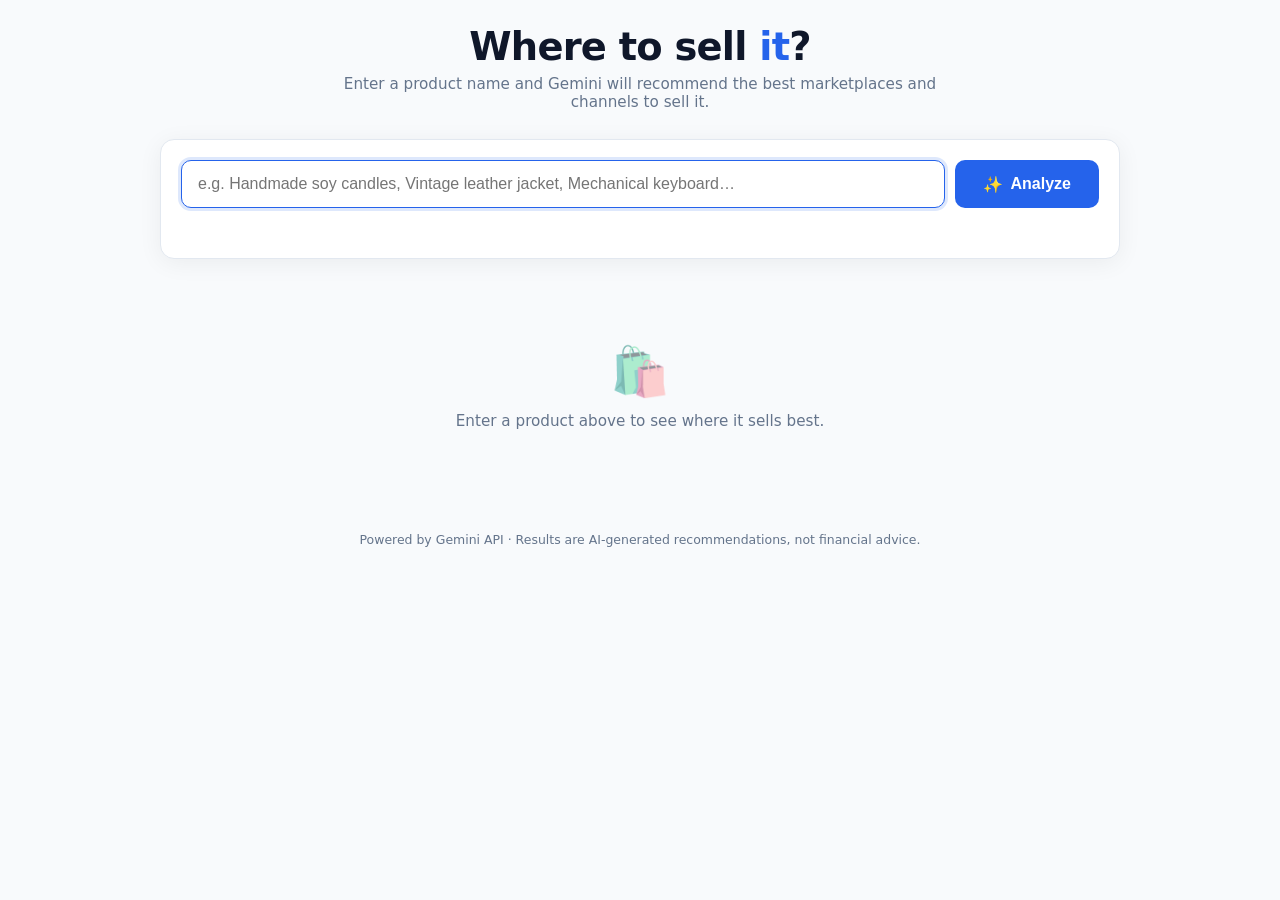
<file: index.html>
<!DOCTYPE html>
<html lang="en">
<head>
  <meta charset="UTF-8" />
  <meta name="viewport" content="width=device-width, initial-scale=1.0" />
  <title>Best Places to Sell · Gemini AI</title>
  <style>
    :root {
      --bg: #f8fafc;
      --card: #ffffff;
      --border: #e2e8f0;
      --text: #0f172a;
      --muted: #64748b;
      --accent: #2563eb;
      --accent-hover: #1d4ed8;
      --success: #10b981;
      --warning: #f59e0b;
      --danger: #ef4444;
      --radius: 14px;
      --shadow: 0 4px 24px rgba(0, 0, 0, 0.06);
    }
    * { box-sizing: border-box; margin: 0; padding: 0; }
    body {
      font-family: system-ui, -apple-system, 'Segoe UI', Roboto, sans-serif;
      background: var(--bg);
      color: var(--text);
      min-height: 100vh;
      display: flex;
      flex-direction: column;
      align-items: center;
      padding: 24px 16px 64px;
    }
    .app { width: 100%; max-width: 960px; }
    header { text-align: center; margin-bottom: 28px; }
    header h1 {
      font-size: clamp(1.6rem, 4vw, 2.4rem);
      font-weight: 700;
      letter-spacing: -0.02em;
      margin-bottom: 6px;
    }
    header h1 span { color: var(--accent); }
    header p {
      color: var(--muted);
      font-size: 0.95rem;
      max-width: 600px;
      margin: 0 auto;
    }
    .input-card {
      background: var(--card);
      border: 1px solid var(--border);
      border-radius: var(--radius);
      box-shadow: var(--shadow);
      padding: 20px;
      margin-bottom: 24px;
    }
    .input-row { display: flex; gap: 10px; flex-wrap: wrap; }
    .input-row input {
      flex: 1 1 240px;
      padding: 14px 16px;
      border: 1px solid var(--border);
      border-radius: 10px;
      font-size: 1rem;
      outline: none;
      transition: border-color 0.2s, box-shadow 0.2s;
      background: #fff;
    }
    .input-row input:focus {
      border-color: var(--accent);
      box-shadow: 0 0 0 3px rgba(37, 99, 235, 0.15);
    }
    .input-row button {
      padding: 14px 28px;
      background: var(--accent);
      color: #fff;
      border: none;
      border-radius: 10px;
      font-size: 1rem;
      font-weight: 600;
      cursor: pointer;
      transition: background 0.2s, transform 0.1s;
      display: inline-flex;
      align-items: center;
      gap: 8px;
      white-space: nowrap;
    }
    .input-row button:hover:not(:disabled) { background: var(--accent-hover); }
    .input-row button:active:not(:disabled) { transform: scale(0.98); }
    .input-row button:disabled { opacity: 0.6; cursor: not-allowed; }
    .spinner {
      width: 18px;
      height: 18px;
      border: 2.5px solid rgba(255, 255, 255, 0.3);
      border-top-color: #fff;
      border-radius: 50%;
      animation: spin 0.7s linear infinite;
    }
    @keyframes spin { to { transform: rotate(360deg); } }
    .status {
      margin-top: 12px;
      font-size: 0.88rem;
      min-height: 1.3em;
      display: flex;
      align-items: center;
      gap: 8px;
    }
    .status.error { color: var(--danger); }
    .status.success { color: var(--success); }
    .status.loading { color: var(--muted); }
    .results { display: flex; flex-direction: column; gap: 16px; }
    .result-card {
      background: var(--card);
      border: 1px solid var(--border);
      border-radius: var(--radius);
      box-shadow: var(--shadow);
      padding: 20px 22px;
      animation: fadeIn 0.35s ease;
    }
    @keyframes fadeIn {
      from { opacity: 0; transform: translateY(8px); }
      to { opacity: 1; transform: translateY(0); }
    }
    .platform-header {
      display: flex;
      align-items: flex-start;
      justify-content: space-between;
      gap: 12px;
      flex-wrap: wrap;
      margin-bottom: 10px;
    }
    .platform-header h3 { font-size: 1.15rem; font-weight: 700; }
    .badge {
      display: inline-block;
      padding: 4px 12px;
      border-radius: 999px;
      font-size: 0.78rem;
      font-weight: 600;
      letter-spacing: 0.02em;
      white-space: nowrap;
    }
    .badge.excellent { background: #d1fae5; color: #065f46; }
    .badge.good { background: #dbeafe; color: #1e40af; }
    .badge.fair { background: #fef3c7; color: #92400e; }
    .badge.poor { background: #fee2e2; color: #991b1b; }
    .reason {
      color: var(--muted);
      font-size: 0.92rem;
      line-height: 1.55;
      margin-bottom: 14px;
    }
    .meta-grid {
      display: grid;
      grid-template-columns: repeat(auto-fit, minmax(140px, 1fr));
      gap: 10px;
      font-size: 0.85rem;
    }
    .meta-item {
      background: #f1f5f9;
      border-radius: 8px;
      padding: 8px 12px;
    }
    .meta-item .label {
      color: var(--muted);
      font-size: 0.72rem;
      text-transform: uppercase;
      letter-spacing: 0.05em;
      margin-bottom: 2px;
    }
    .meta-item .value { font-weight: 600; color: var(--text); }
    .empty-state {
      text-align: center;
      padding: 60px 20px;
      color: var(--muted);
    }
    .empty-state .icon { font-size: 3rem; margin-bottom: 12px; opacity: 0.5; }
    .empty-state p { font-size: 0.95rem; }
    .error-panel {
      background: #fef2f2;
      border: 1px solid #fecaca;
      border-radius: var(--radius);
      padding: 20px;
      color: #991b1b;
    }
    .error-panel h4 { margin-bottom: 6px; font-size: 0.95rem; }
    .error-panel p { font-size: 0.88rem; line-height: 1.5; margin-bottom: 10px; }
    .error-panel details { margin-top: 10px; }
    .error-panel summary {
      cursor: pointer;
      font-size: 0.82rem;
      color: #7f1d1d;
      font-weight: 600;
      user-select: none;
    }
    .error-panel pre {
      margin-top: 8px;
      background: #1e293b;
      color: #e2e8f0;
      padding: 12px;
      border-radius: 8px;
      font-size: 0.75rem;
      line-height: 1.45;
      overflow-x: auto;
      max-height: 260px;
      overflow-y: auto;
      white-space: pre-wrap;
      word-break: break-word;
    }
    .skeleton {
      background: linear-gradient(90deg, #e2e8f0 25%, #f1f5f9 50%, #e2e8f0 75%);
      background-size: 200% 100%;
      animation: shimmer 1.4s infinite;
      border-radius: 8px;
    }
    @keyframes shimmer { to { background-position: -200% 0; } }
    .skeleton-card { height: 160px; border-radius: var(--radius); }
    footer {
      margin-top: 40px;
      text-align: center;
      font-size: 0.78rem;
      color: var(--muted);
      line-height: 1.6;
    }
    @media (max-width: 480px) {
      .input-row button { width: 100%; justify-content: center; }
      .result-card { padding: 16px; }
    }
  </style>
</head>
<body>
  <div class="app">
    <header>
      <h1>Where to sell <span>it</span>?</h1>
      <p>Enter a product name and Gemini will recommend the best marketplaces and channels to sell it.</p>
    </header>

    <div class="input-card">
      <div class="input-row">
        <input
          type="text"
          id="productInput"
          placeholder="e.g. Handmade soy candles, Vintage leather jacket, Mechanical keyboard…"
          autocomplete="off"
          maxlength="200"
        />
        <button id="analyzeBtn">
          <span id="btnIcon">✨</span>
          <span id="btnText">Analyze</span>
        </button>
      </div>
      <div class="status" id="status"></div>
    </div>

    <div class="results" id="results">
      <div class="empty-state">
        <div class="icon">🛍️</div>
        <p>Enter a product above to see where it sells best.</p>
      </div>
    </div>

    <footer>
      Powered by Gemini API · Results are AI-generated recommendations, not financial advice.
    </footer>
  </div>

  <script>
    // =========================================================================
    // CONFIG
    // =========================================================================
    const API_KEY = 'AQ.Ab8RN6J23FGLsX4ccq2I4tjK20dOPUkNWz7Ii5lp12i1VFZeug';
    const MODELS = ['gemini-2.5-flash', 'gemini-2.0-flash', 'gemini-1.5-flash'];

    const RESPONSE_SCHEMA = {
      type: 'object',
      properties: {
        recommendations: {
          type: 'array',
          items: {
            type: 'object',
            properties: {
              platform:   { type: 'string' },
              matchScore: { type: 'string', enum: ['Excellent', 'Good', 'Fair', 'Poor'] },
              reason:     { type: 'string' },
              audience:   { type: 'string' },
              fees:       { type: 'string' },
              bestFor:    { type: 'string' },
              tip:        { type: 'string' }
            },
            required: ['platform', 'matchScore', 'reason', 'audience', 'fees', 'bestFor', 'tip']
          }
        }
      },
      required: ['recommendations']
    };

    // =========================================================================
    // DOM
    // =========================================================================
    const inputEl    = document.getElementById('productInput');
    const analyzeBtn = document.getElementById('analyzeBtn');
    const btnText    = document.getElementById('btnText');
    const btnIcon    = document.getElementById('btnIcon');
    const statusEl   = document.getElementById('status');
    const resultsEl  = document.getElementById('results');

    // =========================================================================
    // PROMPT
    // =========================================================================
    function buildPrompt(productName) {
      return `You are an expert e-commerce strategy consultant. A user wants to know the BEST places to sell the following product:

"${productName}"

Recommend 5–7 selling platforms / channels. For EACH one, return:
- platform (name)
- matchScore: exactly one of "Excellent", "Good", "Fair", "Poor"
- reason (1–2 sentences why it fits or doesn't fit this product)
- audience (who shops there)
- fees (typical fee structure, e.g. "10–15% commission", "No listing fee", "Subscription + fees")
- bestFor (short phrase, e.g. "Handmade & unique items")
- tip (one actionable tip for selling this product there)

Return ONLY the JSON object with a "recommendations" array. No markdown, no code fences, no commentary.`;
    }

    // =========================================================================
    // JSON EXTRACTION (robust)
    // =========================================================================
    function parseJsonResponse(text) {
      let s = String(text || '').trim();
      if (!s) throw new Error('Empty response text');

      // Strip markdown code fences if present
      s = s.replace(/^```(?:json)?\s*/i, '').replace(/```\s*$/i, '').trim();

      // 1. Try direct parse
      let parsed;
      try {
        parsed = JSON.parse(s);
      } catch (_) { /* fall through */ }

      // 2. Try object slice { ... }
      if (parsed === undefined) {
        const start = s.indexOf('{');
        const end = s.lastIndexOf('}');
        if (start !== -1 && end > start) {
          try { parsed = JSON.parse(s.slice(start, end + 1)); } catch (_) {}
        }
      }

      // 3. Try array slice [ ... ]
      if (parsed === undefined) {
        const aStart = s.indexOf('[');
        const aEnd = s.lastIndexOf(']');
        if (aStart !== -1 && aEnd > aStart) {
          try { parsed = { recommendations: JSON.parse(s.slice(aStart, aEnd + 1)) }; } catch (_) {}
        }
      }

      if (parsed === undefined) {
        throw new Error('Could not extract JSON from model output');
      }

      if (Array.isArray(parsed)) parsed = { recommendations: parsed };

      if (!parsed || !Array.isArray(parsed.recommendations)) {
        throw new Error('JSON is missing "recommendations" array');
      }

      // Normalize
      parsed.recommendations = parsed.recommendations
        .filter(r => r && typeof r === 'object')
        .map(r => ({
          platform:   String(r.platform   || 'Unknown'),
          matchScore: String(r.matchScore || 'Fair'),
          reason:     String(r.reason     || ''),
          audience:   String(r.audience   || ''),
          fees:       String(r.fees       || ''),
          bestFor:    String(r.bestFor    || ''),
          tip:        String(r.tip        || '')
        }));

      return parsed;
    }

    // =========================================================================
    // SINGLE API CALL
    // =========================================================================
    async function callGeminiOnce(productName, model, useSchema) {
      const url = `https://generativelanguage.googleapis.com/v1beta/models/${model}:generateContent`;

      const genConfig = {
        temperature: 0.7,
        maxOutputTokens: 4096,
        responseMimeType: 'application/json'
      };
      if (useSchema) genConfig.responseSchema = RESPONSE_SCHEMA;

      const body = {
        contents: [{ role: 'user', parts: [{ text: buildPrompt(productName) }] }],
        generationConfig: genConfig
      };

      const res = await fetch(url, {
        method: 'POST',
        headers: {
          'Content-Type': 'application/json',
          'x-goog-api-key': API_KEY
        },
        body: JSON.stringify(body)
      });

      const rawText = await res.text();

      if (!res.ok) {
        let msg = `HTTP ${res.status}`;
        try {
          const errJson = JSON.parse(rawText);
          if (errJson?.error?.message) msg += `: ${errJson.error.message}`;
        } catch (_) {
          if (rawText) msg += `: ${rawText.slice(0, 200)}`;
        }
        const err = new Error(msg);
        err.raw = rawText;
        throw err;
      }

      let data;
      try { data = JSON.parse(rawText); } catch (_) {
        const err = new Error('API returned non-JSON envelope');
        err.raw = rawText;
        throw err;
      }

      const candidate = data?.candidates?.[0];
      const finishReason = candidate?.finishReason || 'unknown';

      const parts = candidate?.content?.parts || [];
      const text = parts.map(p => p.text || '').join('').trim();

      if (!text) {
        const blockReason = data?.promptFeedback?.blockReason;
        const err = new Error(
          blockReason
            ? `Prompt blocked: ${blockReason}`
            : `Empty response from model (finishReason: ${finishReason})`
        );
        err.raw = rawText;
        throw err;
      }

      return { text, finishReason, raw: rawText };
    }

    // =========================================================================
    // MAIN CALL (with multi-model + multi-config fallback)
    // =========================================================================
    let lastDebugRaw = '';

    async function callGemini(productName) {
      const attempts = [];
      let lastRaw = '';

      for (const model of MODELS) {
        for (const useSchema of [true, false]) {
          const label = `${model} / schema:${useSchema}`;
          try {
            const { text, finishReason, raw } = await callGeminiOnce(productName, model, useSchema);
            lastRaw = raw;
            const parsed = parseJsonResponse(text);
            console.log(`[OK] ${label} · finishReason=${finishReason}`);
            return parsed.recommendations;
          } catch (e) {
            lastRaw = e.raw || lastRaw;
            attempts.push(`${label} → ${e.message}`);
            console.warn(`[FAIL] ${label} → ${e.message}`);
          }
        }
      }

      lastDebugRaw = lastRaw;
      const err = new Error('All Gemini attempts failed.');
      err.details = attempts;
      throw err;
    }

    // =========================================================================
    // UI HELPERS
    // =========================================================================
    function setStatus(message, type = '') {
      statusEl.textContent = message;
      statusEl.className = 'status' + (type ? ' ' + type : '');
    }

    function setLoading(isLoading) {
      analyzeBtn.disabled = isLoading;
      inputEl.disabled = isLoading;

      if (isLoading) {
        btnIcon.style.display = 'none';
        btnText.textContent = 'Analyzing…';
        if (!analyzeBtn.querySelector('.spinner')) {
          const spinner = document.createElement('span');
          spinner.className = 'spinner';
          analyzeBtn.prepend(spinner);
        }
      } else {
        const spinner = analyzeBtn.querySelector('.spinner');
        if (spinner) spinner.remove();
        btnIcon.style.display = '';
        btnText.textContent = 'Analyze';
      }
    }

    function scoreBadgeClass(score) {
      switch (String(score).toLowerCase()) {
        case 'excellent': return 'excellent';
        case 'good':      return 'good';
        case 'fair':      return 'fair';
        default:          return 'poor';
      }
    }

    function escapeHtml(str) {
      return String(str)
        .replace(/&/g, '&amp;')
        .replace(/</g, '&lt;')
        .replace(/>/g, '&gt;')
        .replace(/"/g, '&quot;')
        .replace(/'/g, '&#39;');
    }

    function renderSkeletons() {
      resultsEl.innerHTML = '';
      for (let i = 0; i < 3; i++) {
        const sk = document.createElement('div');
        sk.className = 'skeleton skeleton-card';
        resultsEl.appendChild(sk);
      }
    }

    function renderResults(recommendations) {
      resultsEl.innerHTML = '';

      if (!recommendations.length) {
        resultsEl.innerHTML = `
          <div class="empty-state">
            <div class="icon">🤔</div>
            <p>No recommendations returned. Try a different product name.</p>
          </div>`;
        return;
      }

      recommendations.forEach((rec, idx) => {
        const card = document.createElement('div');
        card.className = 'result-card';
        card.style.animationDelay = `${idx * 0.05}s`;
        const badgeClass = scoreBadgeClass(rec.matchScore);

        card.innerHTML = `
          <div class="platform-header">
            <h3>${escapeHtml(rec.platform)}</h3>
            <span class="badge ${badgeClass}">${escapeHtml(rec.matchScore)}</span>
          </div>
          <p class="reason">${escapeHtml(rec.reason)}</p>
          <div class="meta-grid">
            <div class="meta-item">
              <div class="label">Audience</div>
              <div class="value">${escapeHtml(rec.audience || '—')}</div>
            </div>
            <div class="meta-item">
              <div class="label">Fees</div>
              <div class="value">${escapeHtml(rec.fees || '—')}</div>
            </div>
            <div class="meta-item">
              <div class="label">Best For</div>
              <div class="value">${escapeHtml(rec.bestFor || '—')}</div>
            </div>
            <div class="meta-item">
              <div class="label">💡 Tip</div>
              <div class="value">${escapeHtml(rec.tip || '—')}</div>
            </div>
          </div>
        `;
        resultsEl.appendChild(card);
      });
    }

    function renderError(message, details, raw) {
      resultsEl.innerHTML = '';
      const panel = document.createElement('div');
      panel.className = 'error-panel';

      const detailsHtml = details && details.length
        ? `<details><summary>Attempt log (${details.length} tries)</summary><pre>${escapeHtml(details.join('\n'))}</pre></details>`
        : '';

      const rawHtml = raw
        ? `<details><summary>Show raw API response</summary><pre>${escapeHtml(raw.slice(0, 5000))}</pre></details>`
        : '';

      panel.innerHTML = `
        <h4>⚠️ Couldn't get a valid response</h4>
        <p>${escapeHtml(message)}</p>
        ${detailsHtml}
        ${rawHtml}
      `;
      resultsEl.appendChild(panel);
    }

    // =========================================================================
    // MAIN HANDLER
    // =========================================================================
    async function handleAnalyze() {
      const productName = inputEl.value.trim();
      if (!productName) {
        setStatus('Please enter a product name.', 'error');
        inputEl.focus();
        return;
      }

      setLoading(true);
      setStatus('Asking Gemini where this sells best…', 'loading');
      renderSkeletons();

      try {
        const recommendations = await callGemini(productName);
        renderResults(recommendations);
        setStatus(`Found ${recommendations.length} selling channels for “${productName}”.`, 'success');
      } catch (err) {
        console.error('Gemini failed:', err);
        renderError(
          err.message || 'Something went wrong. Please try again.',
          err.details || [],
          lastDebugRaw
        );
        setStatus('Request failed — see details below.', 'error');
      } finally {
        setLoading(false);
      }
    }

    // =========================================================================
    // EVENTS
    // =========================================================================
    analyzeBtn.addEventListener('click', handleAnalyze);
    inputEl.addEventListener('keydown', (e) => {
      if (e.key === 'Enter') {
        e.preventDefault();
        handleAnalyze();
      }
    });
    window.addEventListener('load', () => inputEl.focus());
  </script>
</body>
</html>
</file>
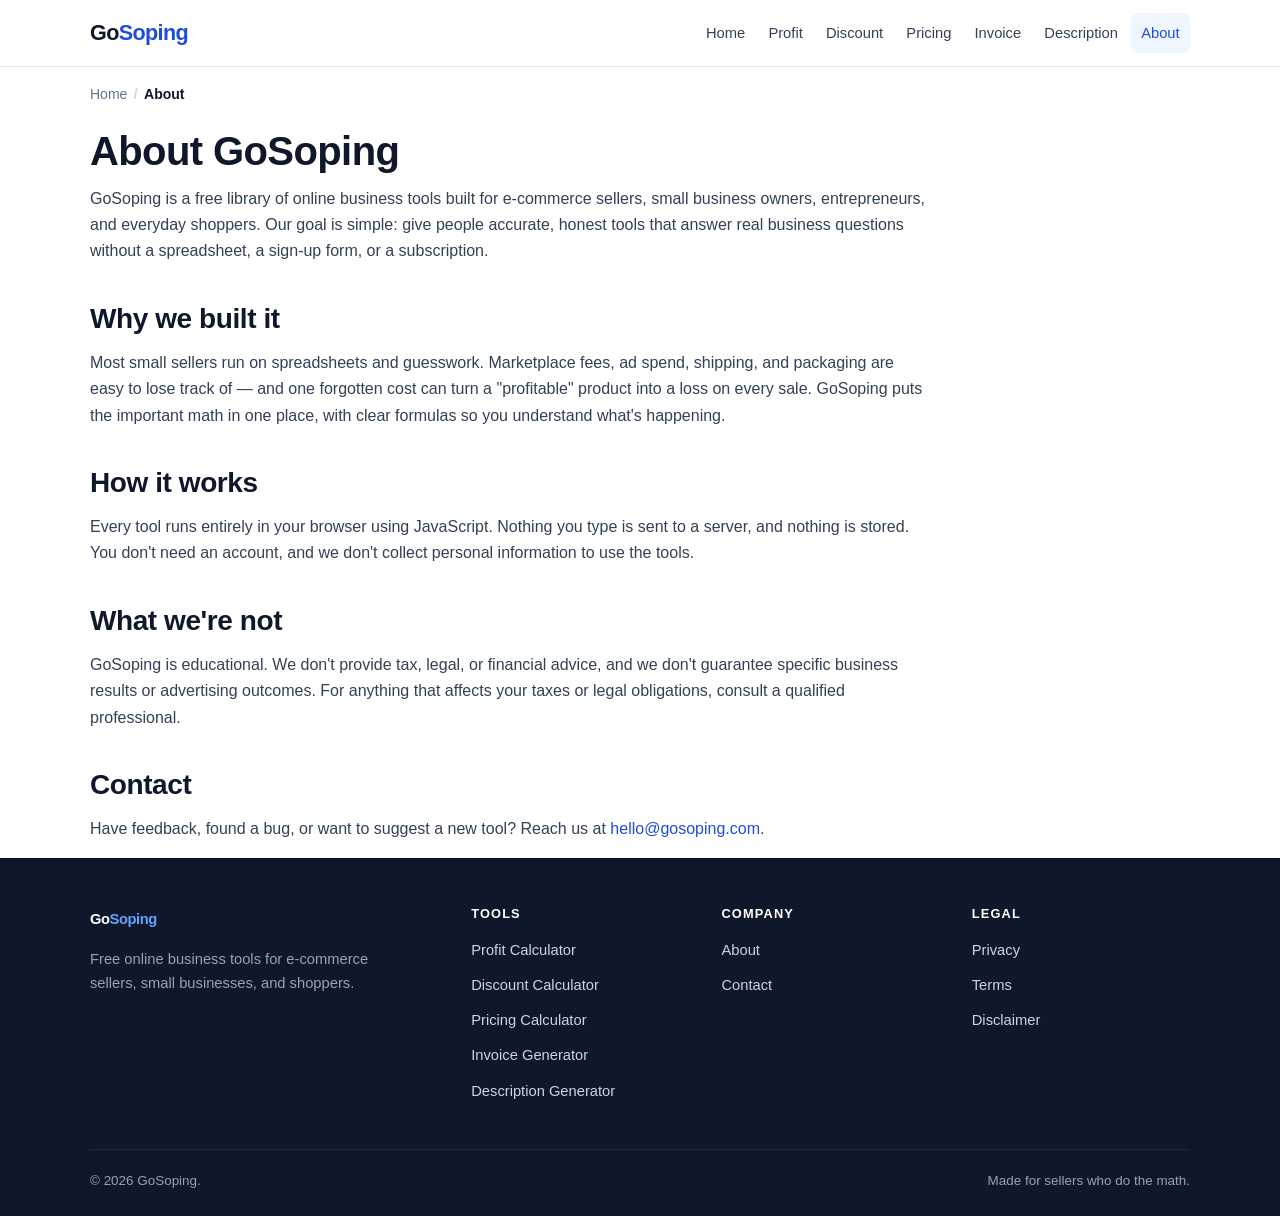
<file: pages/about.html>
<!DOCTYPE html>
<html lang="en">
<head>
<meta charset="UTF-8">
  <meta name="google-adsense-account" content="ca-pub-9892746526732199">
<meta name="viewport" content="width=device-width, initial-scale=1">
<meta name="theme-color" content="#1d4ed8">
<meta name="robots" content="index, follow">
<title>About GoSoping</title>
<meta name="description" content="Learn about GoSoping, our free business tools for e-commerce sellers, and how we handle privacy — all tools run in your browser.">
<link rel="canonical" href="https://gosoping.com/pages/about.html">
<meta property="og:type" content="website">
<meta property="og:site_name" content="GoSoping">
<meta property="og:title" content="About GoSoping">
<meta property="og:description" content="Learn about GoSoping and our free business tools.">
<meta property="og:url" content="https://gosoping.com/pages/about.html">
<meta property="og:image" content="https://gosoping.com/assets/images/og.png">
<meta name="twitter:card" content="summary_large_image">
<link rel="icon" href="data:image/svg+xml,%3Csvg xmlns='http://www.w3.org/2000/svg' viewBox='0 0 64 64'%3E%3Crect width='64' height='64' rx='14' fill='%231d4ed8'/%3E%3Ctext x='32' y='44' font-family='Arial' font-size='34' font-weight='bold' fill='white' text-anchor='middle'%3EG%3C/text%3E%3C/svg%3E">
<link rel="stylesheet" href="../assets/css/style.css">
</head>
<body>
<a href="#main" class="skip-link">Skip to main content</a>
<header class="site-header">
  <div class="container header-inner">
    <a href="../index.html" class="logo" aria-label="GoSoping home">Go<span>Soping</span></a>
    <button id="navToggle" class="nav-toggle" aria-expanded="false" aria-controls="primaryNav" aria-label="Toggle menu"><span></span><span></span><span></span></button>
    <nav id="primaryNav" class="site-nav" aria-label="Primary">
      <ul>
        <li><a href="../index.html">Home</a></li>
        <li><a href="../tools/profit-calculator.html">Profit</a></li>
        <li><a href="../tools/discount-calculator.html">Discount</a></li>
        <li><a href="../tools/pricing-calculator.html">Pricing</a></li>
        <li><a href="../tools/invoice-generator.html">Invoice</a></li>
        <li><a href="../tools/product-description-generator.html">Description</a></li>
        <li><a href="about.html" aria-current="page">About</a></li>
      </ul>
    </nav>
  </div>
</header>
<main id="main">
  <div class="container">
    <nav class="breadcrumbs" aria-label="Breadcrumb"><ol><li><a href="../index.html">Home</a></li><li aria-current="page">About</li></ol></nav>
    <div class="page-head"><h1>About GoSoping</h1></div>
    <article class="prose">
      <p>GoSoping is a free library of online business tools built for e-commerce sellers, small business owners, entrepreneurs, and everyday shoppers. Our goal is simple: give people accurate, honest tools that answer real business questions without a spreadsheet, a sign-up form, or a subscription.</p>
      <h2>Why we built it</h2>
      <p>Most small sellers run on spreadsheets and guesswork. Marketplace fees, ad spend, shipping, and packaging are easy to lose track of — and one forgotten cost can turn a "profitable" product into a loss on every sale. GoSoping puts the important math in one place, with clear formulas so you understand what's happening.</p>
      <h2>How it works</h2>
      <p>Every tool runs entirely in your browser using JavaScript. Nothing you type is sent to a server, and nothing is stored. You don't need an account, and we don't collect personal information to use the tools.</p>
      <h2>What we're not</h2>
      <p>GoSoping is educational. We don't provide tax, legal, or financial advice, and we don't guarantee specific business results or advertising outcomes. For anything that affects your taxes or legal obligations, consult a qualified professional.</p>
      <h2>Contact</h2>
      <p>Have feedback, found a bug, or want to suggest a new tool? Reach us at <a href="mailto:hello@gosoping.com">hello@gosoping.com</a>.</p>
    </article>
  </div>
</main>
<footer class="site-footer">
  <div class="container">
    <div class="footer-grid">
      <div class="footer-brand"><a href="../index.html" class="logo">Go<span style="color:#60a5fa">Soping</span></a><p>Free online business tools for e-commerce sellers, small businesses, and shoppers.</p></div>
      <div><h3>Tools</h3><ul>
        <li><a href="../tools/profit-calculator.html">Profit Calculator</a></li>
        <li><a href="../tools/discount-calculator.html">Discount Calculator</a></li>
        <li><a href="../tools/pricing-calculator.html">Pricing Calculator</a></li>
        <li><a href="../tools/invoice-generator.html">Invoice Generator</a></li>
        <li><a href="../tools/product-description-generator.html">Description Generator</a></li>
      </ul></div>
      <div><h3>Company</h3><ul><li><a href="about.html">About</a></li><li><a href="contact.html">Contact</a></li></ul></div>
      <div><h3>Legal</h3><ul><li><a href="privacy-policy.html">Privacy</a></li><li><a href="terms.html">Terms</a></li><li><a href="disclaimer.html">Disclaimer</a></li></ul></div>
    </div>
    <div class="footer-bottom"><p>&copy; <span id="year">2026</span> GoSoping.</p><p>Made for sellers who do the math.</p></div>
  </div>
</footer>
<script src="../assets/js/main.js" defer></script>
</body>
</html>
</file>
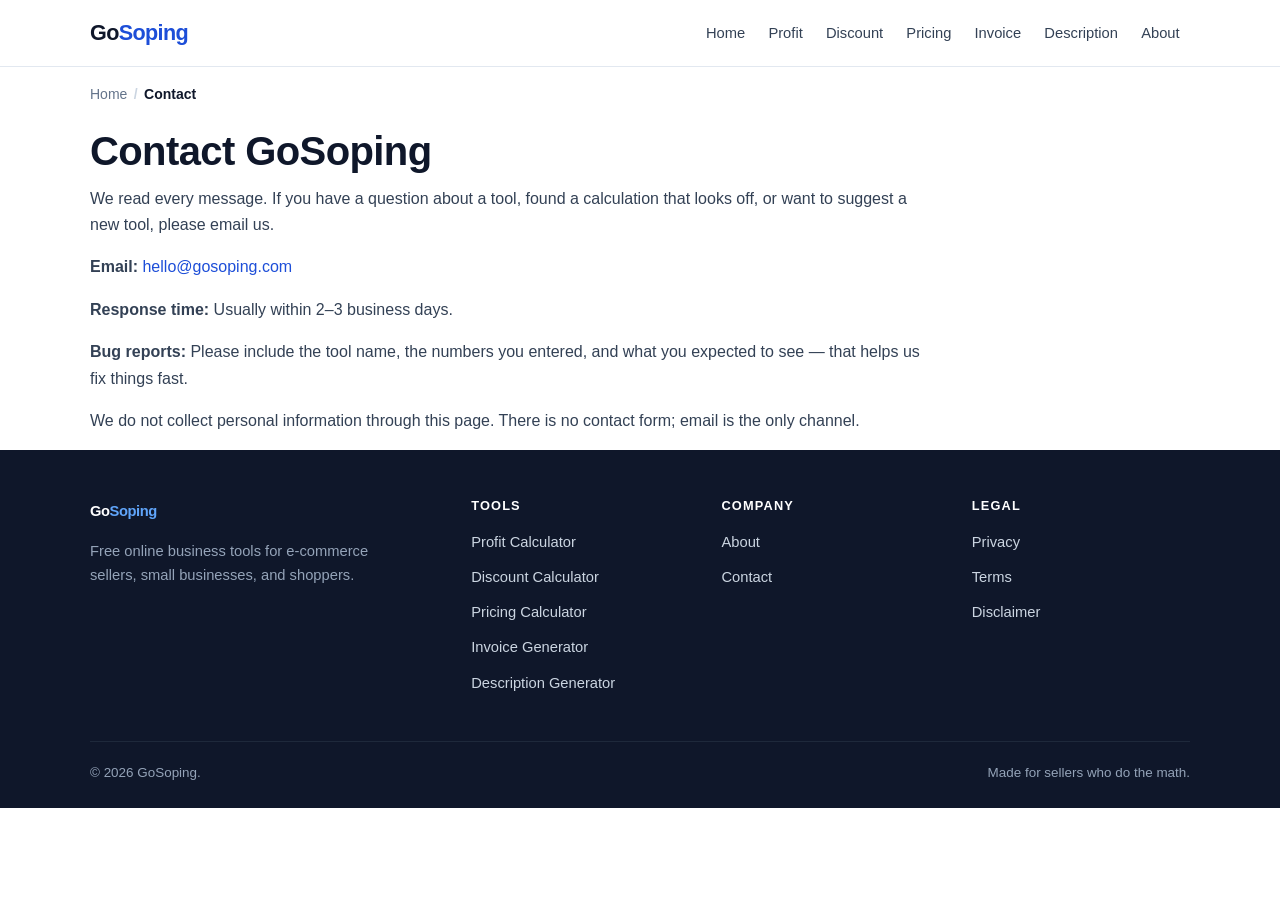
<file: pages/contact.html>
<!DOCTYPE html>
<html lang="en">
<head>
<meta charset="UTF-8">
  <meta name="google-adsense-account" content="ca-pub-9892746526732199">
<meta name="viewport" content="width=device-width, initial-scale=1">
<meta name="theme-color" content="#1d4ed8">
<meta name="robots" content="index, follow">
<title>Contact GoSoping</title>
<meta name="description" content="Get in touch with GoSoping — feedback, bug reports, and tool suggestions. We read every message.">
<link rel="canonical" href="https://gosoping.com/pages/contact.html">
<meta property="og:type" content="website">
<meta property="og:site_name" content="GoSoping">
<meta property="og:title" content="Contact GoSoping">
<meta property="og:description" content="Get in touch with GoSoping.">
<meta property="og:url" content="https://gosoping.com/pages/contact.html">
<meta property="og:image" content="https://gosoping.com/assets/images/og.png">
<meta name="twitter:card" content="summary_large_image">
<link rel="icon" href="data:image/svg+xml,%3Csvg xmlns='http://www.w3.org/2000/svg' viewBox='0 0 64 64'%3E%3Crect width='64' height='64' rx='14' fill='%231d4ed8'/%3E%3Ctext x='32' y='44' font-family='Arial' font-size='34' font-weight='bold' fill='white' text-anchor='middle'%3EG%3C/text%3E%3C/svg%3E">
<link rel="stylesheet" href="../assets/css/style.css">
</head>
<body>
<a href="#main" class="skip-link">Skip to main content</a>
<header class="site-header">
  <div class="container header-inner">
    <a href="../index.html" class="logo" aria-label="GoSoping home">Go<span>Soping</span></a>
    <button id="navToggle" class="nav-toggle" aria-expanded="false" aria-controls="primaryNav" aria-label="Toggle menu"><span></span><span></span><span></span></button>
    <nav id="primaryNav" class="site-nav" aria-label="Primary">
      <ul>
        <li><a href="../index.html">Home</a></li>
        <li><a href="../tools/profit-calculator.html">Profit</a></li>
        <li><a href="../tools/discount-calculator.html">Discount</a></li>
        <li><a href="../tools/pricing-calculator.html">Pricing</a></li>
        <li><a href="../tools/invoice-generator.html">Invoice</a></li>
        <li><a href="../tools/product-description-generator.html">Description</a></li>
        <li><a href="about.html">About</a></li>
      </ul>
    </nav>
  </div>
</header>
<main id="main">
  <div class="container">
    <nav class="breadcrumbs" aria-label="Breadcrumb"><ol><li><a href="../index.html">Home</a></li><li aria-current="page">Contact</li></ol></nav>
    <div class="page-head"><h1>Contact GoSoping</h1></div>
    <article class="prose">
      <p>We read every message. If you have a question about a tool, found a calculation that looks off, or want to suggest a new tool, please email us.</p>
      <p><strong>Email:</strong> <a href="mailto:hello@gosoping.com">hello@gosoping.com</a></p>
      <p><strong>Response time:</strong> Usually within 2–3 business days.</p>
      <p><strong>Bug reports:</strong> Please include the tool name, the numbers you entered, and what you expected to see — that helps us fix things fast.</p>
      <p>We do not collect personal information through this page. There is no contact form; email is the only channel.</p>
    </article>
  </div>
</main>
<footer class="site-footer">
  <div class="container">
    <div class="footer-grid">
      <div class="footer-brand"><a href="../index.html" class="logo">Go<span style="color:#60a5fa">Soping</span></a><p>Free online business tools for e-commerce sellers, small businesses, and shoppers.</p></div>
      <div><h3>Tools</h3><ul>
        <li><a href="../tools/profit-calculator.html">Profit Calculator</a></li>
        <li><a href="../tools/discount-calculator.html">Discount Calculator</a></li>
        <li><a href="../tools/pricing-calculator.html">Pricing Calculator</a></li>
        <li><a href="../tools/invoice-generator.html">Invoice Generator</a></li>
        <li><a href="../tools/product-description-generator.html">Description Generator</a></li>
      </ul></div>
      <div><h3>Company</h3><ul><li><a href="about.html">About</a></li><li><a href="contact.html">Contact</a></li></ul></div>
      <div><h3>Legal</h3><ul><li><a href="privacy-policy.html">Privacy</a></li><li><a href="terms.html">Terms</a></li><li><a href="disclaimer.html">Disclaimer</a></li></ul></div>
    </div>
    <div class="footer-bottom"><p>&copy; <span id="year">2026</span> GoSoping.</p><p>Made for sellers who do the math.</p></div>
  </div>
</footer>
<script src="../assets/js/main.js" defer></script>
</body>
</html>
</file>
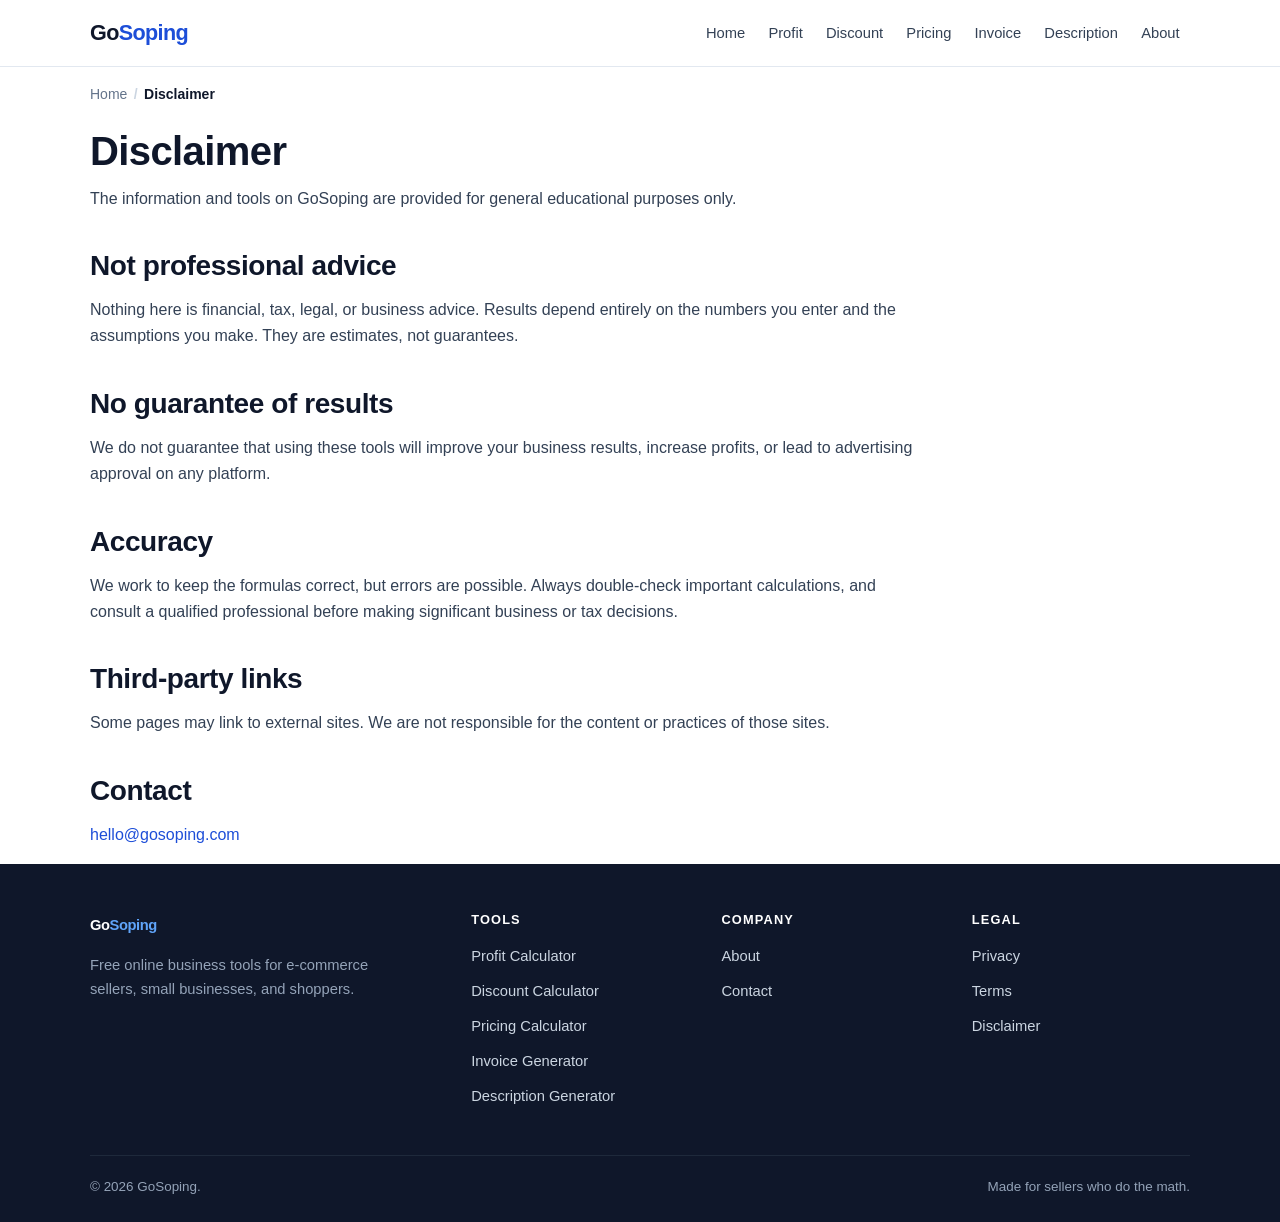
<file: pages/disclaimer.html>
<!DOCTYPE html>
<html lang="en">
<head>
<meta charset="UTF-8">
  <meta name="google-adsense-account" content="ca-pub-9892746526732199">
<meta name="viewport" content="width=device-width, initial-scale=1">
<meta name="theme-color" content="#1d4ed8">
<meta name="robots" content="index, follow">
<title>Disclaimer | GoSoping</title>
<meta name="description" content="Disclaimer for the educational business tools and content on GoSoping. Not financial, tax, or legal advice.">
<link rel="canonical" href="https://gosoping.com/pages/disclaimer.html">
<meta property="og:type" content="website">
<meta property="og:site_name" content="GoSoping">
<meta property="og:title" content="Disclaimer | GoSoping">
<meta property="og:description" content="Disclaimer for GoSoping.">
<meta property="og:url" content="https://gosoping.com/pages/disclaimer.html">
<meta property="og:image" content="https://gosoping.com/assets/images/og.png">
<meta name="twitter:card" content="summary_large_image">
<link rel="icon" href="data:image/svg+xml,%3Csvg xmlns='http://www.w3.org/2000/svg' viewBox='0 0 64 64'%3E%3Crect width='64' height='64' rx='14' fill='%231d4ed8'/%3E%3Ctext x='32' y='44' font-family='Arial' font-size='34' font-weight='bold' fill='white' text-anchor='middle'%3EG%3C/text%3E%3C/svg%3E">
<link rel="stylesheet" href="../assets/css/style.css">
</head>
<body>
<a href="#main" class="skip-link">Skip to main content</a>
<header class="site-header">
  <div class="container header-inner">
    <a href="../index.html" class="logo" aria-label="GoSoping home">Go<span>Soping</span></a>
    <button id="navToggle" class="nav-toggle" aria-expanded="false" aria-controls="primaryNav" aria-label="Toggle menu"><span></span><span></span><span></span></button>
    <nav id="primaryNav" class="site-nav" aria-label="Primary">
      <ul>
        <li><a href="../index.html">Home</a></li>
        <li><a href="../tools/profit-calculator.html">Profit</a></li>
        <li><a href="../tools/discount-calculator.html">Discount</a></li>
        <li><a href="../tools/pricing-calculator.html">Pricing</a></li>
        <li><a href="../tools/invoice-generator.html">Invoice</a></li>
        <li><a href="../tools/product-description-generator.html">Description</a></li>
        <li><a href="about.html">About</a></li>
      </ul>
    </nav>
  </div>
</header>
<main id="main">
  <div class="container">
    <nav class="breadcrumbs" aria-label="Breadcrumb"><ol><li><a href="../index.html">Home</a></li><li aria-current="page">Disclaimer</li></ol></nav>
    <div class="page-head"><h1>Disclaimer</h1></div>
    <article class="prose">
      <p>The information and tools on GoSoping are provided for general educational purposes only.</p>
      <h2>Not professional advice</h2>
      <p>Nothing here is financial, tax, legal, or business advice. Results depend entirely on the numbers you enter and the assumptions you make. They are estimates, not guarantees.</p>
      <h2>No guarantee of results</h2>
      <p>We do not guarantee that using these tools will improve your business results, increase profits, or lead to advertising approval on any platform.</p>
      <h2>Accuracy</h2>
      <p>We work to keep the formulas correct, but errors are possible. Always double-check important calculations, and consult a qualified professional before making significant business or tax decisions.</p>
      <h2>Third-party links</h2>
      <p>Some pages may link to external sites. We are not responsible for the content or practices of those sites.</p>
      <h2>Contact</h2>
      <p><a href="mailto:hello@gosoping.com">hello@gosoping.com</a></p>
    </article>
  </div>
</main>
<footer class="site-footer">
  <div class="container">
    <div class="footer-grid">
      <div class="footer-brand"><a href="../index.html" class="logo">Go<span style="color:#60a5fa">Soping</span></a><p>Free online business tools for e-commerce sellers, small businesses, and shoppers.</p></div>
      <div><h3>Tools</h3><ul>
        <li><a href="../tools/profit-calculator.html">Profit Calculator</a></li>
        <li><a href="../tools/discount-calculator.html">Discount Calculator</a></li>
        <li><a href="../tools/pricing-calculator.html">Pricing Calculator</a></li>
        <li><a href="../tools/invoice-generator.html">Invoice Generator</a></li>
        <li><a href="../tools/product-description-generator.html">Description Generator</a></li>
      </ul></div>
      <div><h3>Company</h3><ul><li><a href="about.html">About</a></li><li><a href="contact.html">Contact</a></li></ul></div>
      <div><h3>Legal</h3><ul><li><a href="privacy-policy.html">Privacy</a></li><li><a href="terms.html">Terms</a></li><li><a href="disclaimer.html">Disclaimer</a></li></ul></div>
    </div>
    <div class="footer-bottom"><p>&copy; <span id="year">2026</span> GoSoping.</p><p>Made for sellers who do the math.</p></div>
  </div>
</footer>
<script src="../assets/js/main.js" defer></script>
</body>
</html>
</file>
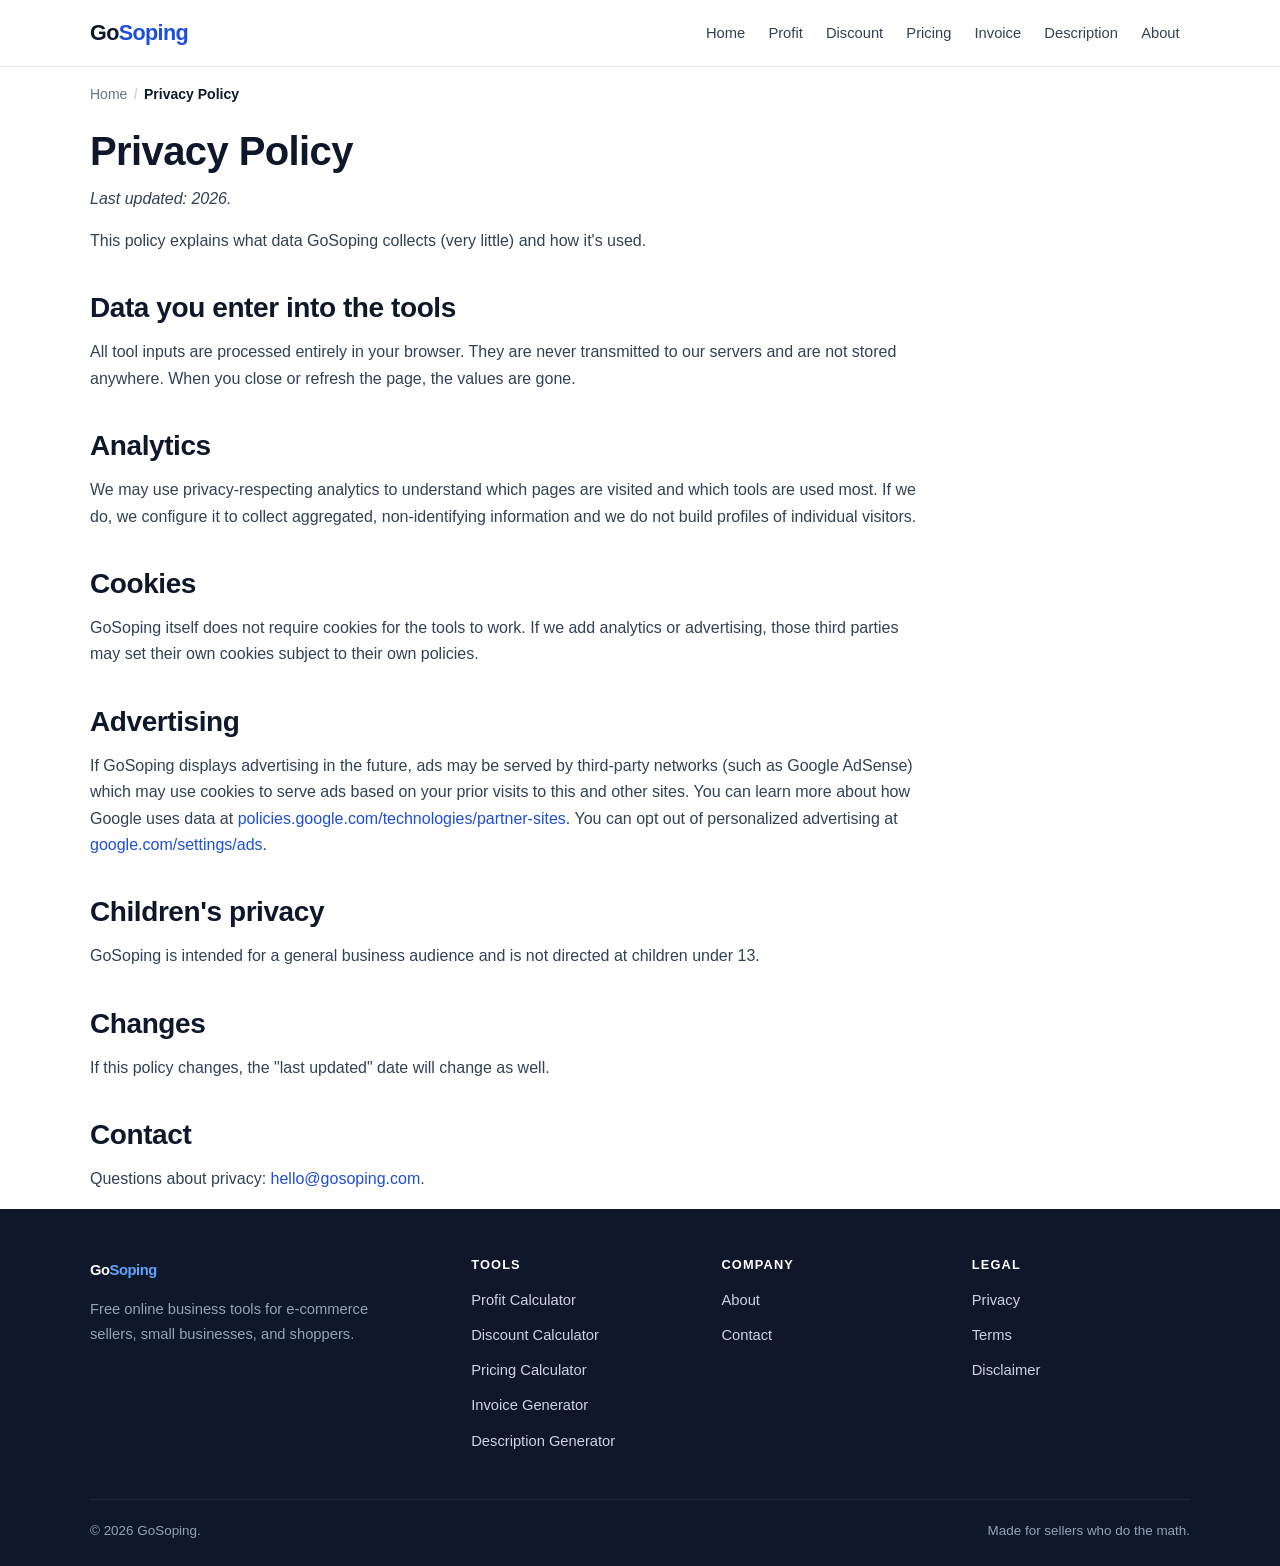
<file: pages/privacy-policy.html>
<!DOCTYPE html>
<html lang="en">
<head>
<meta charset="UTF-8">
  <meta name="google-adsense-account" content="ca-pub-9892746526732199">
<meta name="viewport" content="width=device-width, initial-scale=1">
<meta name="theme-color" content="#1d4ed8">
<meta name="robots" content="index, follow">
<title>Privacy Policy | GoSoping</title>
<meta name="description" content="How GoSoping handles your data. All tool input stays in your browser. No accounts, no tracking of calculator inputs.">
<link rel="canonical" href="https://gosoping.com/pages/privacy-policy.html">
<meta property="og:type" content="website">
<meta property="og:site_name" content="GoSoping">
<meta property="og:title" content="Privacy Policy | GoSoping">
<meta property="og:description" content="How GoSoping handles your data.">
<meta property="og:url" content="https://gosoping.com/pages/privacy-policy.html">
<meta property="og:image" content="https://gosoping.com/assets/images/og.png">
<meta name="twitter:card" content="summary_large_image">
<link rel="icon" href="data:image/svg+xml,%3Csvg xmlns='http://www.w3.org/2000/svg' viewBox='0 0 64 64'%3E%3Crect width='64' height='64' rx='14' fill='%231d4ed8'/%3E%3Ctext x='32' y='44' font-family='Arial' font-size='34' font-weight='bold' fill='white' text-anchor='middle'%3EG%3C/text%3E%3C/svg%3E">
<link rel="stylesheet" href="../assets/css/style.css">
</head>
<body>
<a href="#main" class="skip-link">Skip to main content</a>
<header class="site-header">
  <div class="container header-inner">
    <a href="../index.html" class="logo" aria-label="GoSoping home">Go<span>Soping</span></a>
    <button id="navToggle" class="nav-toggle" aria-expanded="false" aria-controls="primaryNav" aria-label="Toggle menu"><span></span><span></span><span></span></button>
    <nav id="primaryNav" class="site-nav" aria-label="Primary">
      <ul>
        <li><a href="../index.html">Home</a></li>
        <li><a href="../tools/profit-calculator.html">Profit</a></li>
        <li><a href="../tools/discount-calculator.html">Discount</a></li>
        <li><a href="../tools/pricing-calculator.html">Pricing</a></li>
        <li><a href="../tools/invoice-generator.html">Invoice</a></li>
        <li><a href="../tools/product-description-generator.html">Description</a></li>
        <li><a href="about.html">About</a></li>
      </ul>
    </nav>
  </div>
</header>
<main id="main">
  <div class="container">
    <nav class="breadcrumbs" aria-label="Breadcrumb"><ol><li><a href="../index.html">Home</a></li><li aria-current="page">Privacy Policy</li></ol></nav>
    <div class="page-head"><h1>Privacy Policy</h1></div>
    <article class="prose">
      <p><em>Last updated: 2026.</em></p>
      <p>This policy explains what data GoSoping collects (very little) and how it's used.</p>
      <h2>Data you enter into the tools</h2>
      <p>All tool inputs are processed entirely in your browser. They are never transmitted to our servers and are not stored anywhere. When you close or refresh the page, the values are gone.</p>
      <h2>Analytics</h2>
      <p>We may use privacy-respecting analytics to understand which pages are visited and which tools are used most. If we do, we configure it to collect aggregated, non-identifying information and we do not build profiles of individual visitors.</p>
      <h2>Cookies</h2>
      <p>GoSoping itself does not require cookies for the tools to work. If we add analytics or advertising, those third parties may set their own cookies subject to their own policies.</p>
      <h2>Advertising</h2>
      <p>If GoSoping displays advertising in the future, ads may be served by third-party networks (such as Google AdSense) which may use cookies to serve ads based on your prior visits to this and other sites. You can learn more about how Google uses data at <a href="https://policies.google.com/technologies/partner-sites" rel="noopener">policies.google.com/technologies/partner-sites</a>. You can opt out of personalized advertising at <a href="https://www.google.com/settings/ads" rel="noopener">google.com/settings/ads</a>.</p>
      <h2>Children's privacy</h2>
      <p>GoSoping is intended for a general business audience and is not directed at children under 13.</p>
      <h2>Changes</h2>
      <p>If this policy changes, the "last updated" date will change as well.</p>
      <h2>Contact</h2>
      <p>Questions about privacy: <a href="mailto:hello@gosoping.com">hello@gosoping.com</a>.</p>
    </article>
  </div>
</main>
<footer class="site-footer">
  <div class="container">
    <div class="footer-grid">
      <div class="footer-brand"><a href="../index.html" class="logo">Go<span style="color:#60a5fa">Soping</span></a><p>Free online business tools for e-commerce sellers, small businesses, and shoppers.</p></div>
      <div><h3>Tools</h3><ul>
        <li><a href="../tools/profit-calculator.html">Profit Calculator</a></li>
        <li><a href="../tools/discount-calculator.html">Discount Calculator</a></li>
        <li><a href="../tools/pricing-calculator.html">Pricing Calculator</a></li>
        <li><a href="../tools/invoice-generator.html">Invoice Generator</a></li>
        <li><a href="../tools/product-description-generator.html">Description Generator</a></li>
      </ul></div>
      <div><h3>Company</h3><ul><li><a href="about.html">About</a></li><li><a href="contact.html">Contact</a></li></ul></div>
      <div><h3>Legal</h3><ul><li><a href="privacy-policy.html">Privacy</a></li><li><a href="terms.html">Terms</a></li><li><a href="disclaimer.html">Disclaimer</a></li></ul></div>
    </div>
    <div class="footer-bottom"><p>&copy; <span id="year">2026</span> GoSoping.</p><p>Made for sellers who do the math.</p></div>
  </div>
</footer>
<script src="../assets/js/main.js" defer></script>
</body>
</html>
</file>
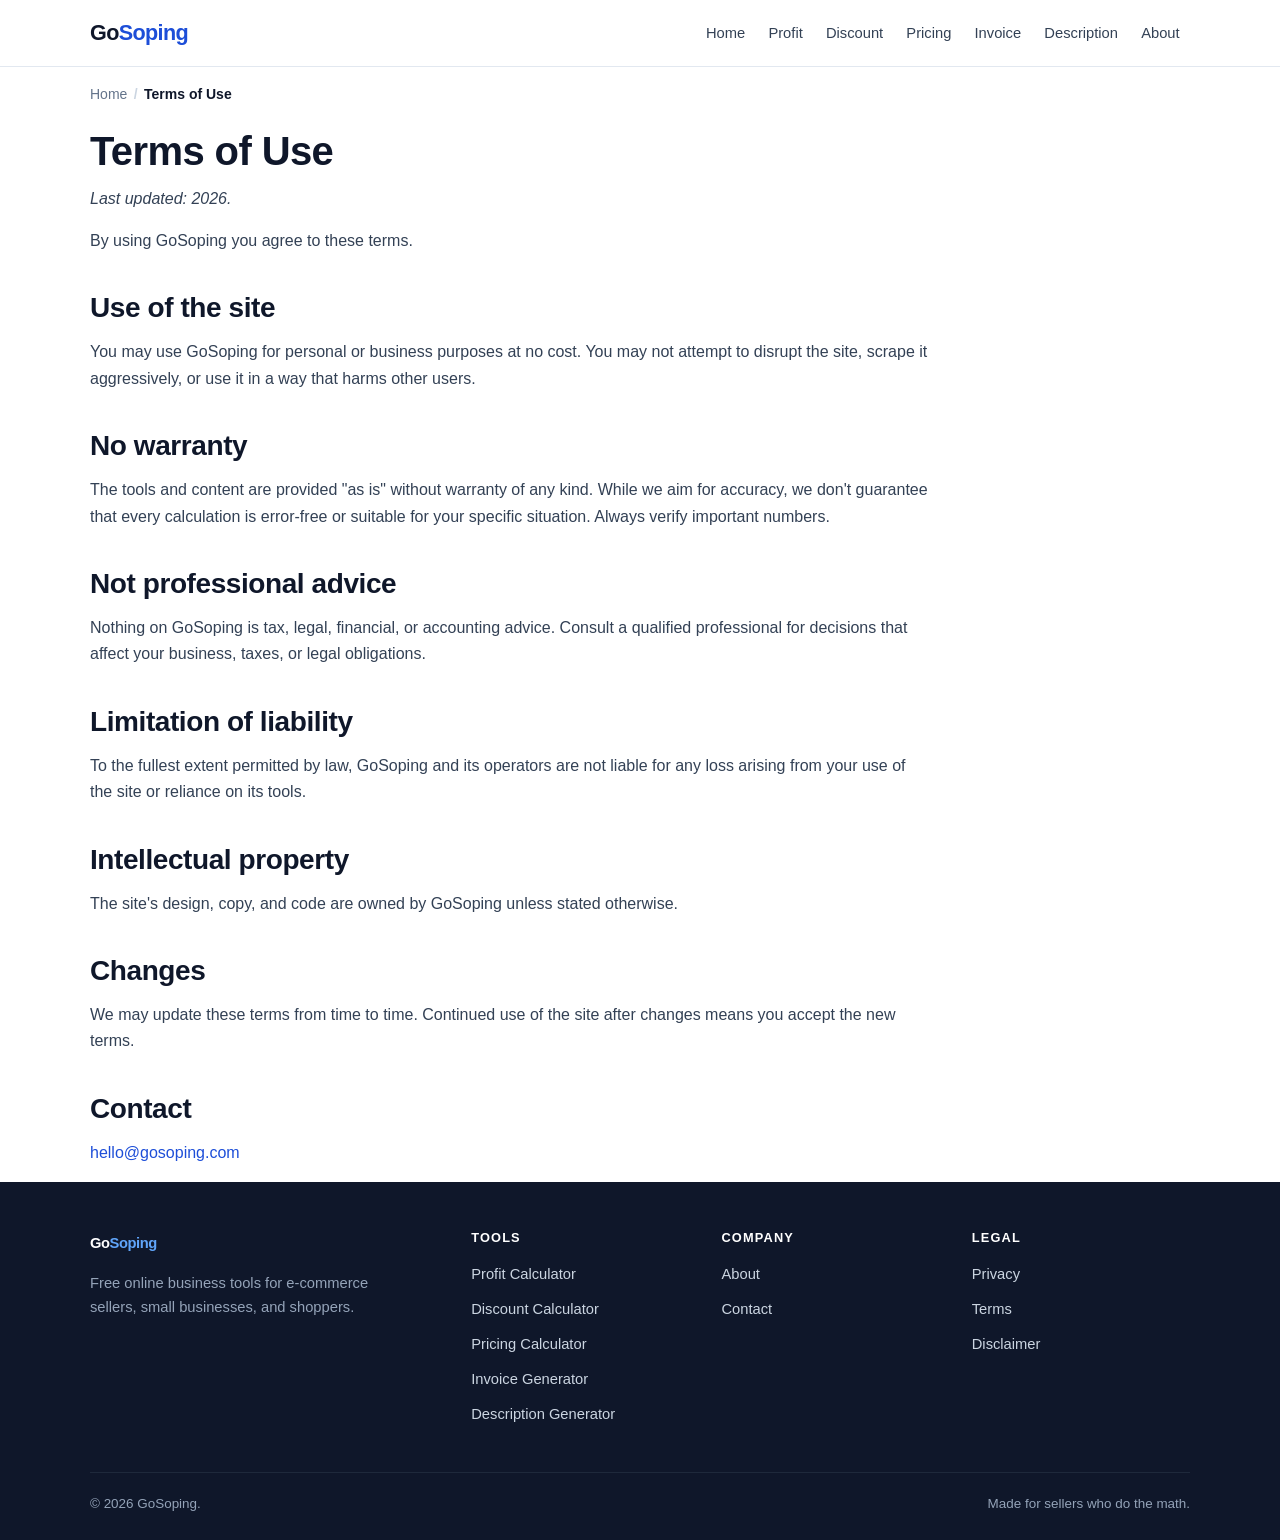
<file: pages/terms.html>
<!DOCTYPE html>
<html lang="en">
<head>
<meta charset="UTF-8">
  <meta name="google-adsense-account" content="ca-pub-9892746526732199">
<meta name="viewport" content="width=device-width, initial-scale=1">
<meta name="theme-color" content="#1d4ed8">
<meta name="robots" content="index, follow">
<title>Terms of Use | GoSoping</title>
<meta name="description" content="Terms of use for the GoSoping website and free business tools. Provided as-is for educational purposes.">
<link rel="canonical" href="https://gosoping.com/pages/terms.html">
<meta property="og:type" content="website">
<meta property="og:site_name" content="GoSoping">
<meta property="og:title" content="Terms of Use | GoSoping">
<meta property="og:description" content="Terms of use for GoSoping.">
<meta property="og:url" content="https://gosoping.com/pages/terms.html">
<meta property="og:image" content="https://gosoping.com/assets/images/og.png">
<meta name="twitter:card" content="summary_large_image">
<link rel="icon" href="data:image/svg+xml,%3Csvg xmlns='http://www.w3.org/2000/svg' viewBox='0 0 64 64'%3E%3Crect width='64' height='64' rx='14' fill='%231d4ed8'/%3E%3Ctext x='32' y='44' font-family='Arial' font-size='34' font-weight='bold' fill='white' text-anchor='middle'%3EG%3C/text%3E%3C/svg%3E">
<link rel="stylesheet" href="../assets/css/style.css">
</head>
<body>
<a href="#main" class="skip-link">Skip to main content</a>
<header class="site-header">
  <div class="container header-inner">
    <a href="../index.html" class="logo" aria-label="GoSoping home">Go<span>Soping</span></a>
    <button id="navToggle" class="nav-toggle" aria-expanded="false" aria-controls="primaryNav" aria-label="Toggle menu"><span></span><span></span><span></span></button>
    <nav id="primaryNav" class="site-nav" aria-label="Primary">
      <ul>
        <li><a href="../index.html">Home</a></li>
        <li><a href="../tools/profit-calculator.html">Profit</a></li>
        <li><a href="../tools/discount-calculator.html">Discount</a></li>
        <li><a href="../tools/pricing-calculator.html">Pricing</a></li>
        <li><a href="../tools/invoice-generator.html">Invoice</a></li>
        <li><a href="../tools/product-description-generator.html">Description</a></li>
        <li><a href="about.html">About</a></li>
      </ul>
    </nav>
  </div>
</header>
<main id="main">
  <div class="container">
    <nav class="breadcrumbs" aria-label="Breadcrumb"><ol><li><a href="../index.html">Home</a></li><li aria-current="page">Terms of Use</li></ol></nav>
    <div class="page-head"><h1>Terms of Use</h1></div>
    <article class="prose">
      <p><em>Last updated: 2026.</em></p>
      <p>By using GoSoping you agree to these terms.</p>
      <h2>Use of the site</h2>
      <p>You may use GoSoping for personal or business purposes at no cost. You may not attempt to disrupt the site, scrape it aggressively, or use it in a way that harms other users.</p>
      <h2>No warranty</h2>
      <p>The tools and content are provided "as is" without warranty of any kind. While we aim for accuracy, we don't guarantee that every calculation is error-free or suitable for your specific situation. Always verify important numbers.</p>
      <h2>Not professional advice</h2>
      <p>Nothing on GoSoping is tax, legal, financial, or accounting advice. Consult a qualified professional for decisions that affect your business, taxes, or legal obligations.</p>
      <h2>Limitation of liability</h2>
      <p>To the fullest extent permitted by law, GoSoping and its operators are not liable for any loss arising from your use of the site or reliance on its tools.</p>
      <h2>Intellectual property</h2>
      <p>The site's design, copy, and code are owned by GoSoping unless stated otherwise.</p>
      <h2>Changes</h2>
      <p>We may update these terms from time to time. Continued use of the site after changes means you accept the new terms.</p>
      <h2>Contact</h2>
      <p><a href="mailto:hello@gosoping.com">hello@gosoping.com</a></p>
    </article>
  </div>
</main>
<footer class="site-footer">
  <div class="container">
    <div class="footer-grid">
      <div class="footer-brand"><a href="../index.html" class="logo">Go<span style="color:#60a5fa">Soping</span></a><p>Free online business tools for e-commerce sellers, small businesses, and shoppers.</p></div>
      <div><h3>Tools</h3><ul>
        <li><a href="../tools/profit-calculator.html">Profit Calculator</a></li>
        <li><a href="../tools/discount-calculator.html">Discount Calculator</a></li>
        <li><a href="../tools/pricing-calculator.html">Pricing Calculator</a></li>
        <li><a href="../tools/invoice-generator.html">Invoice Generator</a></li>
        <li><a href="../tools/product-description-generator.html">Description Generator</a></li>
      </ul></div>
      <div><h3>Company</h3><ul><li><a href="about.html">About</a></li><li><a href="contact.html">Contact</a></li></ul></div>
      <div><h3>Legal</h3><ul><li><a href="privacy-policy.html">Privacy</a></li><li><a href="terms.html">Terms</a></li><li><a href="disclaimer.html">Disclaimer</a></li></ul></div>
    </div>
    <div class="footer-bottom"><p>&copy; <span id="year">2026</span> GoSoping.</p><p>Made for sellers who do the math.</p></div>
  </div>
</footer>
<script src="../assets/js/main.js" defer></script>
</body>
</html>
</file>
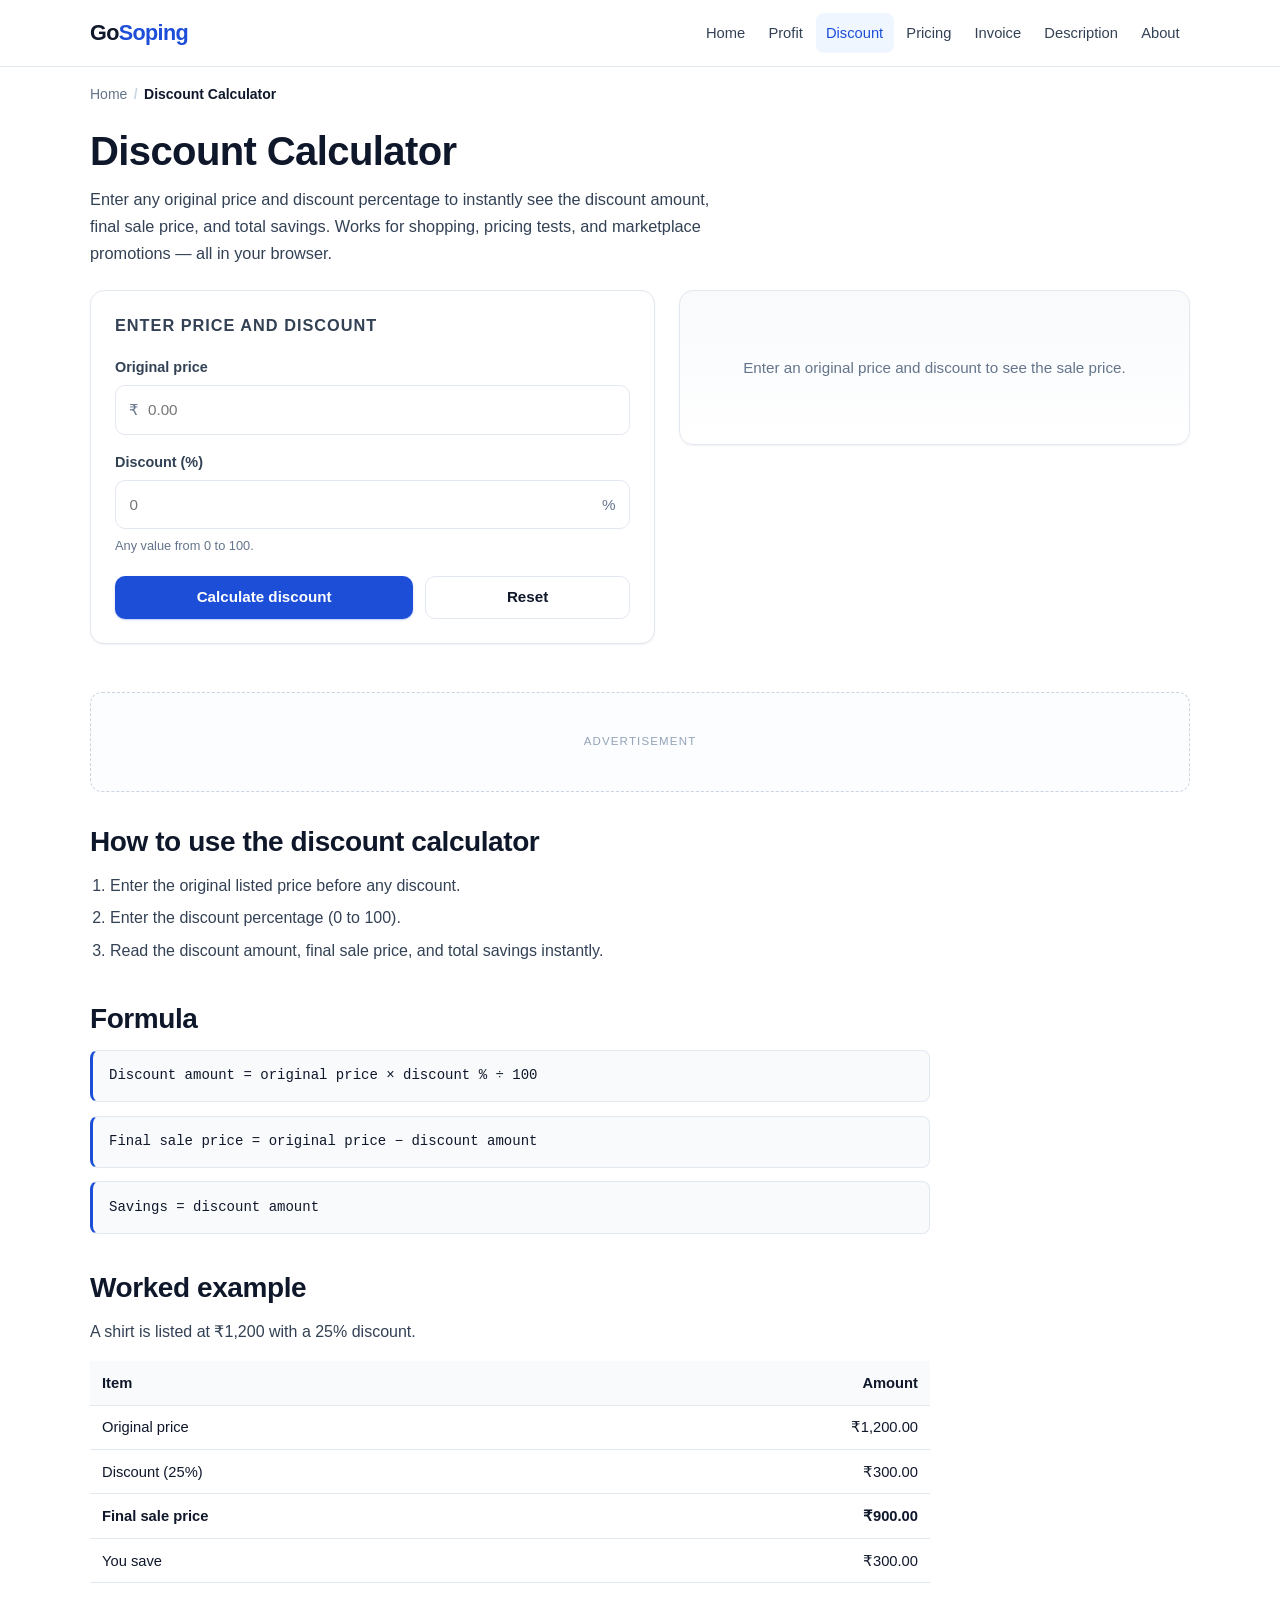
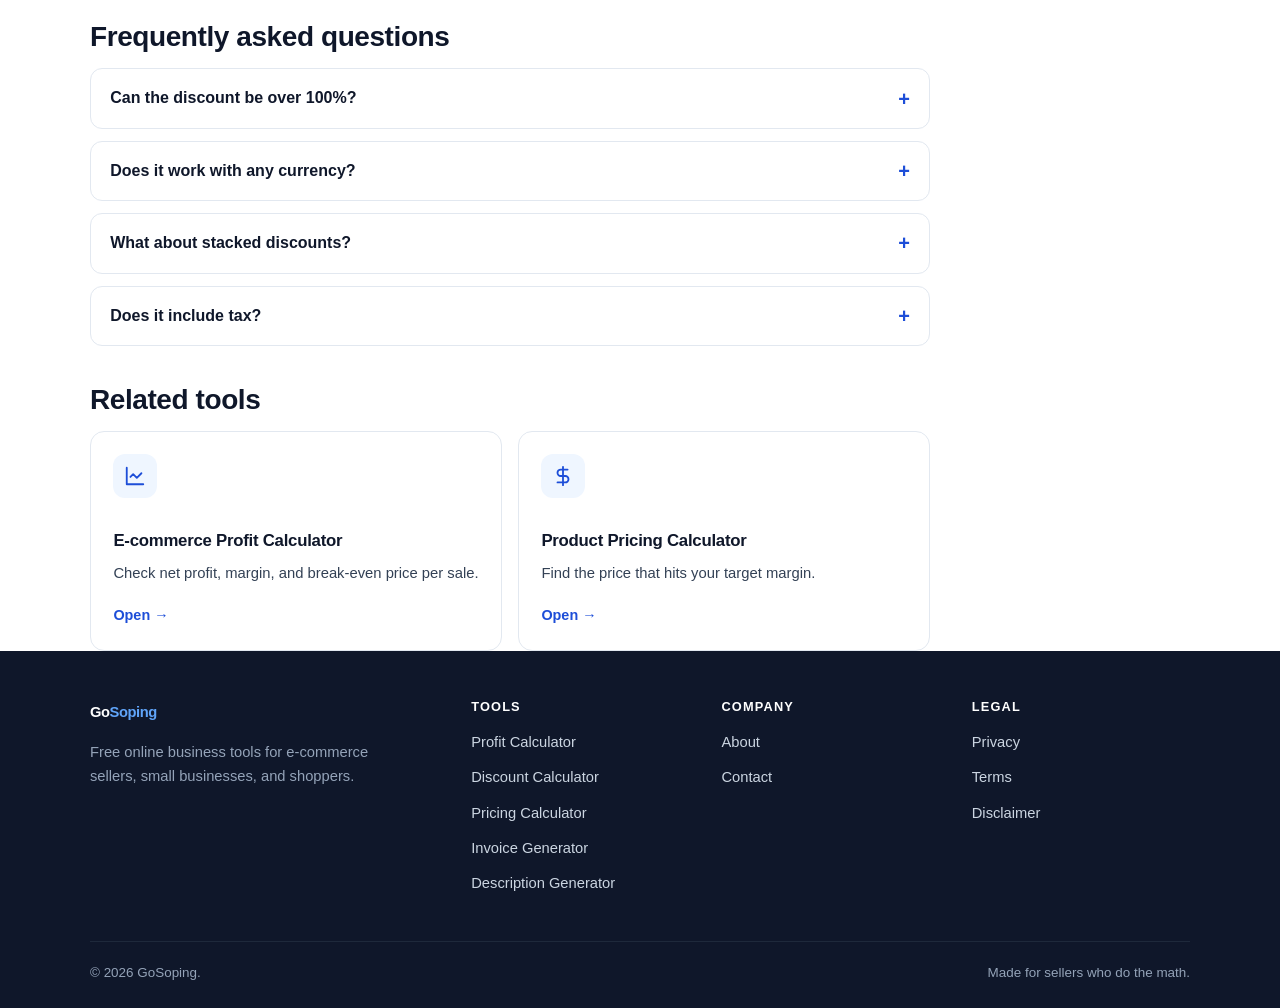
<file: tools/discount-calculator.html>
<!DOCTYPE html>
<html lang="en">
<head>
<meta charset="UTF-8">
  <meta name="google-adsense-account" content="ca-pub-9892746526732199">
<meta name="viewport" content="width=device-width, initial-scale=1">
<meta name="theme-color" content="#1d4ed8">
<meta name="robots" content="index, follow, max-image-preview:large">
<title>Discount Calculator — Sale Price & Savings | GoSoping</title>
<meta name="description" content="Instantly calculate discount amount, final sale price, and total savings from any original price and discount percentage. Free, browser-based, no sign-up.">
<link rel="canonical" href="https://gosoping.com/tools/discount-calculator.html">
<meta property="og:type" content="website">
<meta property="og:site_name" content="GoSoping">
<meta property="og:title" content="Discount Calculator — Sale Price & Savings">
<meta property="og:description" content="Calculate discount amount, final sale price, and total savings from any percentage.">
<meta property="og:url" content="https://gosoping.com/tools/discount-calculator.html">
<meta property="og:image" content="https://gosoping.com/assets/images/og.png">
<meta property="og:locale" content="en_IN">
<meta name="twitter:card" content="summary_large_image">
<meta name="twitter:title" content="Discount Calculator | GoSoping">
<meta name="twitter:description" content="Sale price and savings from any discount percentage.">
<meta name="twitter:image" content="https://gosoping.com/assets/images/og.png">
<link rel="icon" href="data:image/svg+xml,%3Csvg xmlns='http://www.w3.org/2000/svg' viewBox='0 0 64 64'%3E%3Crect width='64' height='64' rx='14' fill='%231d4ed8'/%3E%3Ctext x='32' y='44' font-family='Arial' font-size='34' font-weight='bold' fill='white' text-anchor='middle'%3EG%3C/text%3E%3C/svg%3E">
<script type="application/ld+json">{"@context":"https://schema.org","@type":"WebApplication","name":"Discount Calculator","url":"https://gosoping.com/tools/discount-calculator.html","applicationCategory":"BusinessApplication","operatingSystem":"Any","description":"Calculate discount amount, final sale price, and total savings from any discount percentage.","offers":{"@type":"Offer","price":"0","priceCurrency":"INR"}}</script>
<script type="application/ld+json">{"@context":"https://schema.org","@type":"BreadcrumbList","itemListElement":[{"@type":"ListItem","position":1,"name":"Home","item":"https://gosoping.com/"},{"@type":"ListItem","position":2,"name":"Discount Calculator","item":"https://gosoping.com/tools/discount-calculator.html"}]}</script>
<link rel="stylesheet" href="../assets/css/style.css">
</head>
<body>
<a href="#main" class="skip-link">Skip to main content</a>
<header class="site-header">
  <div class="container header-inner">
    <a href="../index.html" class="logo" aria-label="GoSoping home">Go<span>Soping</span></a>
    <button id="navToggle" class="nav-toggle" aria-expanded="false" aria-controls="primaryNav" aria-label="Toggle menu"><span></span><span></span><span></span></button>
    <nav id="primaryNav" class="site-nav" aria-label="Primary">
      <ul>
        <li><a href="../index.html">Home</a></li>
        <li><a href="profit-calculator.html">Profit</a></li>
        <li><a href="discount-calculator.html" aria-current="page">Discount</a></li>
        <li><a href="pricing-calculator.html">Pricing</a></li>
        <li><a href="invoice-generator.html">Invoice</a></li>
        <li><a href="product-description-generator.html">Description</a></li>
        <li><a href="../pages/about.html">About</a></li>
      </ul>
    </nav>
  </div>
</header>

<main id="main">
  <div class="container">
    <nav class="breadcrumbs" aria-label="Breadcrumb"><ol><li><a href="../index.html">Home</a></li><li aria-current="page">Discount Calculator</li></ol></nav>
    <div class="page-head">
      <h1>Discount Calculator</h1>
      <p class="lead">Enter any original price and discount percentage to instantly see the discount amount, final sale price, and total savings. Works for shopping, pricing tests, and marketplace promotions — all in your browser.</p>
    </div>

    <div class="tool-layout">
      <section class="panel" aria-labelledby="discFormTitle">
        <h2 id="discFormTitle">Enter price and discount</h2>
        <form id="discountForm" novalidate>
          <div class="field"><label for="originalPrice">Original price</label><div class="input-wrap has-prefix"><span class="prefix">₹</span><input id="originalPrice" type="number" inputmode="decimal" min="0" step="0.01" placeholder="0.00" required></div><p class="error-msg" id="originalPrice-error"></p></div>
          <div class="field"><label for="discountPercent">Discount (%)</label><div class="input-wrap has-suffix"><span class="suffix">%</span><input id="discountPercent" type="number" inputmode="decimal" min="0" max="100" step="0.01" placeholder="0" required></div><p class="hint">Any value from 0 to 100.</p><p class="error-msg" id="discountPercent-error"></p></div>
          <div class="form-actions"><button type="submit" class="btn btn-primary">Calculate discount</button><button type="reset" class="btn btn-secondary">Reset</button></div>
        </form>
      </section>
      <section aria-live="polite">
        <div class="result-card">
          <div id="discResultEmpty" class="result-empty">Enter an original price and discount to see the sale price.</div>
          <div id="discResultBody" hidden>
            <div class="result-main"><p class="label">Final sale price</p><p class="value" id="discFinalPrice">₹0.00</p><p class="result-note" id="discNote"></p></div>
            <div class="result-rows">
              <div class="result-row"><span class="k">Original price</span><span class="v" id="discOriginal">₹0.00</span></div>
              <div class="result-row"><span class="k">Discount percentage</span><span class="v" id="discPercent">0%</span></div>
              <div class="result-row total"><span class="k">You save</span><span class="v" id="discSavings">₹0.00</span></div>
            </div>
          </div>
        </div>
      </section>
    </div>

    <div class="ad-slot" aria-hidden="true">Advertisement</div>

    <article class="prose">
      <h2>How to use the discount calculator</h2>
      <ol><li>Enter the original listed price before any discount.</li><li>Enter the discount percentage (0 to 100).</li><li>Read the discount amount, final sale price, and total savings instantly.</li></ol>
      <h2>Formula</h2>
      <div class="formula">Discount amount = original price × discount % ÷ 100</div>
      <div class="formula">Final sale price = original price − discount amount</div>
      <div class="formula">Savings = discount amount</div>
      <h2>Worked example</h2>
      <p>A shirt is listed at ₹1,200 with a 25% discount.</p>
      <table><thead><tr><th>Item</th><th>Amount</th></tr></thead><tbody>
        <tr><td>Original price</td><td>₹1,200.00</td></tr>
        <tr><td>Discount (25%)</td><td>₹300.00</td></tr>
        <tr><td><strong>Final sale price</strong></td><td><strong>₹900.00</strong></td></tr>
        <tr><td>You save</td><td>₹300.00</td></tr>
      </tbody></table>
      <h2>Frequently asked questions</h2>
      <div class="faq">
        <details><summary>Can the discount be over 100%?</summary><div class="faq-body"><p>No. This calculator accepts values from 0% to 100%. A 100% discount makes the final price zero.</p></div></details>
        <details><summary>Does it work with any currency?</summary><div class="faq-body"><p>Yes. The math is currency-agnostic; results are displayed in ₹. Read the numbers as your local currency if you prefer.</p></div></details>
        <details><summary>What about stacked discounts?</summary><div class="faq-body"><p>Apply them one at a time. If a product has 20% off and then an extra 10%, run the result of the first discount as the original price of the second.</p></div></details>
        <details><summary>Does it include tax?</summary><div class="faq-body"><p>No. Enter the pre-tax price to see the discount before tax. Add tax separately if needed.</p></div></details>
      </div>
      <h2>Related tools</h2>
      <div class="related-grid">
        <a href="profit-calculator.html" class="tool-card"><span class="tool-icon" aria-hidden="true"><svg viewBox="0 0 24 24" fill="none" stroke="currentColor" stroke-width="2" stroke-linecap="round" stroke-linejoin="round"><path d="M3 3v18h18"/><path d="m19 9-5 5-4-4-3 3"/></svg></span><h3>E-commerce Profit Calculator</h3><p>Check net profit, margin, and break-even price per sale.</p><span class="tool-link">Open →</span></a>
        <a href="pricing-calculator.html" class="tool-card"><span class="tool-icon" aria-hidden="true"><svg viewBox="0 0 24 24" fill="none" stroke="currentColor" stroke-width="2" stroke-linecap="round" stroke-linejoin="round"><path d="M12 2v20"/><path d="M17 5H9.5a3.5 3.5 0 0 0 0 7h5a3.5 3.5 0 0 1 0 7H6"/></svg></span><h3>Product Pricing Calculator</h3><p>Find the price that hits your target margin.</p><span class="tool-link">Open →</span></a>
      </div>
    </article>
  </div>
</main>

<footer class="site-footer">
  <div class="container">
    <div class="footer-grid">
      <div class="footer-brand"><a href="../index.html" class="logo">Go<span style="color:#60a5fa">Soping</span></a><p>Free online business tools for e-commerce sellers, small businesses, and shoppers.</p></div>
      <div><h3>Tools</h3><ul>
        <li><a href="profit-calculator.html">Profit Calculator</a></li>
        <li><a href="discount-calculator.html">Discount Calculator</a></li>
        <li><a href="pricing-calculator.html">Pricing Calculator</a></li>
        <li><a href="invoice-generator.html">Invoice Generator</a></li>
        <li><a href="product-description-generator.html">Description Generator</a></li>
      </ul></div>
      <div><h3>Company</h3><ul><li><a href="../pages/about.html">About</a></li><li><a href="../pages/contact.html">Contact</a></li></ul></div>
      <div><h3>Legal</h3><ul><li><a href="../pages/privacy-policy.html">Privacy</a></li><li><a href="../pages/terms.html">Terms</a></li><li><a href="../pages/disclaimer.html">Disclaimer</a></li></ul></div>
    </div>
    <div class="footer-bottom"><p>&copy; <span id="year">2026</span> GoSoping.</p><p>Made for sellers who do the math.</p></div>
  </div>
</footer>
<script src="../assets/js/main.js" defer></script>
<script src="../assets/js/discount-calculator.js" defer></script>
</body>
</html>
</file>
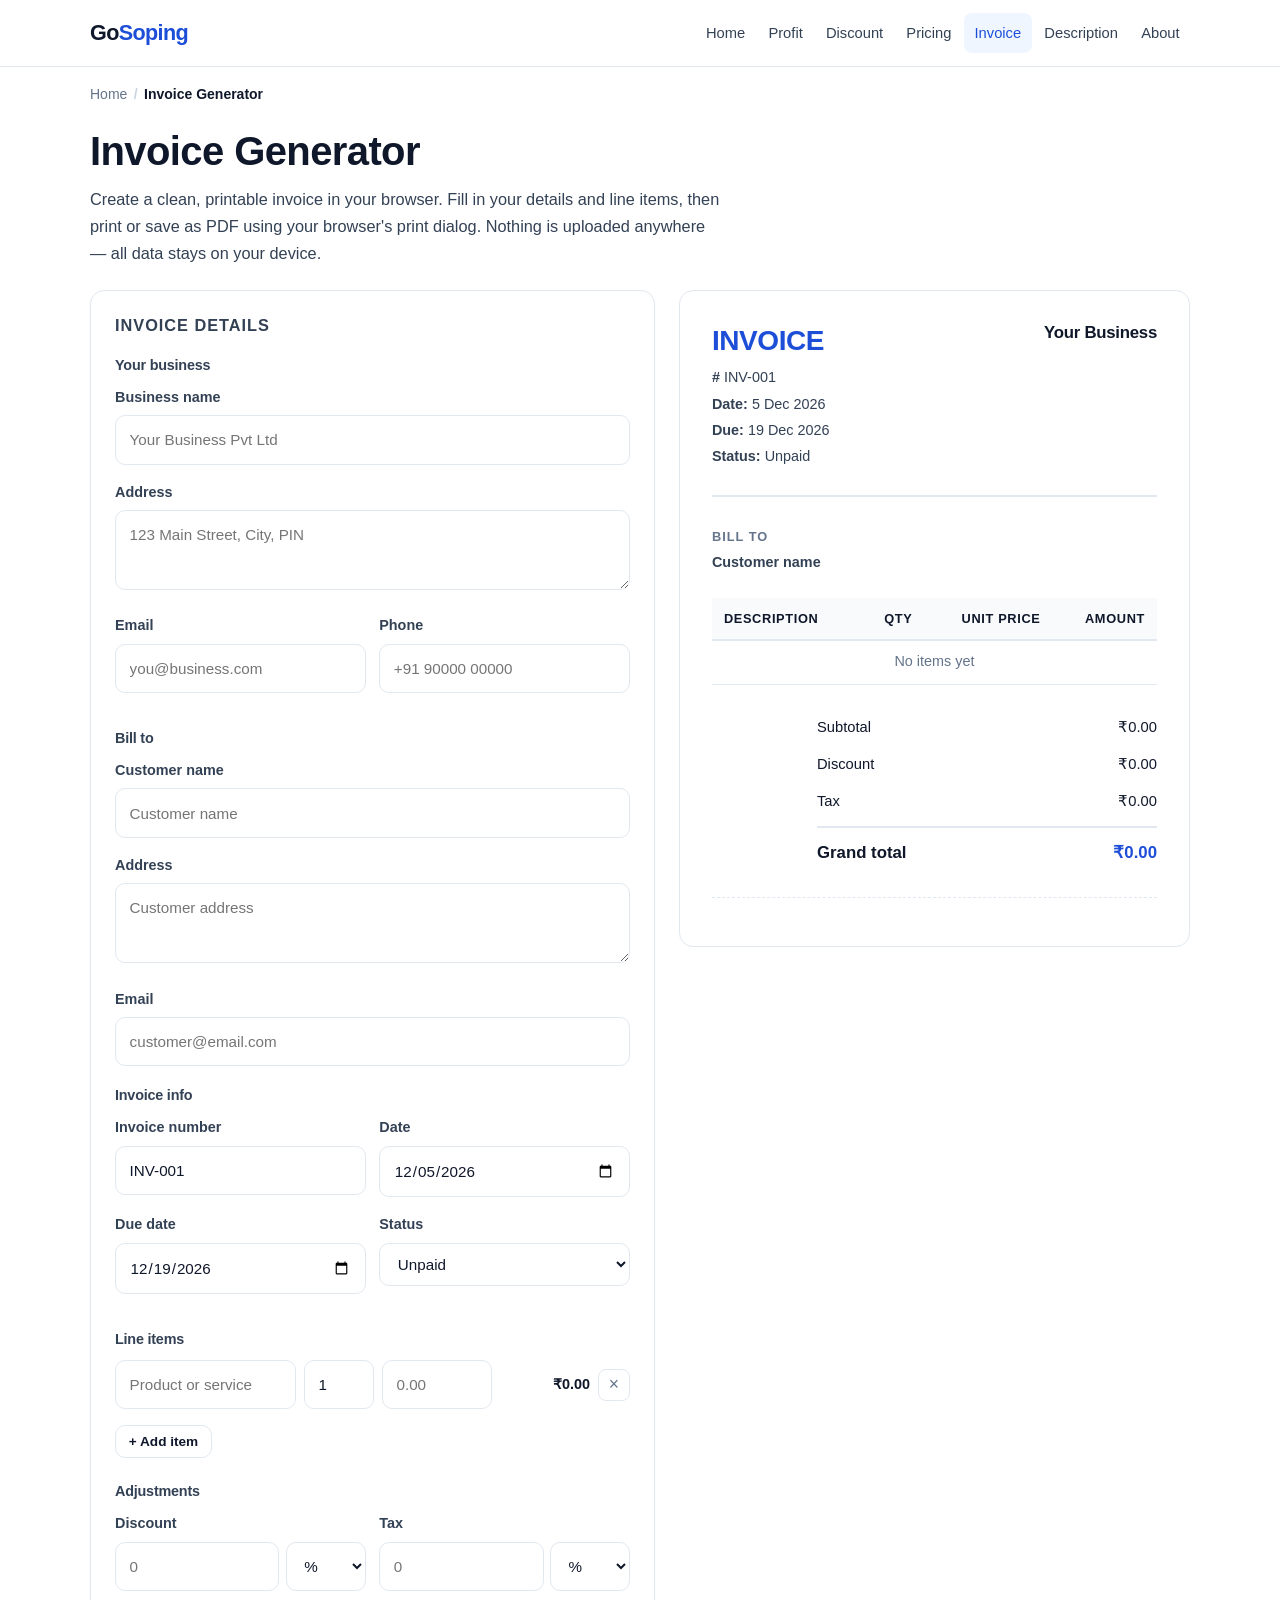
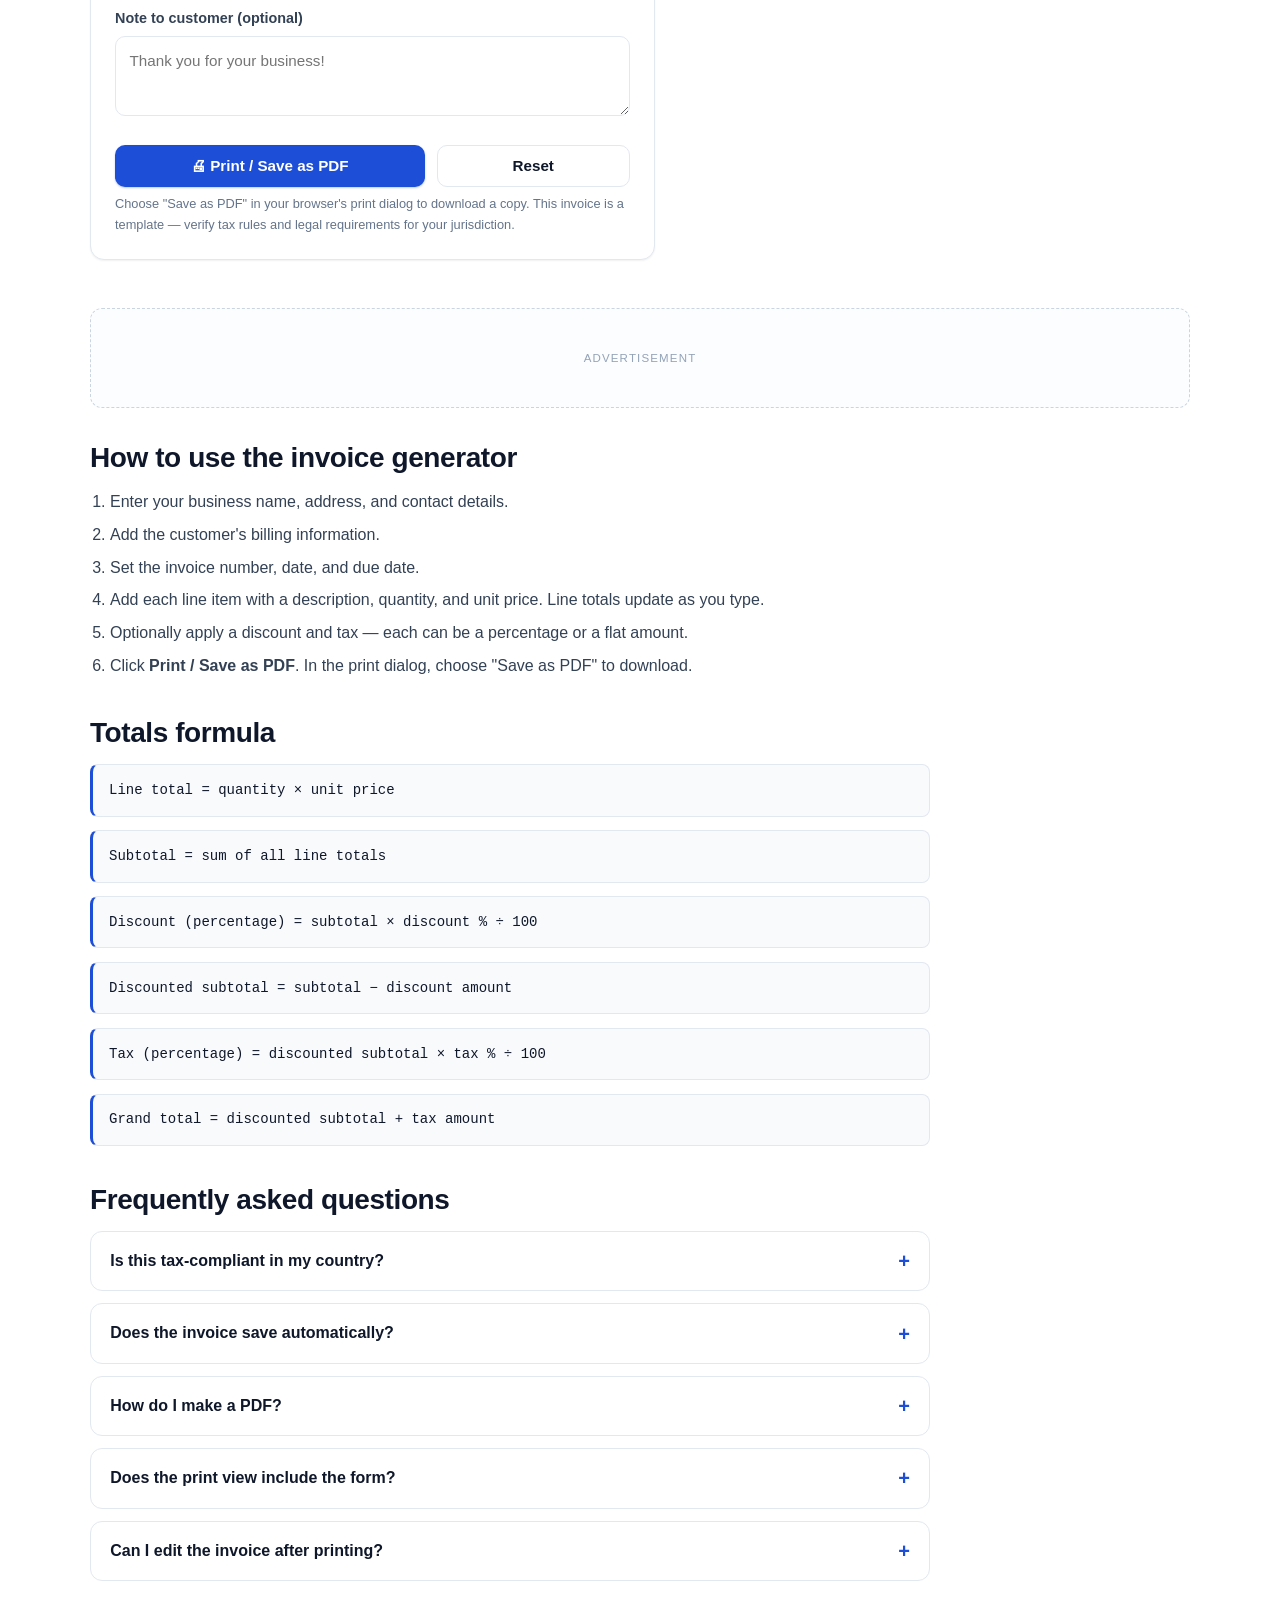
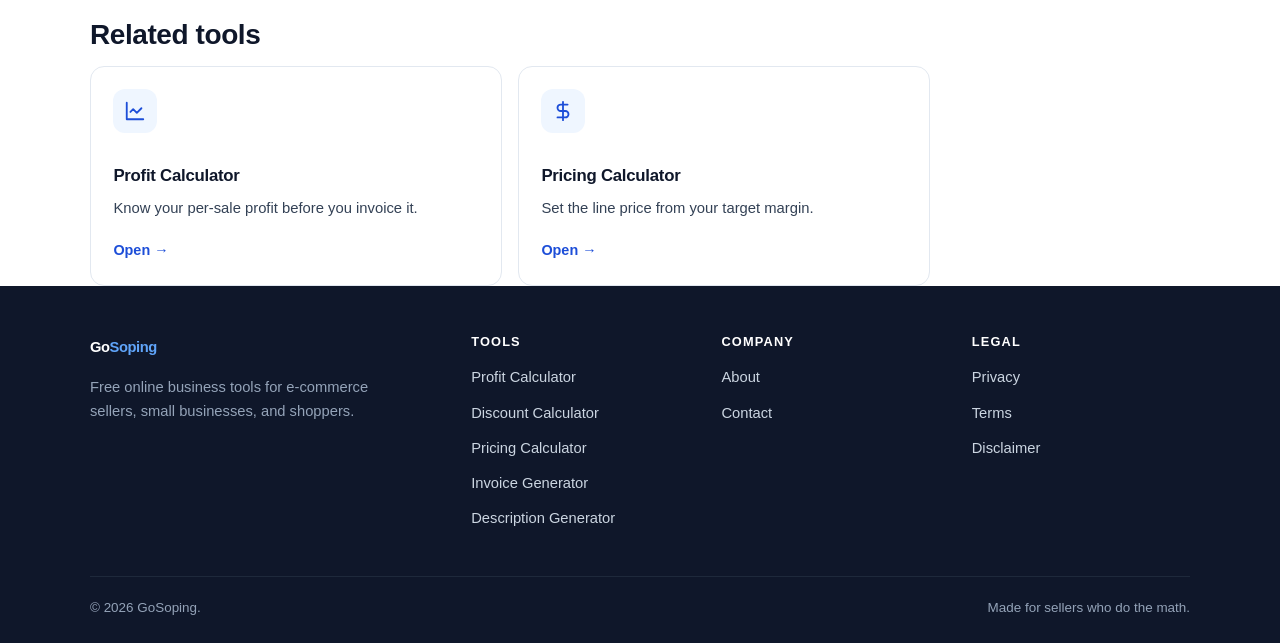
<file: tools/invoice-generator.html>
<!DOCTYPE html>
<html lang="en">
<head>
<meta charset="UTF-8">
  <meta name="google-adsense-account" content="ca-pub-9892746526732199">
<meta name="viewport" content="width=device-width, initial-scale=1">
<meta name="theme-color" content="#1d4ed8">
<meta name="robots" content="index, follow, max-image-preview:large">
<title>Free Invoice Generator — Print or Save as PDF | GoSoping</title>
<meta name="description" content="Create clean, printable invoices with line items, discount, tax, and totals. Print or save as PDF in your browser. No sign-up. Data stays on your device.">
<link rel="canonical" href="https://gosoping.com/tools/invoice-generator.html">
<meta property="og:type" content="website">
<meta property="og:site_name" content="GoSoping">
<meta property="og:title" content="Free Invoice Generator — Print or Save as PDF">
<meta property="og:description" content="Create print-ready invoices with line items, tax, and totals.">
<meta property="og:url" content="https://gosoping.com/tools/invoice-generator.html">
<meta property="og:image" content="https://gosoping.com/assets/images/og.png">
<meta property="og:locale" content="en_IN">
<meta name="twitter:card" content="summary_large_image">
<meta name="twitter:title" content="Free Invoice Generator | GoSoping">
<meta name="twitter:description" content="Print-ready invoices with line items, tax, and totals.">
<meta name="twitter:image" content="https://gosoping.com/assets/images/og.png">
<link rel="icon" href="data:image/svg+xml,%3Csvg xmlns='http://www.w3.org/2000/svg' viewBox='0 0 64 64'%3E%3Crect width='64' height='64' rx='14' fill='%231d4ed8'/%3E%3Ctext x='32' y='44' font-family='Arial' font-size='34' font-weight='bold' fill='white' text-anchor='middle'%3EG%3C/text%3E%3C/svg%3E">
<script type="application/ld+json">{"@context":"https://schema.org","@type":"WebApplication","name":"Invoice Generator","url":"https://gosoping.com/tools/invoice-generator.html","applicationCategory":"BusinessApplication","operatingSystem":"Any","description":"Create print-ready invoices with line items, discount, tax, and totals.","offers":{"@type":"Offer","price":"0","priceCurrency":"INR"}}</script>
<script type="application/ld+json">{"@context":"https://schema.org","@type":"BreadcrumbList","itemListElement":[{"@type":"ListItem","position":1,"name":"Home","item":"https://gosoping.com/"},{"@type":"ListItem","position":2,"name":"Invoice Generator","item":"https://gosoping.com/tools/invoice-generator.html"}]}</script>
<link rel="stylesheet" href="../assets/css/style.css">
<style>
@media print {
  body { background: #fff !important; }
  body * { visibility: hidden !important; }
  #invoicePreview, #invoicePreview * { visibility: visible !important; }
  #invoicePreview { position: absolute; left: 0; top: 0; width: 100%; border: none !important; box-shadow: none !important; padding: 0; margin: 0; border-radius: 0; }
  .no-print { display: none !important; }
}
</style>
</head>
<body>
<a href="#main" class="skip-link">Skip to main content</a>
<header class="site-header no-print">
  <div class="container header-inner">
    <a href="../index.html" class="logo" aria-label="GoSoping home">Go<span>Soping</span></a>
    <button id="navToggle" class="nav-toggle" aria-expanded="false" aria-controls="primaryNav" aria-label="Toggle menu"><span></span><span></span><span></span></button>
    <nav id="primaryNav" class="site-nav" aria-label="Primary">
      <ul>
        <li><a href="../index.html">Home</a></li>
        <li><a href="profit-calculator.html">Profit</a></li>
        <li><a href="discount-calculator.html">Discount</a></li>
        <li><a href="pricing-calculator.html">Pricing</a></li>
        <li><a href="invoice-generator.html" aria-current="page">Invoice</a></li>
        <li><a href="product-description-generator.html">Description</a></li>
        <li><a href="../pages/about.html">About</a></li>
      </ul>
    </nav>
  </div>
</header>

<main id="main">
  <div class="container">
    <nav class="breadcrumbs no-print" aria-label="Breadcrumb"><ol><li><a href="../index.html">Home</a></li><li aria-current="page">Invoice Generator</li></ol></nav>
    <div class="page-head no-print">
      <h1>Invoice Generator</h1>
      <p class="lead">Create a clean, printable invoice in your browser. Fill in your details and line items, then print or save as PDF using your browser's print dialog. Nothing is uploaded anywhere — all data stays on your device.</p>
    </div>

    <div class="tool-layout no-print">
      <section class="panel" aria-labelledby="invFormTitle">
        <h2 id="invFormTitle">Invoice details</h2>
        <form id="invoiceForm" novalidate>
          <h3 style="font-size:.9rem;color:var(--text-2);margin:.5rem 0 .75rem">Your business</h3>
          <div class="field"><label for="invSellerName">Business name</label><input id="invSellerName" type="text" placeholder="Your Business Pvt Ltd"></div>
          <div class="field"><label for="invSellerAddr">Address</label><textarea id="invSellerAddr" rows="2" placeholder="123 Main Street, City, PIN"></textarea></div>
          <div class="field-row">
            <div class="field"><label for="invSellerEmail">Email</label><input id="invSellerEmail" type="email" placeholder="you@business.com"></div>
            <div class="field"><label for="invSellerPhone">Phone</label><input id="invSellerPhone" type="text" placeholder="+91 90000 00000"></div>
          </div>

          <h3 style="font-size:.9rem;color:var(--text-2);margin:1.25rem 0 .75rem">Bill to</h3>
          <div class="field"><label for="invCustomerName">Customer name</label><input id="invCustomerName" type="text" placeholder="Customer name"></div>
          <div class="field"><label for="invCustomerAddr">Address</label><textarea id="invCustomerAddr" rows="2" placeholder="Customer address"></textarea></div>
          <div class="field"><label for="invCustomerEmail">Email</label><input id="invCustomerEmail" type="email" placeholder="customer@email.com"></div>

          <h3 style="font-size:.9rem;color:var(--text-2);margin:1.25rem 0 .75rem">Invoice info</h3>
          <div class="field-row">
            <div class="field"><label for="invNumber">Invoice number</label><input id="invNumber" type="text" value="INV-001"></div>
            <div class="field"><label for="invDate">Date</label><input id="invDate" type="date"></div>
          </div>
          <div class="field-row">
            <div class="field"><label for="invDue">Due date</label><input id="invDue" type="date"></div>
            <div class="field"><label for="invStatus">Status</label>
              <select id="invStatus"><option value="Unpaid">Unpaid</option><option value="Paid">Paid</option><option value="Draft">Draft</option></select>
            </div>
          </div>

          <h3 style="font-size:.9rem;color:var(--text-2);margin:1.25rem 0 .75rem">Line items</h3>
          <div id="itemRows"></div>
          <button type="button" id="addItemBtn" class="btn btn-secondary btn-sm" style="margin-top:.5rem">+ Add item</button>

          <h3 style="font-size:.9rem;color:var(--text-2);margin:1.5rem 0 .75rem">Adjustments</h3>
          <div class="field-row">
            <div class="field"><label for="invDiscount">Discount</label>
              <div class="input-group"><input id="invDiscount" type="number" inputmode="decimal" min="0" step="0.01" placeholder="0"><select id="invDiscountType"><option value="pct">%</option><option value="flat">₹</option></select></div>
            </div>
            <div class="field"><label for="invTax">Tax</label>
              <div class="input-group"><input id="invTax" type="number" inputmode="decimal" min="0" step="0.01" placeholder="0"><select id="invTaxType"><option value="pct">%</option><option value="flat">₹</option></select></div>
            </div>
          </div>

          <div class="field"><label for="invNote">Note to customer (optional)</label><textarea id="invNote" rows="2" placeholder="Thank you for your business!"></textarea></div>

          <div class="form-actions">
            <button type="button" id="printBtn" class="btn btn-primary">🖨 Print / Save as PDF</button>
            <button type="reset" class="btn btn-secondary">Reset</button>
          </div>
          <p class="hint">Choose "Save as PDF" in your browser's print dialog to download a copy. This invoice is a template — verify tax rules and legal requirements for your jurisdiction.</p>
        </form>
      </section>

      <section aria-label="Invoice preview" aria-live="polite">
        <div class="invoice-preview" id="invoicePreview">
          <div class="inv-header">
            <div>
              <h2>INVOICE</h2>
              <p><strong>#</strong> <span id="dispNumber">INV-001</span></p>
              <p><strong>Date:</strong> <span id="dispDate">—</span></p>
              <p><strong>Due:</strong> <span id="dispDue">—</span></p>
              <p><strong>Status:</strong> <span id="dispStatus">Unpaid</span></p>
            </div>
            <div style="text-align:right">
              <h3 id="dispSellerName">Your Business</h3>
              <p id="dispSellerAddr"></p>
              <p id="dispSellerEmail"></p>
              <p id="dispSellerPhone"></p>
            </div>
          </div>
          <div class="inv-billto">
            <h3>Bill to</h3>
            <p><strong id="dispCustomerName">Customer name</strong></p>
            <p id="dispCustomerAddr"></p>
            <p id="dispCustomerEmail"></p>
          </div>
          <table class="inv-items-table">
            <thead><tr><th>Description</th><th>Qty</th><th>Unit price</th><th>Amount</th></tr></thead>
            <tbody id="dispItems"></tbody>
          </table>
          <div class="inv-totals">
            <div><span>Subtotal</span><span id="dispSubtotal">₹0.00</span></div>
            <div><span>Discount</span><span id="dispDiscount">₹0.00</span></div>
            <div><span>Tax</span><span id="dispTax">₹0.00</span></div>
            <div class="grand"><span>Grand total</span><span id="dispGrand">₹0.00</span></div>
          </div>
          <div class="inv-note" id="dispNote"></div>
        </div>
      </section>
    </div>

    <div class="ad-slot no-print" aria-hidden="true">Advertisement</div>

    <article class="prose no-print">
      <h2>How to use the invoice generator</h2>
      <ol>
        <li>Enter your business name, address, and contact details.</li>
        <li>Add the customer's billing information.</li>
        <li>Set the invoice number, date, and due date.</li>
        <li>Add each line item with a description, quantity, and unit price. Line totals update as you type.</li>
        <li>Optionally apply a discount and tax — each can be a percentage or a flat amount.</li>
        <li>Click <strong>Print / Save as PDF</strong>. In the print dialog, choose "Save as PDF" to download.</li>
      </ol>
      <h2>Totals formula</h2>
      <div class="formula">Line total = quantity × unit price</div>
      <div class="formula">Subtotal = sum of all line totals</div>
      <div class="formula">Discount (percentage) = subtotal × discount % ÷ 100</div>
      <div class="formula">Discounted subtotal = subtotal − discount amount</div>
      <div class="formula">Tax (percentage) = discounted subtotal × tax % ÷ 100</div>
      <div class="formula">Grand total = discounted subtotal + tax amount</div>
      <h2>Frequently asked questions</h2>
      <div class="faq">
        <details><summary>Is this tax-compliant in my country?</summary><div class="faq-body"><p>No guarantee. This is a general-purpose invoice template. Rules for GST, VAT, and sales tax vary by jurisdiction and may require specific fields, numbering, and wording. Check the requirements of your tax authority before using this for official tax filing.</p></div></details>
        <details><summary>Does the invoice save automatically?</summary><div class="faq-body"><p>No. Data lives in your browser's memory only while the page is open. Print or save as PDF to keep a copy — refreshing the page will clear it.</p></div></details>
        <details><summary>How do I make a PDF?</summary><div class="faq-body"><p>Click <strong>Print / Save as PDF</strong> and choose "Save as PDF" or "Microsoft Print to PDF" in your browser's print dialog.</p></div></details>
        <details><summary>Does the print view include the form?</summary><div class="faq-body"><p>No. The print stylesheet hides everything except the invoice preview, so the printed document looks like a clean invoice.</p></div></details>
        <details><summary>Can I edit the invoice after printing?</summary><div class="faq-body"><p>Yes. Change any field and click print again. The preview updates live.</p></div></details>
      </div>
      <h2>Related tools</h2>
      <div class="related-grid">
        <a href="profit-calculator.html" class="tool-card"><span class="tool-icon" aria-hidden="true"><svg viewBox="0 0 24 24" fill="none" stroke="currentColor" stroke-width="2" stroke-linecap="round" stroke-linejoin="round"><path d="M3 3v18h18"/><path d="m19 9-5 5-4-4-3 3"/></svg></span><h3>Profit Calculator</h3><p>Know your per-sale profit before you invoice it.</p><span class="tool-link">Open →</span></a>
        <a href="pricing-calculator.html" class="tool-card"><span class="tool-icon" aria-hidden="true"><svg viewBox="0 0 24 24" fill="none" stroke="currentColor" stroke-width="2" stroke-linecap="round" stroke-linejoin="round"><path d="M12 2v20"/><path d="M17 5H9.5a3.5 3.5 0 0 0 0 7h5a3.5 3.5 0 0 1 0 7H6"/></svg></span><h3>Pricing Calculator</h3><p>Set the line price from your target margin.</p><span class="tool-link">Open →</span></a>
      </div>
    </article>
  </div>
</main>

<footer class="site-footer no-print">
  <div class="container">
    <div class="footer-grid">
      <div class="footer-brand"><a href="../index.html" class="logo">Go<span style="color:#60a5fa">Soping</span></a><p>Free online business tools for e-commerce sellers, small businesses, and shoppers.</p></div>
      <div><h3>Tools</h3><ul>
        <li><a href="profit-calculator.html">Profit Calculator</a></li>
        <li><a href="discount-calculator.html">Discount Calculator</a></li>
        <li><a href="pricing-calculator.html">Pricing Calculator</a></li>
        <li><a href="invoice-generator.html">Invoice Generator</a></li>
        <li><a href="product-description-generator.html">Description Generator</a></li>
      </ul></div>
      <div><h3>Company</h3><ul><li><a href="../pages/about.html">About</a></li><li><a href="../pages/contact.html">Contact</a></li></ul></div>
      <div><h3>Legal</h3><ul><li><a href="../pages/privacy-policy.html">Privacy</a></li><li><a href="../pages/terms.html">Terms</a></li><li><a href="../pages/disclaimer.html">Disclaimer</a></li></ul></div>
    </div>
    <div class="footer-bottom"><p>&copy; <span id="year">2026</span> GoSoping.</p><p>Made for sellers who do the math.</p></div>
  </div>
</footer>
<script src="../assets/js/main.js" defer></script>
<script src="../assets/js/invoice-generator.js" defer></script>
</body>
</html>
</file>
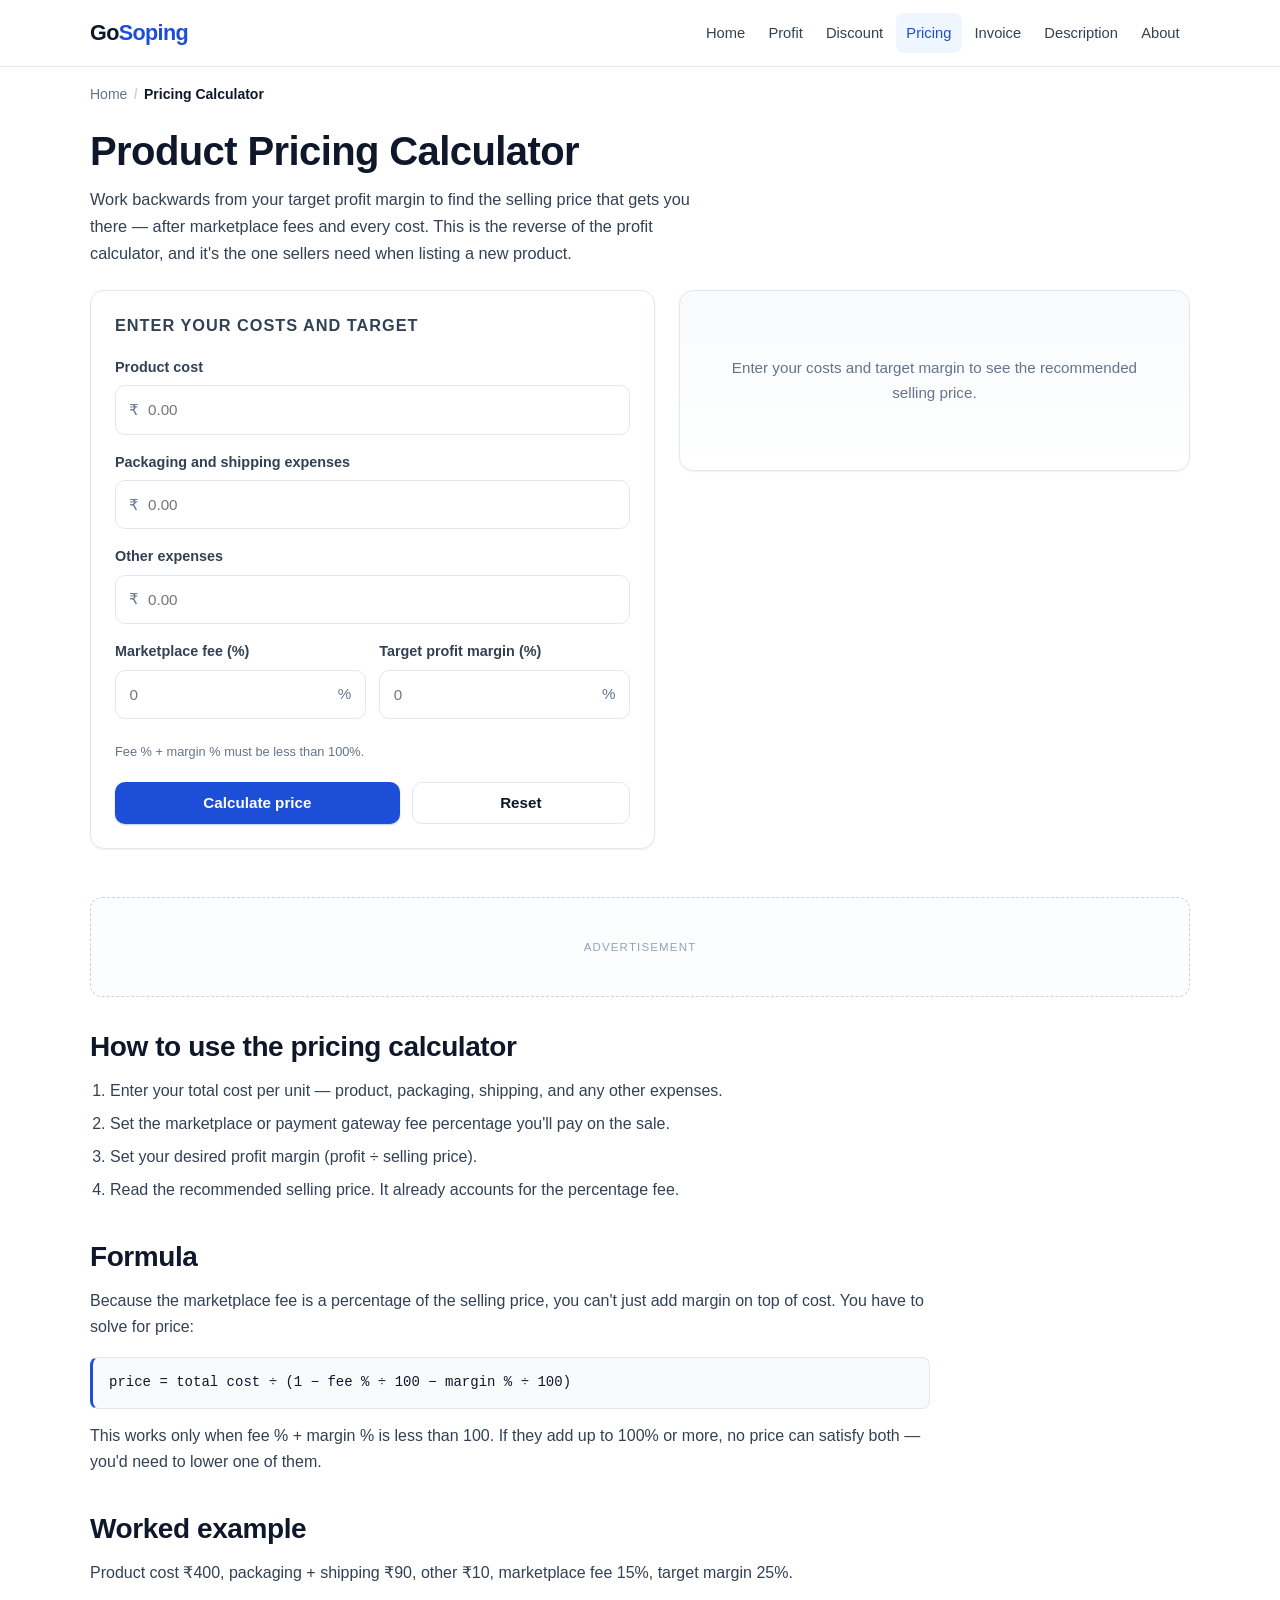
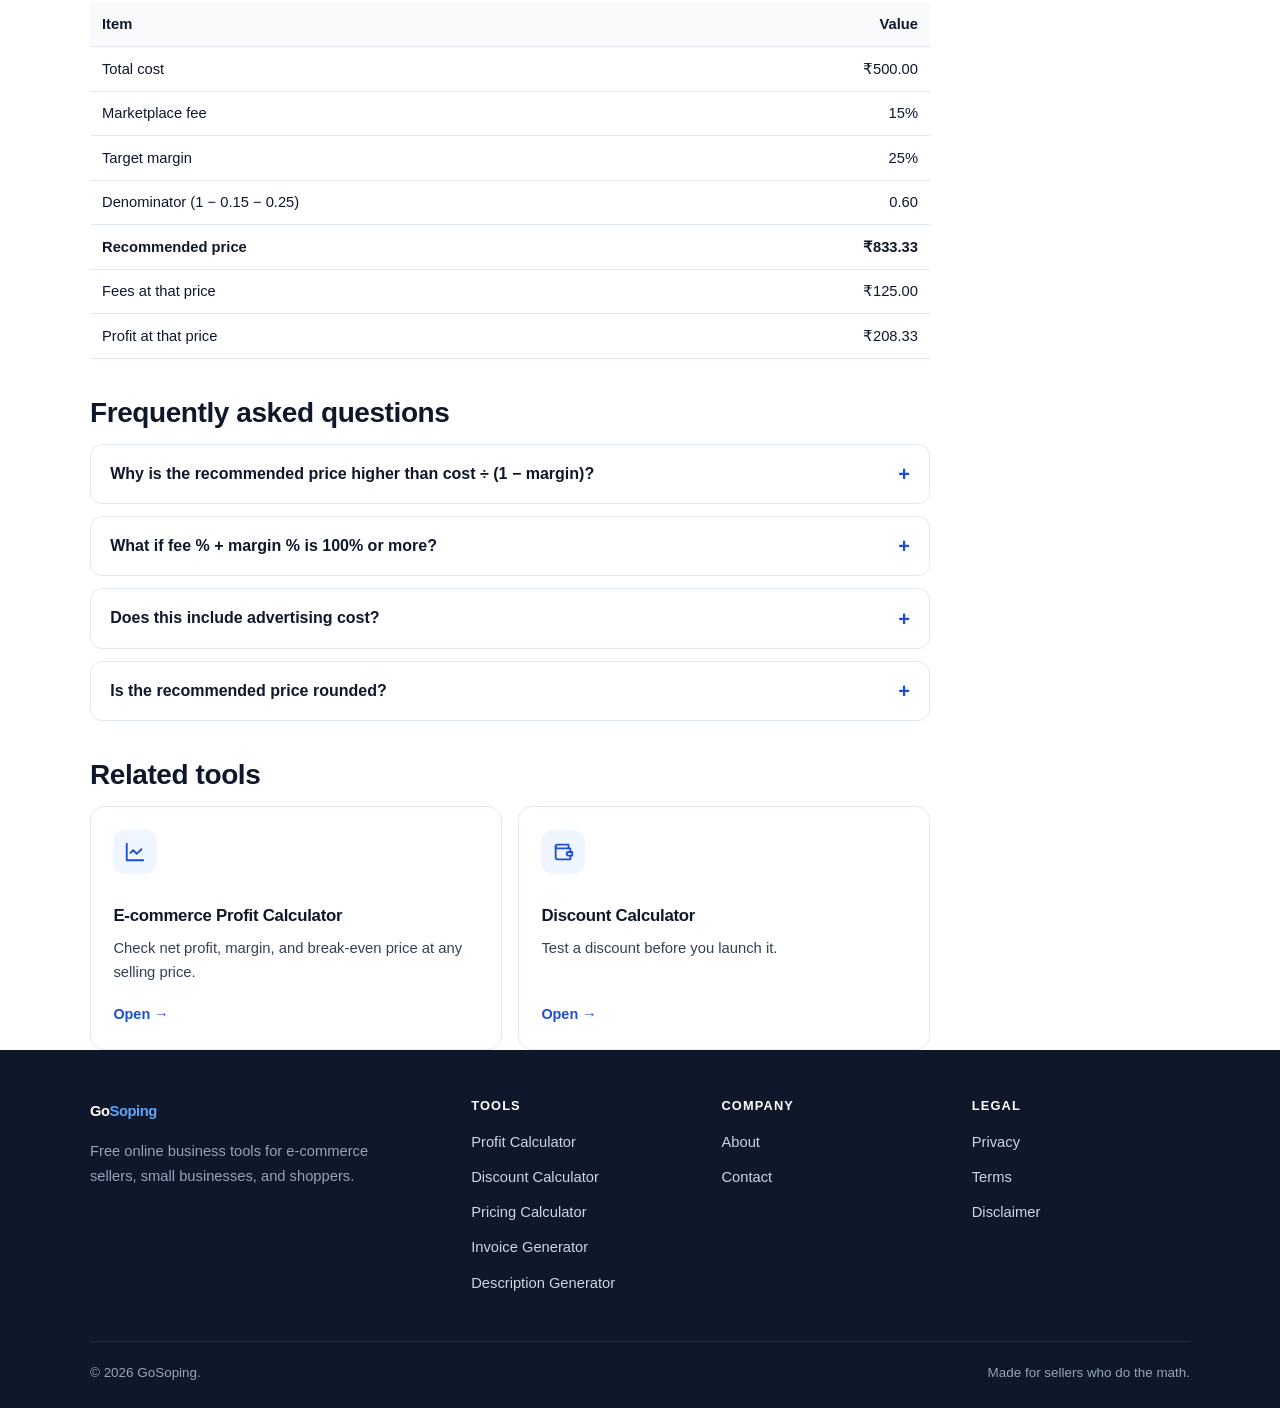
<file: tools/pricing-calculator.html>
<!DOCTYPE html>
<html lang="en">
<head>
<meta charset="UTF-8">
  <meta name="google-adsense-account" content="ca-pub-9892746526732199">
<meta name="viewport" content="width=device-width, initial-scale=1">
<meta name="theme-color" content="#1d4ed8">
<meta name="robots" content="index, follow, max-image-preview:large">
<title>Product Pricing Calculator — Recommended Selling Price | GoSoping</title>
<meta name="description" content="Find the selling price that hits your target profit margin after marketplace fees and all costs. Free, browser-based pricing calculator with clear formulas.">
<link rel="canonical" href="https://gosoping.com/tools/pricing-calculator.html">
<meta property="og:type" content="website">
<meta property="og:site_name" content="GoSoping">
<meta property="og:title" content="Product Pricing Calculator — Recommended Selling Price">
<meta property="og:description" content="Find the selling price that hits your target profit margin after marketplace fees.">
<meta property="og:url" content="https://gosoping.com/tools/pricing-calculator.html">
<meta property="og:image" content="https://gosoping.com/assets/images/og.png">
<meta property="og:locale" content="en_IN">
<meta name="twitter:card" content="summary_large_image">
<meta name="twitter:title" content="Product Pricing Calculator | GoSoping">
<meta name="twitter:description" content="Recommended selling price after fees and target margin.">
<meta name="twitter:image" content="https://gosoping.com/assets/images/og.png">
<link rel="icon" href="data:image/svg+xml,%3Csvg xmlns='http://www.w3.org/2000/svg' viewBox='0 0 64 64'%3E%3Crect width='64' height='64' rx='14' fill='%231d4ed8'/%3E%3Ctext x='32' y='44' font-family='Arial' font-size='34' font-weight='bold' fill='white' text-anchor='middle'%3EG%3C/text%3E%3C/svg%3E">
<script type="application/ld+json">{"@context":"https://schema.org","@type":"WebApplication","name":"Product Pricing Calculator","url":"https://gosoping.com/tools/pricing-calculator.html","applicationCategory":"BusinessApplication","operatingSystem":"Any","description":"Find the recommended selling price after marketplace fees and target profit margin.","offers":{"@type":"Offer","price":"0","priceCurrency":"INR"}}</script>
<script type="application/ld+json">{"@context":"https://schema.org","@type":"BreadcrumbList","itemListElement":[{"@type":"ListItem","position":1,"name":"Home","item":"https://gosoping.com/"},{"@type":"ListItem","position":2,"name":"Pricing Calculator","item":"https://gosoping.com/tools/pricing-calculator.html"}]}</script>
<link rel="stylesheet" href="../assets/css/style.css">
</head>
<body>
<a href="#main" class="skip-link">Skip to main content</a>
<header class="site-header">
  <div class="container header-inner">
    <a href="../index.html" class="logo" aria-label="GoSoping home">Go<span>Soping</span></a>
    <button id="navToggle" class="nav-toggle" aria-expanded="false" aria-controls="primaryNav" aria-label="Toggle menu"><span></span><span></span><span></span></button>
    <nav id="primaryNav" class="site-nav" aria-label="Primary">
      <ul>
        <li><a href="../index.html">Home</a></li>
        <li><a href="profit-calculator.html">Profit</a></li>
        <li><a href="discount-calculator.html">Discount</a></li>
        <li><a href="pricing-calculator.html" aria-current="page">Pricing</a></li>
        <li><a href="invoice-generator.html">Invoice</a></li>
        <li><a href="product-description-generator.html">Description</a></li>
        <li><a href="../pages/about.html">About</a></li>
      </ul>
    </nav>
  </div>
</header>

<main id="main">
  <div class="container">
    <nav class="breadcrumbs" aria-label="Breadcrumb"><ol><li><a href="../index.html">Home</a></li><li aria-current="page">Pricing Calculator</li></ol></nav>
    <div class="page-head">
      <h1>Product Pricing Calculator</h1>
      <p class="lead">Work backwards from your target profit margin to find the selling price that gets you there — after marketplace fees and every cost. This is the reverse of the profit calculator, and it's the one sellers need when listing a new product.</p>
    </div>

    <div class="tool-layout">
      <section class="panel" aria-labelledby="priceFormTitle">
        <h2 id="priceFormTitle">Enter your costs and target</h2>
        <form id="pricingForm" novalidate>
          <div class="field"><label for="pCost">Product cost</label><div class="input-wrap has-prefix"><span class="prefix">₹</span><input id="pCost" type="number" inputmode="decimal" min="0" step="0.01" placeholder="0.00" required></div><p class="error-msg" id="pCost-error"></p></div>
          <div class="field"><label for="pPackaging">Packaging and shipping expenses</label><div class="input-wrap has-prefix"><span class="prefix">₹</span><input id="pPackaging" type="number" inputmode="decimal" min="0" step="0.01" placeholder="0.00"></div><p class="error-msg" id="pPackaging-error"></p></div>
          <div class="field"><label for="pOther">Other expenses</label><div class="input-wrap has-prefix"><span class="prefix">₹</span><input id="pOther" type="number" inputmode="decimal" min="0" step="0.01" placeholder="0.00"></div><p class="error-msg" id="pOther-error"></p></div>
          <div class="field-row">
            <div class="field"><label for="pFee">Marketplace fee (%)</label><div class="input-wrap has-suffix"><span class="suffix">%</span><input id="pFee" type="number" inputmode="decimal" min="0" max="99" step="0.01" placeholder="0"></div><p class="error-msg" id="pFee-error"></p></div>
            <div class="field"><label for="pMargin">Target profit margin (%)</label><div class="input-wrap has-suffix"><span class="suffix">%</span><input id="pMargin" type="number" inputmode="decimal" min="0" max="99" step="0.01" placeholder="0" required></div><p class="error-msg" id="pMargin-error"></p></div>
          </div>
          <p class="hint">Fee % + margin % must be less than 100%.</p>
          <div class="form-actions"><button type="submit" class="btn btn-primary">Calculate price</button><button type="reset" class="btn btn-secondary">Reset</button></div>
        </form>
      </section>
      <section aria-live="polite">
        <div class="result-card">
          <div id="priceResultEmpty" class="result-empty">Enter your costs and target margin to see the recommended selling price.</div>
          <div id="priceResultBody" hidden>
            <div class="result-main"><p class="label">Recommended selling price</p><p class="value" id="priceRec">₹0.00</p><p class="result-note" id="priceNote"></p></div>
            <div class="result-rows">
              <div class="result-row"><span class="k">Total base cost</span><span class="v" id="priceTotalCost">₹0.00</span></div>
              <div class="result-row"><span class="k">Marketplace fees at that price</span><span class="v" id="priceFees">₹0.00</span></div>
              <div class="result-row"><span class="k">Profit at that price</span><span class="v" id="priceProfit">₹0.00</span></div>
              <div class="result-row total"><span class="k">Achieved margin</span><span class="v" id="priceMargin">0%</span></div>
            </div>
          </div>
        </div>
      </section>
    </div>

    <div class="ad-slot" aria-hidden="true">Advertisement</div>

    <article class="prose">
      <h2>How to use the pricing calculator</h2>
      <ol>
        <li>Enter your total cost per unit — product, packaging, shipping, and any other expenses.</li>
        <li>Set the marketplace or payment gateway fee percentage you'll pay on the sale.</li>
        <li>Set your desired profit margin (profit ÷ selling price).</li>
        <li>Read the recommended selling price. It already accounts for the percentage fee.</li>
      </ol>
      <h2>Formula</h2>
      <p>Because the marketplace fee is a percentage of the selling price, you can't just add margin on top of cost. You have to solve for price:</p>
      <div class="formula">price = total cost ÷ (1 − fee % ÷ 100 − margin % ÷ 100)</div>
      <p>This works only when fee % + margin % is less than 100. If they add up to 100% or more, no price can satisfy both — you'd need to lower one of them.</p>
      <h2>Worked example</h2>
      <p>Product cost ₹400, packaging + shipping ₹90, other ₹10, marketplace fee 15%, target margin 25%.</p>
      <table><thead><tr><th>Item</th><th>Value</th></tr></thead><tbody>
        <tr><td>Total cost</td><td>₹500.00</td></tr>
        <tr><td>Marketplace fee</td><td>15%</td></tr>
        <tr><td>Target margin</td><td>25%</td></tr>
        <tr><td>Denominator (1 − 0.15 − 0.25)</td><td>0.60</td></tr>
        <tr><td><strong>Recommended price</strong></td><td><strong>₹833.33</strong></td></tr>
        <tr><td>Fees at that price</td><td>₹125.00</td></tr>
        <tr><td>Profit at that price</td><td>₹208.33</td></tr>
      </tbody></table>
      <h2>Frequently asked questions</h2>
      <div class="faq">
        <details><summary>Why is the recommended price higher than cost ÷ (1 − margin)?</summary><div class="faq-body"><p>Because the marketplace takes a percentage of the selling price, not the cost. Adding margin on top of cost ignores that the fee grows with the price too. The formula accounts for both.</p></div></details>
        <details><summary>What if fee % + margin % is 100% or more?</summary><div class="faq-body"><p>No finite price works. Every rupee of revenue would be eaten by fees and profit before costs are paid. Lower the fee or lower the target margin.</p></div></details>
        <details><summary>Does this include advertising cost?</summary><div class="faq-body"><p>Yes if you add it to "other expenses". Advertising per sale behaves like a cost and is best treated as one for pricing decisions.</p></div></details>
        <details><summary>Is the recommended price rounded?</summary><div class="faq-body"><p>It's shown to 2 decimal places. In practice, round up to a psychologically attractive price (e.g. ₹849 or ₹899) to keep a small buffer.</p></div></details>
      </div>
      <h2>Related tools</h2>
      <div class="related-grid">
        <a href="profit-calculator.html" class="tool-card"><span class="tool-icon" aria-hidden="true"><svg viewBox="0 0 24 24" fill="none" stroke="currentColor" stroke-width="2" stroke-linecap="round" stroke-linejoin="round"><path d="M3 3v18h18"/><path d="m19 9-5 5-4-4-3 3"/></svg></span><h3>E-commerce Profit Calculator</h3><p>Check net profit, margin, and break-even price at any selling price.</p><span class="tool-link">Open →</span></a>
        <a href="discount-calculator.html" class="tool-card"><span class="tool-icon" aria-hidden="true"><svg viewBox="0 0 24 24" fill="none" stroke="currentColor" stroke-width="2" stroke-linecap="round" stroke-linejoin="round"><path d="M20 12V8H6a2 2 0 0 1 0-4h12v4"/><path d="M4 6v12a2 2 0 0 0 2 2h14v-4"/><path d="M18 12a2 2 0 0 0 0 4h4v-4Z"/></svg></span><h3>Discount Calculator</h3><p>Test a discount before you launch it.</p><span class="tool-link">Open →</span></a>
      </div>
    </article>
  </div>
</main>

<footer class="site-footer">
  <div class="container">
    <div class="footer-grid">
      <div class="footer-brand"><a href="../index.html" class="logo">Go<span style="color:#60a5fa">Soping</span></a><p>Free online business tools for e-commerce sellers, small businesses, and shoppers.</p></div>
      <div><h3>Tools</h3><ul>
        <li><a href="profit-calculator.html">Profit Calculator</a></li>
        <li><a href="discount-calculator.html">Discount Calculator</a></li>
        <li><a href="pricing-calculator.html">Pricing Calculator</a></li>
        <li><a href="invoice-generator.html">Invoice Generator</a></li>
        <li><a href="product-description-generator.html">Description Generator</a></li>
      </ul></div>
      <div><h3>Company</h3><ul><li><a href="../pages/about.html">About</a></li><li><a href="../pages/contact.html">Contact</a></li></ul></div>
      <div><h3>Legal</h3><ul><li><a href="../pages/privacy-policy.html">Privacy</a></li><li><a href="../pages/terms.html">Terms</a></li><li><a href="../pages/disclaimer.html">Disclaimer</a></li></ul></div>
    </div>
    <div class="footer-bottom"><p>&copy; <span id="year">2026</span> GoSoping.</p><p>Made for sellers who do the math.</p></div>
  </div>
</footer>
<script src="../assets/js/main.js" defer></script>
<script src="../assets/js/pricing-calculator.js" defer></script>
</body>
</html>
</file>
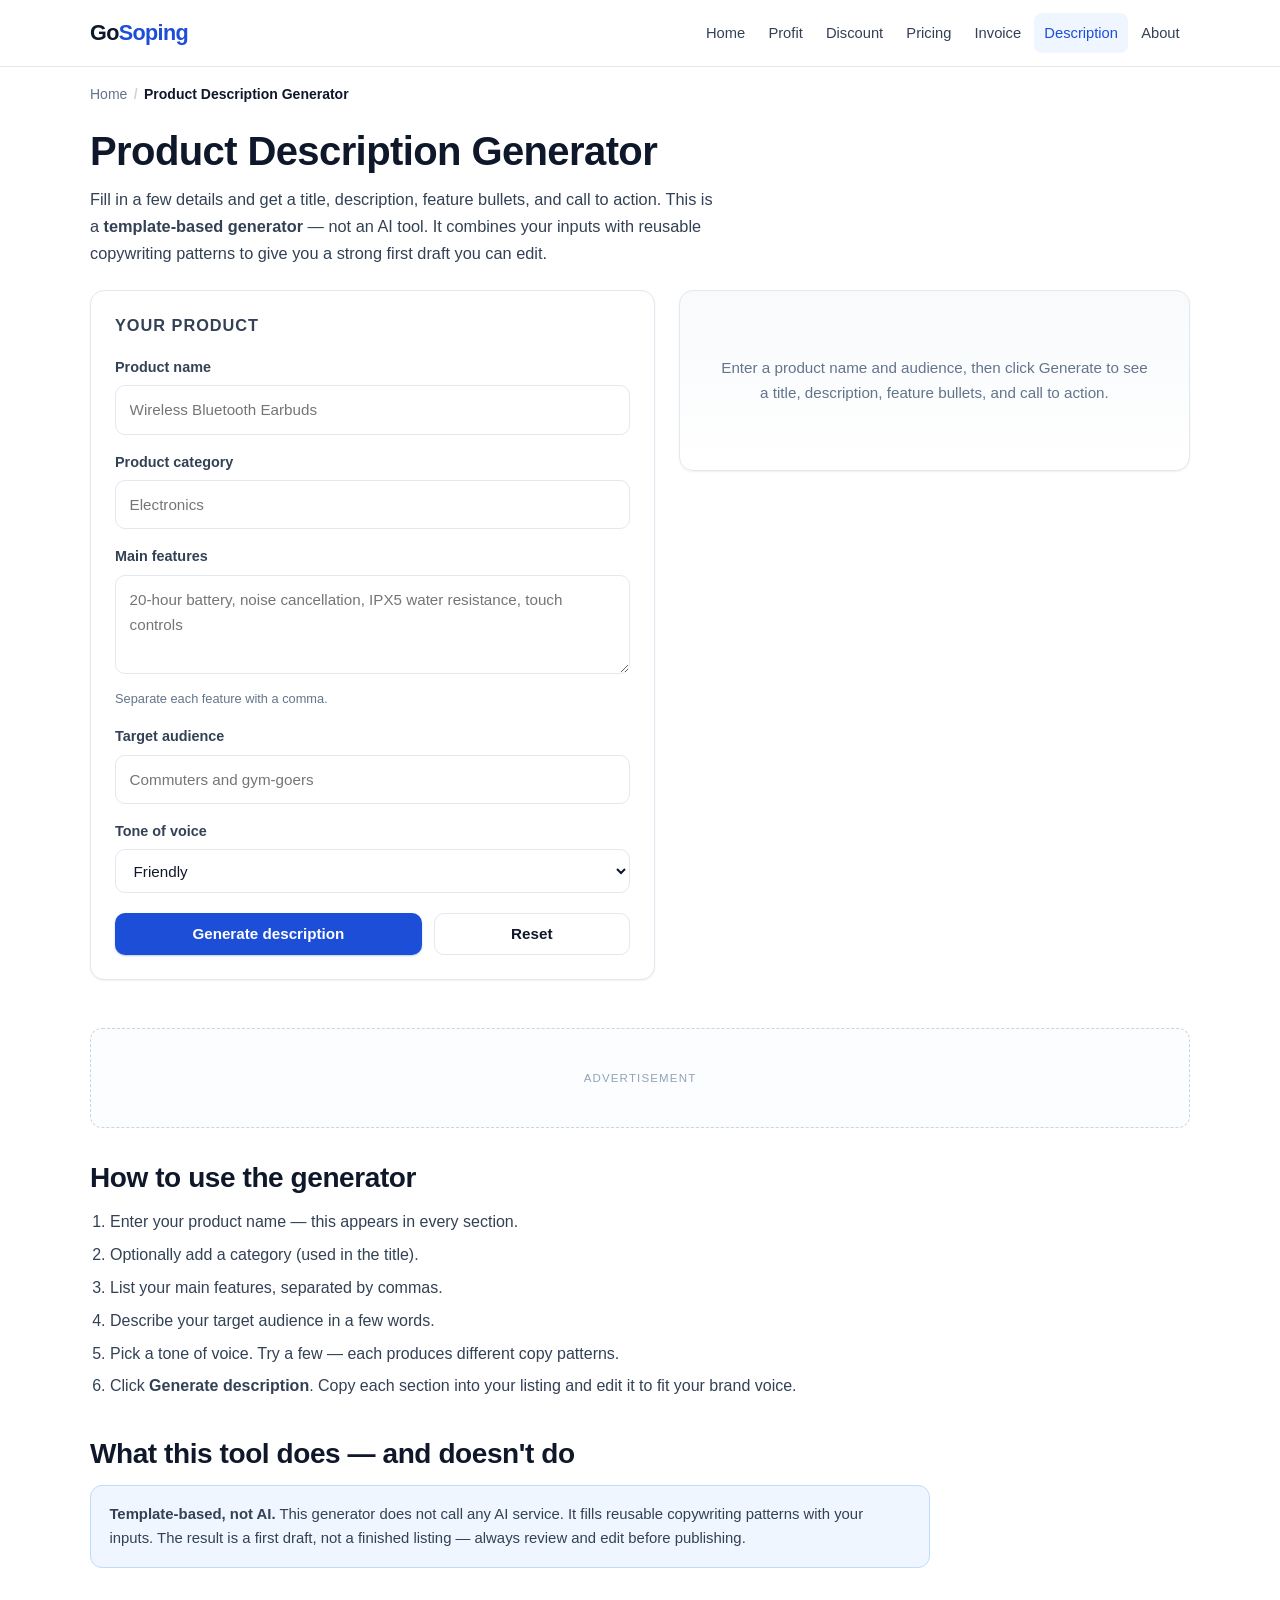
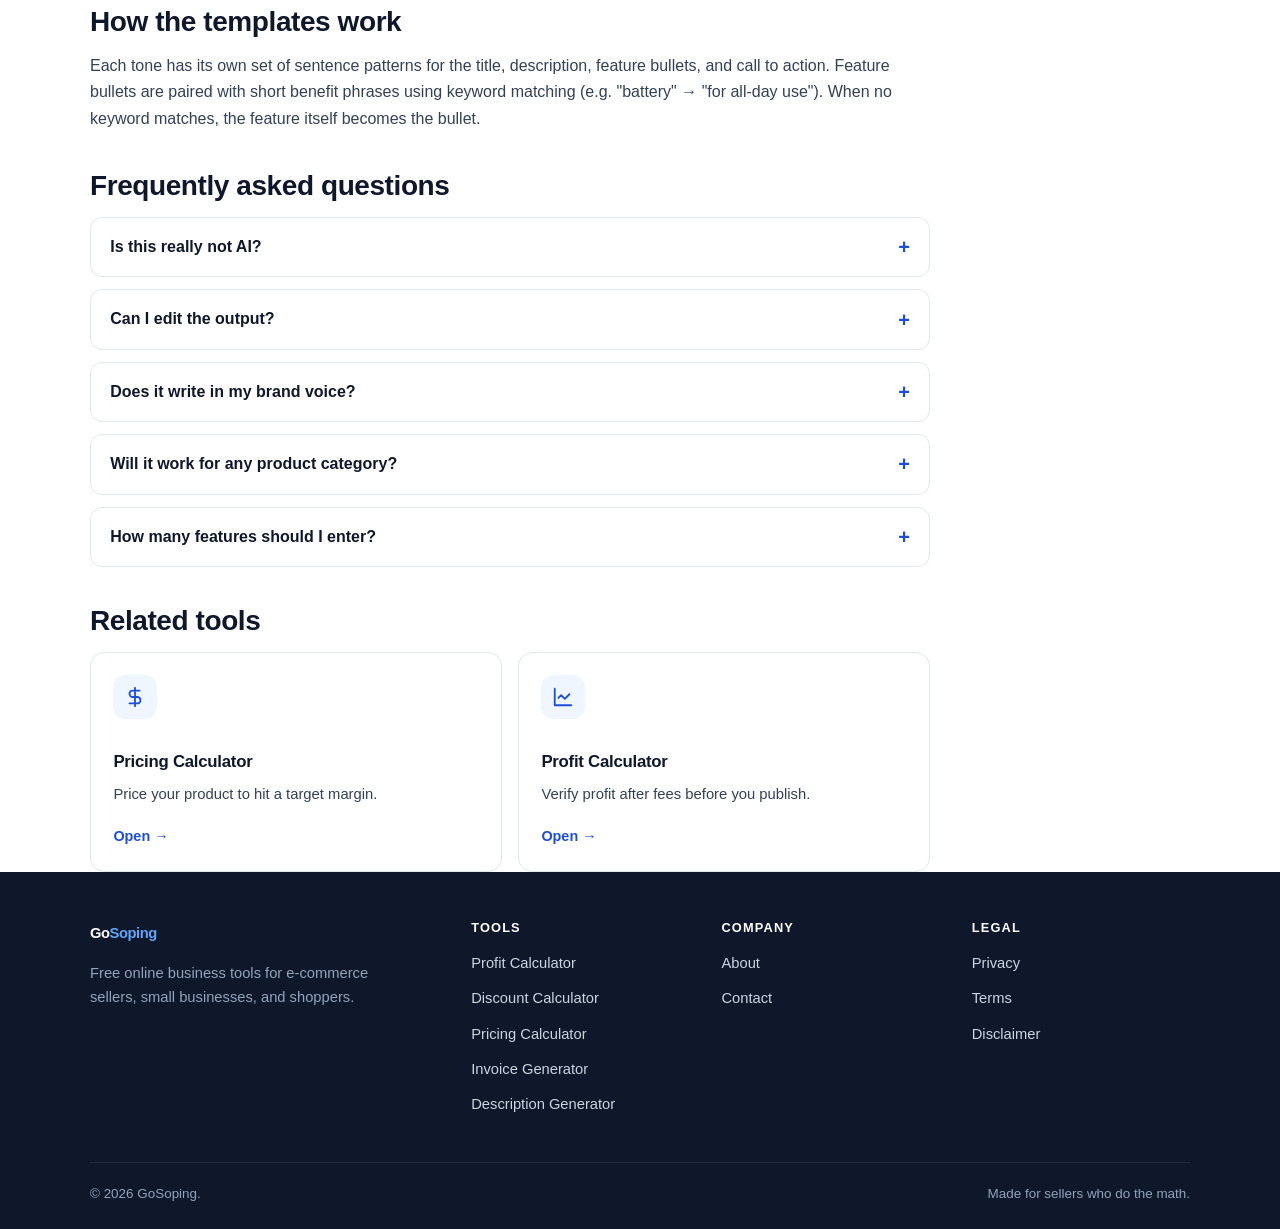
<file: tools/product-description-generator.html>
<!DOCTYPE html>
<html lang="en">
<head>
<meta charset="UTF-8">
  <meta name="google-adsense-account" content="ca-pub-9892746526732199">
<meta name="viewport" content="width=device-width, initial-scale=1">
<meta name="theme-color" content="#1d4ed8">
<meta name="robots" content="index, follow, max-image-preview:large">
<title>Product Description Generator — Titles, Bullets & CTA | GoSoping</title>
<meta name="description" content="Template-based product description generator. Get a title, description, feature bullets, and call to action from your product details. No AI, no sign-up.">
<link rel="canonical" href="https://gosoping.com/tools/product-description-generator.html">
<meta property="og:type" content="website">
<meta property="og:site_name" content="GoSoping">
<meta property="og:title" content="Product Description Generator — Titles, Bullets & CTA">
<meta property="og:description" content="Generate a title, description, feature bullets, and CTA from your product details.">
<meta property="og:url" content="https://gosoping.com/tools/product-description-generator.html">
<meta property="og:image" content="https://gosoping.com/assets/images/og.png">
<meta property="og:locale" content="en_IN">
<meta name="twitter:card" content="summary_large_image">
<meta name="twitter:title" content="Product Description Generator | GoSoping">
<meta name="twitter:description" content="Template-based titles, descriptions, bullets, and CTAs.">
<meta name="twitter:image" content="https://gosoping.com/assets/images/og.png">
<link rel="icon" href="data:image/svg+xml,%3Csvg xmlns='http://www.w3.org/2000/svg' viewBox='0 0 64 64'%3E%3Crect width='64' height='64' rx='14' fill='%231d4ed8'/%3E%3Ctext x='32' y='44' font-family='Arial' font-size='34' font-weight='bold' fill='white' text-anchor='middle'%3EG%3C/text%3E%3C/svg%3E">
<script type="application/ld+json">{"@context":"https://schema.org","@type":"WebApplication","name":"Product Description Generator","url":"https://gosoping.com/tools/product-description-generator.html","applicationCategory":"BusinessApplication","operatingSystem":"Any","description":"Template-based product title, description, feature bullets, and call to action generator.","offers":{"@type":"Offer","price":"0","priceCurrency":"INR"}}</script>
<script type="application/ld+json">{"@context":"https://schema.org","@type":"BreadcrumbList","itemListElement":[{"@type":"ListItem","position":1,"name":"Home","item":"https://gosoping.com/"},{"@type":"ListItem","position":2,"name":"Product Description Generator","item":"https://gosoping.com/tools/product-description-generator.html"}]}</script>
<link rel="stylesheet" href="../assets/css/style.css">
</head>
<body>
<a href="#main" class="skip-link">Skip to main content</a>
<header class="site-header">
  <div class="container header-inner">
    <a href="../index.html" class="logo" aria-label="GoSoping home">Go<span>Soping</span></a>
    <button id="navToggle" class="nav-toggle" aria-expanded="false" aria-controls="primaryNav" aria-label="Toggle menu"><span></span><span></span><span></span></button>
    <nav id="primaryNav" class="site-nav" aria-label="Primary">
      <ul>
        <li><a href="../index.html">Home</a></li>
        <li><a href="profit-calculator.html">Profit</a></li>
        <li><a href="discount-calculator.html">Discount</a></li>
        <li><a href="pricing-calculator.html">Pricing</a></li>
        <li><a href="invoice-generator.html">Invoice</a></li>
        <li><a href="product-description-generator.html" aria-current="page">Description</a></li>
        <li><a href="../pages/about.html">About</a></li>
      </ul>
    </nav>
  </div>
</header>

<main id="main">
  <div class="container">
    <nav class="breadcrumbs" aria-label="Breadcrumb"><ol><li><a href="../index.html">Home</a></li><li aria-current="page">Product Description Generator</li></ol></nav>
    <div class="page-head">
      <h1>Product Description Generator</h1>
      <p class="lead">Fill in a few details and get a title, description, feature bullets, and call to action. This is a <strong>template-based generator</strong> — not an AI tool. It combines your inputs with reusable copywriting patterns to give you a strong first draft you can edit.</p>
    </div>

    <div class="tool-layout">
      <section class="panel" aria-labelledby="descFormTitle">
        <h2 id="descFormTitle">Your product</h2>
        <form id="descForm" novalidate>
          <div class="field"><label for="dName">Product name</label><input id="dName" type="text" placeholder="Wireless Bluetooth Earbuds" required><p class="error-msg" id="dName-error"></p></div>
          <div class="field"><label for="dCategory">Product category</label><input id="dCategory" type="text" placeholder="Electronics"></div>
          <div class="field"><label for="dFeatures">Main features</label><textarea id="dFeatures" rows="3" placeholder="20-hour battery, noise cancellation, IPX5 water resistance, touch controls"></textarea><p class="hint">Separate each feature with a comma.</p></div>
          <div class="field"><label for="dAudience">Target audience</label><input id="dAudience" type="text" placeholder="Commuters and gym-goers" required><p class="error-msg" id="dAudience-error"></p></div>
          <div class="field"><label for="dTone">Tone of voice</label>
            <select id="dTone">
              <option value="professional">Professional</option>
              <option value="friendly" selected>Friendly</option>
              <option value="playful">Playful</option>
              <option value="luxury">Luxury</option>
              <option value="minimal">Minimal</option>
            </select>
          </div>
          <div class="form-actions"><button type="submit" class="btn btn-primary">Generate description</button><button type="reset" class="btn btn-secondary">Reset</button></div>
        </form>
      </section>
      <section aria-live="polite">
        <div id="descEmpty" class="result-card"><div class="result-empty">Enter a product name and audience, then click Generate to see a title, description, feature bullets, and call to action.</div></div>
        <div id="descOutput" class="generated-output" hidden></div>
      </section>
    </div>

    <div class="ad-slot" aria-hidden="true">Advertisement</div>

    <article class="prose">
      <h2>How to use the generator</h2>
      <ol>
        <li>Enter your product name — this appears in every section.</li>
        <li>Optionally add a category (used in the title).</li>
        <li>List your main features, separated by commas.</li>
        <li>Describe your target audience in a few words.</li>
        <li>Pick a tone of voice. Try a few — each produces different copy patterns.</li>
        <li>Click <strong>Generate description</strong>. Copy each section into your listing and edit it to fit your brand voice.</li>
      </ol>
      <h2>What this tool does — and doesn't do</h2>
      <div class="callout"><p><strong>Template-based, not AI.</strong> This generator does not call any AI service. It fills reusable copywriting patterns with your inputs. The result is a first draft, not a finished listing — always review and edit before publishing.</p></div>
      <h2>How the templates work</h2>
      <p>Each tone has its own set of sentence patterns for the title, description, feature bullets, and call to action. Feature bullets are paired with short benefit phrases using keyword matching (e.g. "battery" → "for all-day use"). When no keyword matches, the feature itself becomes the bullet.</p>
      <h2>Frequently asked questions</h2>
      <div class="faq">
        <details><summary>Is this really not AI?</summary><div class="faq-body"><p>Correct. No external API is called. The output is generated entirely in your browser using predefined templates. It never sends your product data anywhere.</p></div></details>
        <details><summary>Can I edit the output?</summary><div class="faq-body"><p>Yes — and you should. Treat the output as a first draft. Every section has a copy button so you can paste it into your listing and refine it.</p></div></details>
        <details><summary>Does it write in my brand voice?</summary><div class="faq-body"><p>It gets close if you pick the right tone, but it can't learn your specific voice. Edit word choices, add specifics, and remove anything that doesn't fit.</p></div></details>
        <details><summary>Will it work for any product category?</summary><div class="faq-body"><p>Yes. The category is used mainly in the title. Feature and audience language is category-agnostic, so it works for electronics, apparel, home goods, and more.</p></div></details>
        <details><summary>How many features should I enter?</summary><div class="faq-body"><p>Three to six is ideal. Too few and the bullets look thin; too many and the description gets crowded. Keep each feature short (2–6 words).</p></div></details>
      </div>
      <h2>Related tools</h2>
      <div class="related-grid">
        <a href="pricing-calculator.html" class="tool-card"><span class="tool-icon" aria-hidden="true"><svg viewBox="0 0 24 24" fill="none" stroke="currentColor" stroke-width="2" stroke-linecap="round" stroke-linejoin="round"><path d="M12 2v20"/><path d="M17 5H9.5a3.5 3.5 0 0 0 0 7h5a3.5 3.5 0 0 1 0 7H6"/></svg></span><h3>Pricing Calculator</h3><p>Price your product to hit a target margin.</p><span class="tool-link">Open →</span></a>
        <a href="profit-calculator.html" class="tool-card"><span class="tool-icon" aria-hidden="true"><svg viewBox="0 0 24 24" fill="none" stroke="currentColor" stroke-width="2" stroke-linecap="round" stroke-linejoin="round"><path d="M3 3v18h18"/><path d="m19 9-5 5-4-4-3 3"/></svg></span><h3>Profit Calculator</h3><p>Verify profit after fees before you publish.</p><span class="tool-link">Open →</span></a>
      </div>
    </article>
  </div>
</main>

<footer class="site-footer">
  <div class="container">
    <div class="footer-grid">
      <div class="footer-brand"><a href="../index.html" class="logo">Go<span style="color:#60a5fa">Soping</span></a><p>Free online business tools for e-commerce sellers, small businesses, and shoppers.</p></div>
      <div><h3>Tools</h3><ul>
        <li><a href="profit-calculator.html">Profit Calculator</a></li>
        <li><a href="discount-calculator.html">Discount Calculator</a></li>
        <li><a href="pricing-calculator.html">Pricing Calculator</a></li>
        <li><a href="invoice-generator.html">Invoice Generator</a></li>
        <li><a href="product-description-generator.html">Description Generator</a></li>
      </ul></div>
      <div><h3>Company</h3><ul><li><a href="../pages/about.html">About</a></li><li><a href="../pages/contact.html">Contact</a></li></ul></div>
      <div><h3>Legal</h3><ul><li><a href="../pages/privacy-policy.html">Privacy</a></li><li><a href="../pages/terms.html">Terms</a></li><li><a href="../pages/disclaimer.html">Disclaimer</a></li></ul></div>
    </div>
    <div class="footer-bottom"><p>&copy; <span id="year">2026</span> GoSoping.</p><p>Made for sellers who do the math.</p></div>
  </div>
</footer>
<script src="../assets/js/main.js" defer></script>
<script src="../assets/js/description-generator.js" defer></script>
</body>
</html>
</file>
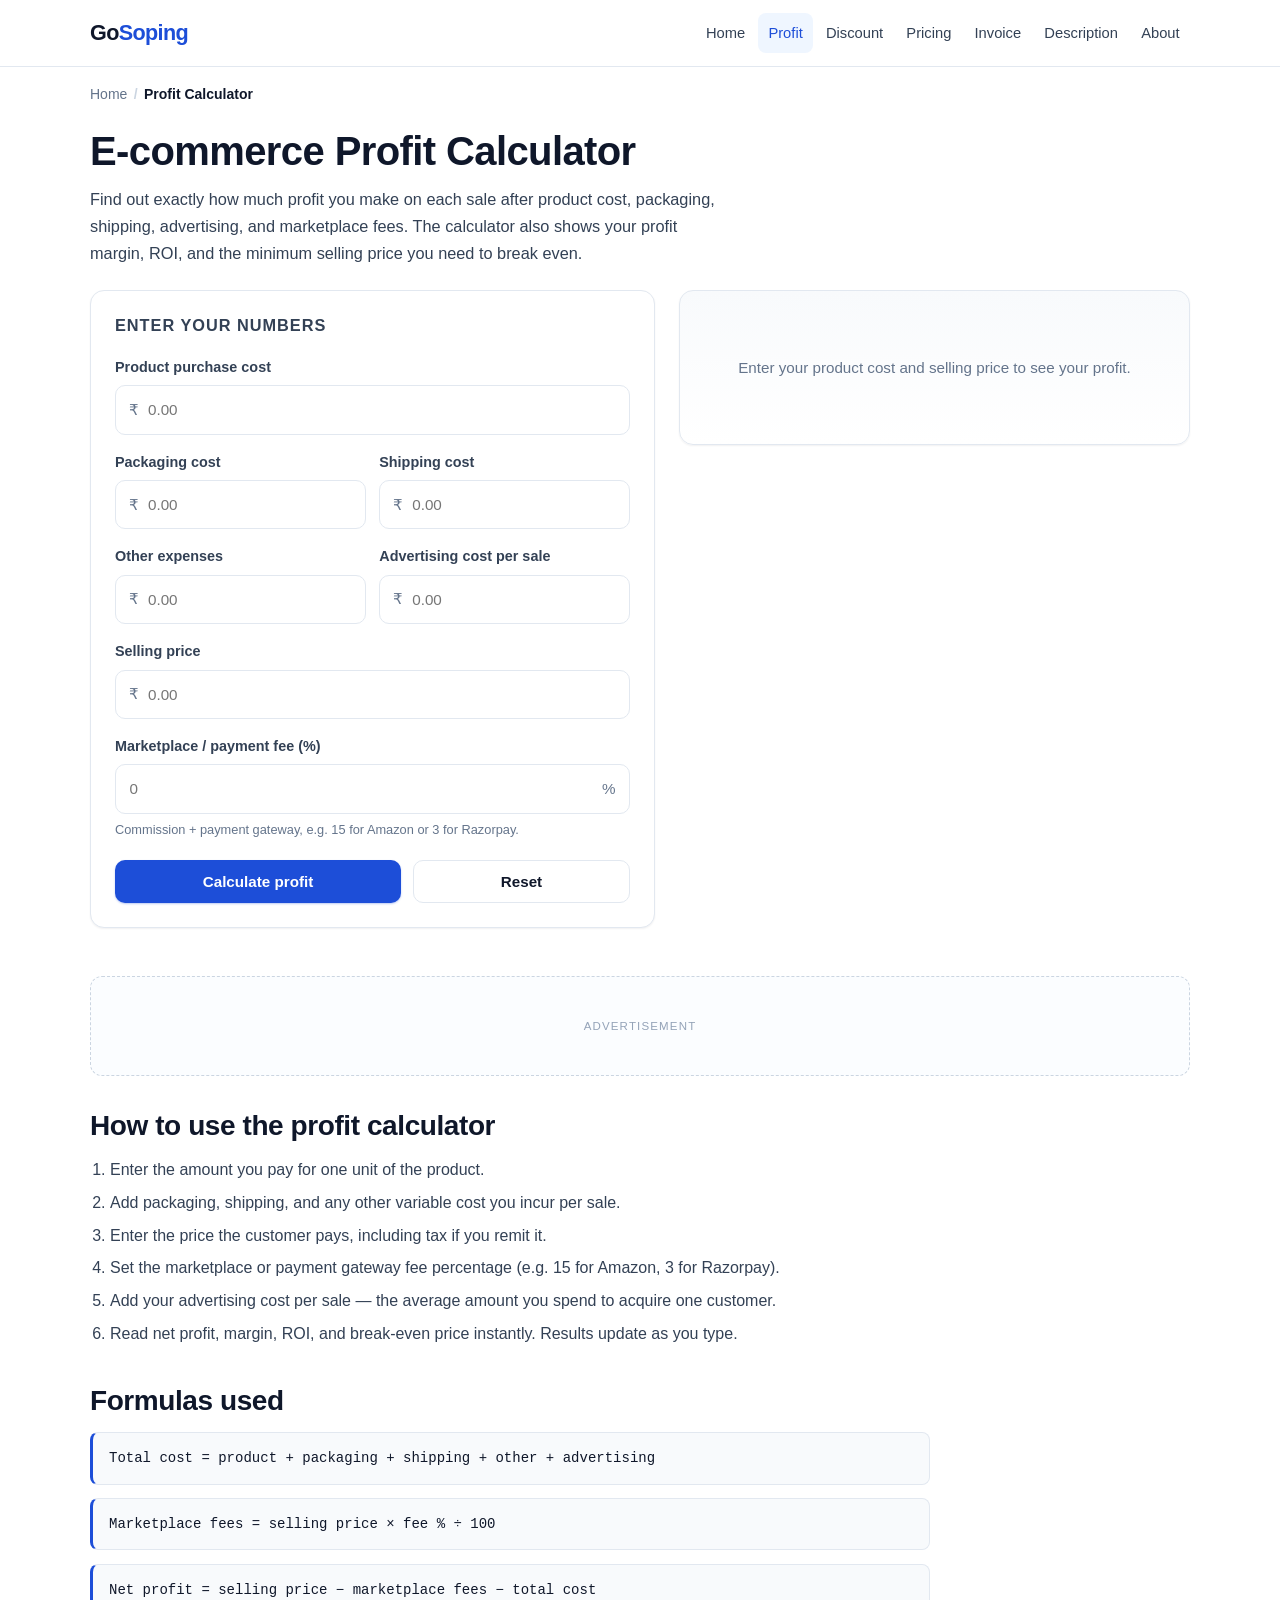
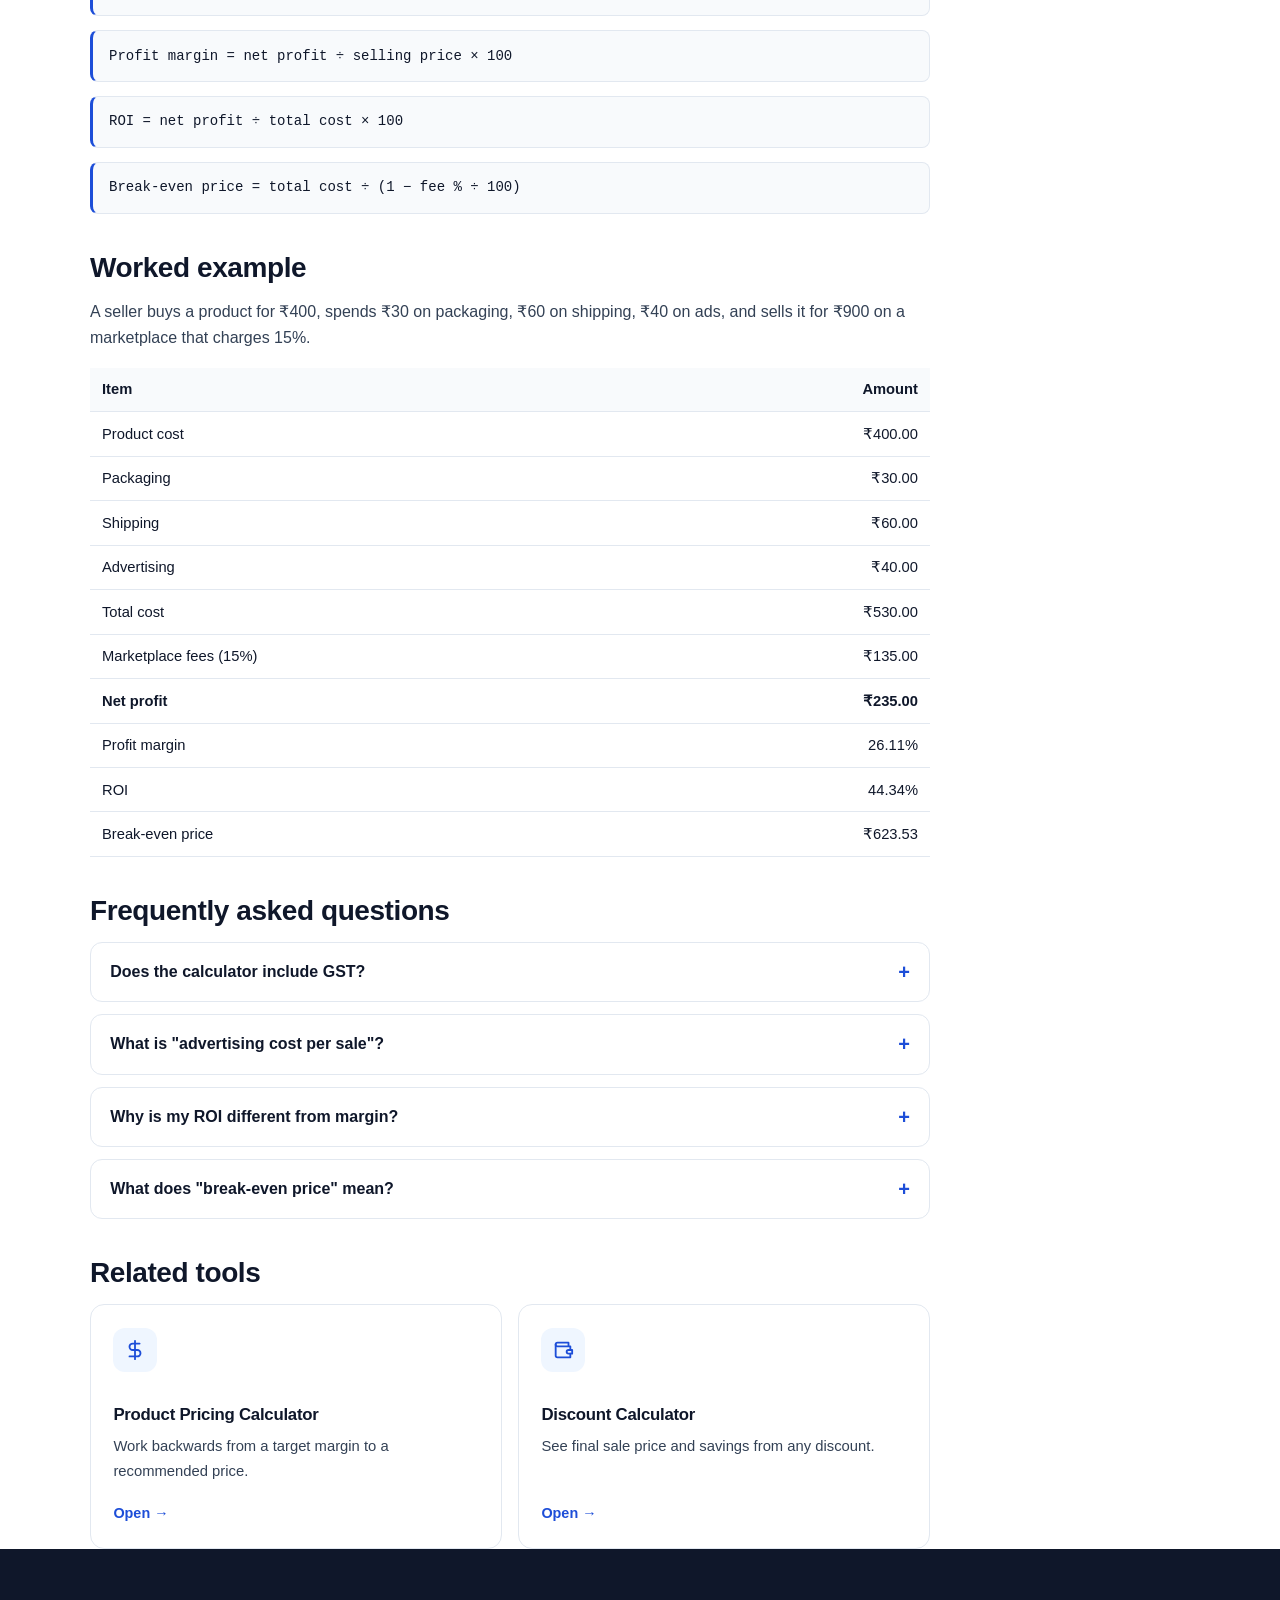
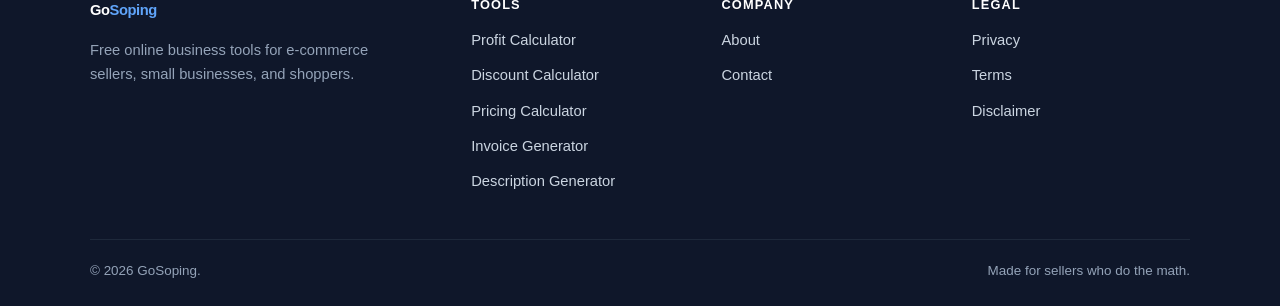
<file: tools/profit-calculator.html>
<!DOCTYPE html>
<html lang="en">
<head>
<meta charset="UTF-8">
  <meta name="google-adsense-account" content="ca-pub-9892746526732199">
<meta name="viewport" content="width=device-width, initial-scale=1">
<meta name="theme-color" content="#1d4ed8">
<meta name="robots" content="index, follow, max-image-preview:large">
<title>E-commerce Profit Calculator — Net Profit, Margin & ROI | GoSoping</title>
<meta name="description" content="Calculate net profit per sale, profit margin, ROI, and break-even price after product cost, shipping, ads, and marketplace fees. Free, browser-based, no sign-up.">
<link rel="canonical" href="https://gosoping.com/tools/profit-calculator.html">
<meta property="og:type" content="website">
<meta property="og:site_name" content="GoSoping">
<meta property="og:title" content="E-commerce Profit Calculator — Net Profit, Margin & ROI">
<meta property="og:description" content="Calculate net profit, profit margin, ROI, and break-even price per sale after all costs and fees.">
<meta property="og:url" content="https://gosoping.com/tools/profit-calculator.html">
<meta property="og:image" content="https://gosoping.com/assets/images/og.png">
<meta property="og:locale" content="en_IN">
<meta name="twitter:card" content="summary_large_image">
<meta name="twitter:title" content="E-commerce Profit Calculator | GoSoping">
<meta name="twitter:description" content="Net profit, margin, ROI, and break-even price after fees and ads.">
<meta name="twitter:image" content="https://gosoping.com/assets/images/og.png">
<link rel="icon" href="data:image/svg+xml,%3Csvg xmlns='http://www.w3.org/2000/svg' viewBox='0 0 64 64'%3E%3Crect width='64' height='64' rx='14' fill='%231d4ed8'/%3E%3Ctext x='32' y='44' font-family='Arial' font-size='34' font-weight='bold' fill='white' text-anchor='middle'%3EG%3C/text%3E%3C/svg%3E">
<script type="application/ld+json">{"@context":"https://schema.org","@type":"WebApplication","name":"E-commerce Profit Calculator","url":"https://gosoping.com/tools/profit-calculator.html","applicationCategory":"BusinessApplication","operatingSystem":"Any","description":"Calculate net profit, profit margin, ROI, and break-even price per sale after marketplace fees and advertising costs.","offers":{"@type":"Offer","price":"0","priceCurrency":"INR"}}</script>
<script type="application/ld+json">{"@context":"https://schema.org","@type":"BreadcrumbList","itemListElement":[{"@type":"ListItem","position":1,"name":"Home","item":"https://gosoping.com/"},{"@type":"ListItem","position":2,"name":"Profit Calculator","item":"https://gosoping.com/tools/profit-calculator.html"}]}</script>
<link rel="stylesheet" href="../assets/css/style.css">
</head>
<body>
<a href="#main" class="skip-link">Skip to main content</a>
<header class="site-header">
  <div class="container header-inner">
    <a href="../index.html" class="logo" aria-label="GoSoping home">Go<span>Soping</span></a>
    <button id="navToggle" class="nav-toggle" aria-expanded="false" aria-controls="primaryNav" aria-label="Toggle menu"><span></span><span></span><span></span></button>
    <nav id="primaryNav" class="site-nav" aria-label="Primary">
      <ul>
        <li><a href="../index.html">Home</a></li>
        <li><a href="profit-calculator.html" aria-current="page">Profit</a></li>
        <li><a href="discount-calculator.html">Discount</a></li>
        <li><a href="pricing-calculator.html">Pricing</a></li>
        <li><a href="invoice-generator.html">Invoice</a></li>
        <li><a href="product-description-generator.html">Description</a></li>
        <li><a href="../pages/about.html">About</a></li>
      </ul>
    </nav>
  </div>
</header>

<main id="main">
  <div class="container">
    <nav class="breadcrumbs" aria-label="Breadcrumb"><ol><li><a href="../index.html">Home</a></li><li aria-current="page">Profit Calculator</li></ol></nav>
    <div class="page-head">
      <h1>E-commerce Profit Calculator</h1>
      <p class="lead">Find out exactly how much profit you make on each sale after product cost, packaging, shipping, advertising, and marketplace fees. The calculator also shows your profit margin, ROI, and the minimum selling price you need to break even.</p>
    </div>

    <div class="tool-layout">
      <section class="panel" aria-labelledby="profitFormTitle">
        <h2 id="profitFormTitle">Enter your numbers</h2>
        <form id="profitForm" novalidate>
          <div class="field"><label for="cost">Product purchase cost</label><div class="input-wrap has-prefix"><span class="prefix">₹</span><input id="cost" type="number" inputmode="decimal" min="0" step="0.01" placeholder="0.00" required></div><p class="error-msg" id="cost-error"></p></div>
          <div class="field-row">
            <div class="field"><label for="packaging">Packaging cost</label><div class="input-wrap has-prefix"><span class="prefix">₹</span><input id="packaging" type="number" inputmode="decimal" min="0" step="0.01" placeholder="0.00"></div><p class="error-msg" id="packaging-error"></p></div>
            <div class="field"><label for="shipping">Shipping cost</label><div class="input-wrap has-prefix"><span class="prefix">₹</span><input id="shipping" type="number" inputmode="decimal" min="0" step="0.01" placeholder="0.00"></div><p class="error-msg" id="shipping-error"></p></div>
          </div>
          <div class="field-row">
            <div class="field"><label for="other">Other expenses</label><div class="input-wrap has-prefix"><span class="prefix">₹</span><input id="other" type="number" inputmode="decimal" min="0" step="0.01" placeholder="0.00"></div><p class="error-msg" id="other-error"></p></div>
            <div class="field"><label for="ad">Advertising cost per sale</label><div class="input-wrap has-prefix"><span class="prefix">₹</span><input id="ad" type="number" inputmode="decimal" min="0" step="0.01" placeholder="0.00"></div><p class="error-msg" id="ad-error"></p></div>
          </div>
          <div class="field"><label for="price">Selling price</label><div class="input-wrap has-prefix"><span class="prefix">₹</span><input id="price" type="number" inputmode="decimal" min="0" step="0.01" placeholder="0.00" required></div><p class="error-msg" id="price-error"></p></div>
          <div class="field"><label for="fee">Marketplace / payment fee (%)</label><div class="input-wrap has-suffix"><span class="suffix">%</span><input id="fee" type="number" inputmode="decimal" min="0" max="100" step="0.01" placeholder="0"></div><p class="hint">Commission + payment gateway, e.g. 15 for Amazon or 3 for Razorpay.</p><p class="error-msg" id="fee-error"></p></div>
          <div class="form-actions"><button type="submit" class="btn btn-primary">Calculate profit</button><button type="reset" class="btn btn-secondary">Reset</button></div>
        </form>
      </section>

      <section aria-live="polite">
        <div class="result-card">
          <div id="profitResultEmpty" class="result-empty">Enter your product cost and selling price to see your profit.</div>
          <div id="profitResultBody" hidden>
            <div class="result-main"><p class="label" id="profitNetLabel">Net profit per sale</p><p class="value" id="profitNet">₹0.00</p><p class="result-note" id="profitNote"></p></div>
            <div class="result-rows">
              <div class="result-row"><span class="k">Selling price</span><span class="v" id="profitPrice">₹0.00</span></div>
              <div class="result-row"><span class="k">Marketplace fees</span><span class="v" id="profitFees">₹0.00</span></div>
              <div class="result-row total"><span class="k">Total cost (incl. ads)</span><span class="v" id="profitTotalCost">₹0.00</span></div>
              <div class="result-row"><span class="k">Profit margin</span><span class="v" id="profitMargin">0%</span></div>
              <div class="result-row"><span class="k">Return on investment</span><span class="v" id="profitRoi">0%</span></div>
              <div class="result-row"><span class="k">Break-even selling price</span><span class="v" id="profitBreakEven">₹0.00</span></div>
            </div>
          </div>
        </div>
      </section>
    </div>

    <div class="ad-slot" aria-hidden="true">Advertisement</div>

    <article class="prose">
      <h2>How to use the profit calculator</h2>
      <ol>
        <li>Enter the amount you pay for one unit of the product.</li>
        <li>Add packaging, shipping, and any other variable cost you incur per sale.</li>
        <li>Enter the price the customer pays, including tax if you remit it.</li>
        <li>Set the marketplace or payment gateway fee percentage (e.g. 15 for Amazon, 3 for Razorpay).</li>
        <li>Add your advertising cost per sale — the average amount you spend to acquire one customer.</li>
        <li>Read net profit, margin, ROI, and break-even price instantly. Results update as you type.</li>
      </ol>
      <h2>Formulas used</h2>
      <div class="formula">Total cost = product + packaging + shipping + other + advertising</div>
      <div class="formula">Marketplace fees = selling price × fee % ÷ 100</div>
      <div class="formula">Net profit = selling price − marketplace fees − total cost</div>
      <div class="formula">Profit margin = net profit ÷ selling price × 100</div>
      <div class="formula">ROI = net profit ÷ total cost × 100</div>
      <div class="formula">Break-even price = total cost ÷ (1 − fee % ÷ 100)</div>
      <h2>Worked example</h2>
      <p>A seller buys a product for ₹400, spends ₹30 on packaging, ₹60 on shipping, ₹40 on ads, and sells it for ₹900 on a marketplace that charges 15%.</p>
      <table><thead><tr><th>Item</th><th>Amount</th></tr></thead><tbody>
        <tr><td>Product cost</td><td>₹400.00</td></tr>
        <tr><td>Packaging</td><td>₹30.00</td></tr>
        <tr><td>Shipping</td><td>₹60.00</td></tr>
        <tr><td>Advertising</td><td>₹40.00</td></tr>
        <tr><td>Total cost</td><td>₹530.00</td></tr>
        <tr><td>Marketplace fees (15%)</td><td>₹135.00</td></tr>
        <tr><td><strong>Net profit</strong></td><td><strong>₹235.00</strong></td></tr>
        <tr><td>Profit margin</td><td>26.11%</td></tr>
        <tr><td>ROI</td><td>44.34%</td></tr>
        <tr><td>Break-even price</td><td>₹623.53</td></tr>
      </tbody></table>
      <h2>Frequently asked questions</h2>
      <div class="faq">
        <details><summary>Does the calculator include GST?</summary><div class="faq-body"><p>It treats the selling price you enter as the amount you actually keep before fees. If you collect GST separately and remit it, enter the price excluding GST.</p></div></details>
        <details><summary>What is "advertising cost per sale"?</summary><div class="faq-body"><p>The average amount you spend on ads for every order you receive. If you spend ₹5,000 on ads and get 100 sales, your ad cost per sale is ₹50.</p></div></details>
        <details><summary>Why is my ROI different from margin?</summary><div class="faq-body"><p>Margin is profit divided by selling price. ROI is profit divided by total cost. They describe the same profit from different angles.</p></div></details>
        <details><summary>What does "break-even price" mean?</summary><div class="faq-body"><p>The selling price at which net profit is exactly zero, after all costs and fees. Any price above it makes a profit.</p></div></details>
      </div>
      <h2>Related tools</h2>
      <div class="related-grid">
        <a href="pricing-calculator.html" class="tool-card"><span class="tool-icon" aria-hidden="true"><svg viewBox="0 0 24 24" fill="none" stroke="currentColor" stroke-width="2" stroke-linecap="round" stroke-linejoin="round"><path d="M12 2v20"/><path d="M17 5H9.5a3.5 3.5 0 0 0 0 7h5a3.5 3.5 0 0 1 0 7H6"/></svg></span><h3>Product Pricing Calculator</h3><p>Work backwards from a target margin to a recommended price.</p><span class="tool-link">Open →</span></a>
        <a href="discount-calculator.html" class="tool-card"><span class="tool-icon" aria-hidden="true"><svg viewBox="0 0 24 24" fill="none" stroke="currentColor" stroke-width="2" stroke-linecap="round" stroke-linejoin="round"><path d="M20 12V8H6a2 2 0 0 1 0-4h12v4"/><path d="M4 6v12a2 2 0 0 0 2 2h14v-4"/><path d="M18 12a2 2 0 0 0 0 4h4v-4Z"/></svg></span><h3>Discount Calculator</h3><p>See final sale price and savings from any discount.</p><span class="tool-link">Open →</span></a>
      </div>
    </article>
  </div>
</main>

<footer class="site-footer">
  <div class="container">
    <div class="footer-grid">
      <div class="footer-brand"><a href="../index.html" class="logo">Go<span style="color:#60a5fa">Soping</span></a><p>Free online business tools for e-commerce sellers, small businesses, and shoppers.</p></div>
      <div><h3>Tools</h3><ul>
        <li><a href="profit-calculator.html">Profit Calculator</a></li>
        <li><a href="discount-calculator.html">Discount Calculator</a></li>
        <li><a href="pricing-calculator.html">Pricing Calculator</a></li>
        <li><a href="invoice-generator.html">Invoice Generator</a></li>
        <li><a href="product-description-generator.html">Description Generator</a></li>
      </ul></div>
      <div><h3>Company</h3><ul><li><a href="../pages/about.html">About</a></li><li><a href="../pages/contact.html">Contact</a></li></ul></div>
      <div><h3>Legal</h3><ul><li><a href="../pages/privacy-policy.html">Privacy</a></li><li><a href="../pages/terms.html">Terms</a></li><li><a href="../pages/disclaimer.html">Disclaimer</a></li></ul></div>
    </div>
    <div class="footer-bottom"><p>&copy; <span id="year">2026</span> GoSoping.</p><p>Made for sellers who do the math.</p></div>
  </div>
</footer>
<script src="../assets/js/main.js" defer></script>
<script src="../assets/js/profit-calculator.js" defer></script>
</body>
</html>
</file>
<file: assets/css/style.css>
*,*::before,*::after{box-sizing:border-box}
:root{--brand:#1d4ed8;--brand-dark:#1e3a8a;--brand-soft:#eff6ff;--brand-border:#bfdbfe;--text:#0f172a;--text-2:#334155;--muted:#64748b;--border:#e2e8f0;--bg:#fff;--bg-soft:#f8fafc;--success:#047857;--danger:#b91c1c;--danger-soft:#fef2f2;--radius:14px;--shadow-sm:0 1px 2px rgba(15,23,42,.06);--shadow:0 6px 18px rgba(15,23,42,.07);--shadow-lg:0 16px 40px rgba(15,23,42,.12);--container:1140px;--font:-apple-system,BlinkMacSystemFont,"Segoe UI",Roboto,"Helvetica Neue",Arial,sans-serif}
html{scroll-behavior:smooth;-webkit-text-size-adjust:100%}
body{margin:0;font-family:var(--font);font-size:16px;line-height:1.65;color:var(--text);background:var(--bg);-webkit-font-smoothing:antialiased}
[hidden]{display:none!important}
h1,h2,h3,h4{margin:0 0 .5em;line-height:1.25;font-weight:700;letter-spacing:-.015em}
h1{font-size:clamp(1.75rem,4vw,2.5rem)}
h2{font-size:clamp(1.35rem,2.6vw,1.75rem)}
h3{font-size:1.125rem}
p{margin:0 0 1rem}
a{color:var(--brand);text-decoration:none}
a:hover{text-decoration:underline}
img{max-width:100%;height:auto;display:block}
ul,ol{margin:0 0 1rem;padding-left:1.25rem}
li{margin-bottom:.4rem}
:focus-visible{outline:3px solid #93c5fd;outline-offset:2px;border-radius:4px}
.container{width:100%;max-width:var(--container);margin:0 auto;padding:0 20px}
.skip-link{position:absolute;left:-9999px;top:0;background:var(--brand);color:#fff;padding:.75rem 1rem;z-index:200;border-radius:0 0 8px 0}
.skip-link:focus{left:8px;top:8px}
.sr-only{position:absolute;width:1px;height:1px;padding:0;margin:-1px;overflow:hidden;clip:rect(0,0,0,0);white-space:nowrap;border:0}

.site-header{position:sticky;top:0;z-index:50;background:rgba(255,255,255,.96);backdrop-filter:blur(8px);border-bottom:1px solid var(--border)}
.header-inner{display:flex;align-items:center;justify-content:space-between;gap:1rem;min-height:66px}
.logo{font-size:1.35rem;font-weight:800;letter-spacing:-.03em;color:var(--text);text-decoration:none;white-space:nowrap}
.logo:hover{text-decoration:none}
.logo span{color:var(--brand)}
.site-nav ul{display:flex;align-items:center;gap:.15rem;list-style:none;margin:0;padding:0}
.site-nav li{margin:0}
.site-nav a{display:block;padding:.5rem .65rem;border-radius:8px;color:var(--text-2);font-weight:500;font-size:.92rem;text-decoration:none;transition:background .15s,color .15s}
.site-nav a:hover{background:var(--bg-soft);color:var(--text);text-decoration:none}
.site-nav a[aria-current="page"]{color:var(--brand);background:var(--brand-soft)}
.nav-toggle{display:none;flex-direction:column;justify-content:center;gap:5px;width:44px;height:44px;padding:10px;background:none;border:1px solid var(--border);border-radius:10px;cursor:pointer}
.nav-toggle span{display:block;height:2px;width:100%;background:var(--text);border-radius:2px;transition:transform .2s,opacity .2s}
.nav-toggle[aria-expanded="true"] span:nth-child(1){transform:translateY(7px) rotate(45deg)}
.nav-toggle[aria-expanded="true"] span:nth-child(2){opacity:0}
.nav-toggle[aria-expanded="true"] span:nth-child(3){transform:translateY(-7px) rotate(-45deg)}
@media(max-width:960px){
  .nav-toggle{display:inline-flex}
  .site-nav{position:absolute;top:100%;left:0;right:0;display:none;background:#fff;border-bottom:1px solid var(--border);box-shadow:var(--shadow);padding:.5rem 20px 1rem}
  .site-nav.open{display:block}
  .site-nav ul{flex-direction:column;align-items:stretch;gap:0}
  .site-nav a{padding:.8rem .6rem}
}

.btn{display:inline-flex;align-items:center;justify-content:center;gap:.5rem;padding:.7rem 1.2rem;border-radius:10px;border:1px solid transparent;font:inherit;font-weight:600;font-size:.95rem;line-height:1.2;cursor:pointer;text-decoration:none;transition:background .15s,border-color .15s,box-shadow .15s}
.btn:hover{text-decoration:none}
.btn-primary{background:var(--brand);color:#fff;box-shadow:0 1px 2px rgba(29,78,216,.3)}
.btn-primary:hover{background:var(--brand-dark)}
.btn-secondary{background:#fff;color:var(--text);border-color:var(--border)}
.btn-secondary:hover{background:var(--bg-soft);border-color:#cbd5e1}
.btn-block{width:100%}
.btn-sm{padding:.45rem .8rem;font-size:.85rem}
.form-actions{display:flex;flex-wrap:wrap;gap:.75rem;margin-top:1.25rem}
.form-actions .btn{flex:1 1 auto}

.hero{padding:clamp(2.5rem,6vw,4.25rem) 0 clamp(2rem,4vw,3rem);text-align:center;border-bottom:1px solid var(--border);background:radial-gradient(900px 380px at 50% -40%,#dbeafe 0%,transparent 70%),linear-gradient(180deg,#f8fafc,#fff)}
.hero h1{max-width:860px;margin:0 auto 1rem}
.hero-sub{max-width:660px;margin:0 auto 1.75rem;color:var(--text-2);font-size:clamp(1rem,1.6vw,1.1rem)}
.eyebrow{display:inline-block;font-size:.78rem;font-weight:700;letter-spacing:.08em;text-transform:uppercase;color:var(--brand);background:var(--brand-soft);border:1px solid var(--brand-border);padding:.35rem .8rem;border-radius:999px;margin-bottom:1rem}
.hero-meta{display:flex;flex-wrap:wrap;gap:.5rem 1.5rem;justify-content:center;margin-top:1.5rem;font-size:.875rem;color:var(--muted)}

.search-box{display:flex;gap:.5rem;max-width:580px;margin:0 auto;background:#fff;border:1px solid var(--border);border-radius:12px;padding:.4rem;box-shadow:var(--shadow)}
.search-box input{flex:1;min-width:0;border:0;background:transparent;padding:.6rem .8rem;font:inherit;font-size:.95rem;color:var(--text);outline:none}
.search-box input::placeholder{color:#94a3b8}
.search-box .btn{padding:.65rem 1.1rem}

.section{padding:clamp(2.25rem,5vw,3.5rem) 0}
.section-soft{background:var(--bg-soft);border-top:1px solid var(--border);border-bottom:1px solid var(--border)}
.section-head{display:flex;flex-wrap:wrap;align-items:flex-end;justify-content:space-between;gap:1rem;margin-bottom:1.75rem}
.section-head h2{margin-bottom:0}
.section-head p{margin:.4rem 0 0;color:var(--muted);max-width:65ch}

.filter-bar{display:flex;flex-wrap:wrap;gap:.5rem;margin-bottom:1.5rem}
.chip{font:inherit;font-size:.875rem;font-weight:600;padding:.45rem .95rem;border-radius:999px;border:1px solid var(--border);background:#fff;color:var(--text-2);cursor:pointer;transition:background .15s,border-color .15s,color .15s}
.chip:hover{border-color:var(--brand-border);color:var(--brand)}
.chip[aria-pressed="true"]{background:var(--brand);border-color:var(--brand);color:#fff}

.tool-grid{display:grid;grid-template-columns:repeat(auto-fill,minmax(260px,1fr));gap:1.25rem}
.tool-card{position:relative;display:flex;flex-direction:column;gap:.55rem;background:#fff;border:1px solid var(--border);border-radius:var(--radius);padding:1.4rem;color:inherit;text-decoration:none;transition:transform .15s,box-shadow .15s,border-color .15s}
a.tool-card:hover{transform:translateY(-3px);box-shadow:var(--shadow-lg);border-color:var(--brand-border);text-decoration:none}
.tool-card h3{margin:0;font-size:1.05rem}
.tool-card p{margin:0;color:var(--muted);font-size:.925rem}
.tool-card .tool-link{margin-top:auto;padding-top:.6rem;color:var(--brand);font-weight:600;font-size:.9rem}
.tool-icon{width:44px;height:44px;border-radius:12px;background:var(--brand-soft);color:var(--brand);display:grid;place-items:center;flex:0 0 auto}
.tool-icon svg{width:22px;height:22px}
.empty-state{padding:2rem;text-align:center;color:var(--muted);background:var(--bg-soft);border:1px dashed var(--border);border-radius:12px}

.cat-grid{display:grid;grid-template-columns:repeat(auto-fit,minmax(220px,1fr));gap:1rem}
.cat-card{display:flex;flex-direction:column;gap:.35rem;text-align:left;font:inherit;background:#fff;border:1px solid var(--border);border-radius:var(--radius);padding:1.4rem;cursor:pointer;color:inherit;transition:transform .15s,box-shadow .15s,border-color .15s}
.cat-card:hover{transform:translateY(-2px);border-color:var(--brand-border);box-shadow:var(--shadow)}
.cat-title{font-weight:700;font-size:1.02rem;color:var(--text)}
.cat-desc{font-size:.9rem;color:var(--muted);line-height:1.5}
.cat-more{margin-top:auto;padding-top:.8rem;color:var(--brand);font-weight:600;font-size:.875rem}

.popular-list{list-style:none;padding:0;margin:0;display:grid;grid-template-columns:repeat(auto-fit,minmax(280px,1fr));gap:1rem;counter-reset:pop}
.popular-list li{margin:0}
.popular-item{display:flex;align-items:center;gap:1rem;padding:1rem 1.15rem;background:#fff;border:1px solid var(--border);border-radius:12px;color:inherit;text-decoration:none;transition:border-color .15s,box-shadow .15s}
a.popular-item:hover{border-color:var(--brand-border);box-shadow:var(--shadow);text-decoration:none}
.popular-item::before{counter-increment:pop;content:counter(pop);flex:0 0 auto;width:32px;height:32px;display:grid;place-items:center;border-radius:9px;background:var(--brand-soft);color:var(--brand);font-weight:800;font-size:.9rem}
.pi-title{display:block;font-weight:600;font-size:.95rem}
.pi-desc{display:block;font-size:.85rem;color:var(--muted)}

.guide-grid{display:grid;grid-template-columns:repeat(auto-fit,minmax(280px,1fr));gap:1.25rem;align-items:start}
.guide-card{background:#fff;border:1px solid var(--border);border-radius:var(--radius);padding:1.25rem 1.35rem}
.guide-card summary{cursor:pointer;list-style:none;display:flex;align-items:center;justify-content:space-between;gap:1rem;font-weight:700;font-size:1rem;line-height:1.4}
.guide-card summary::-webkit-details-marker{display:none}
.guide-card summary::after{content:"+";color:var(--brand);font-size:1.35rem;font-weight:700;line-height:1;flex:0 0 auto}
.guide-card[open] summary::after{content:"–"}
.guide-body{margin-top:.9rem;font-size:.94rem;color:var(--text-2)}
.guide-body p:last-child{margin-bottom:0}

.faq{max-width:840px;margin:0 auto}
.faq details{background:#fff;border:1px solid var(--border);border-radius:12px;padding:1rem 1.2rem;margin-bottom:.75rem}
.faq summary{cursor:pointer;list-style:none;display:flex;align-items:center;justify-content:space-between;gap:1rem;font-weight:600}
.faq summary::-webkit-details-marker{display:none}
.faq summary::after{content:"+";color:var(--brand);font-size:1.25rem;font-weight:700;line-height:1;flex:0 0 auto}
.faq details[open] summary::after{content:"–"}
.faq-body{margin-top:.75rem;color:var(--text-2);font-size:.95rem}
.faq-body p:last-child{margin-bottom:0}

.breadcrumbs{padding:1rem 0 0;font-size:.875rem;color:var(--muted)}
.breadcrumbs ol{display:flex;flex-wrap:wrap;gap:.4rem;list-style:none;margin:0;padding:0}
.breadcrumbs li{margin:0;display:flex;align-items:center}
.breadcrumbs li+li::before{content:"/";margin-right:.4rem;color:#cbd5e1}
.breadcrumbs a{color:var(--muted)}
.breadcrumbs a:hover{color:var(--brand)}
.breadcrumbs [aria-current="page"]{color:var(--text);font-weight:600}

.page-head{padding:1.25rem 0 0}
.page-head h1{margin-bottom:.6rem}
.page-head .lead{max-width:70ch;color:var(--text-2);font-size:1.02rem;margin-bottom:1.5rem}

.tool-layout{display:grid;grid-template-columns:minmax(0,1.05fr) minmax(0,.95fr);gap:1.5rem;align-items:start;padding-bottom:1rem}
@media(max-width:900px){.tool-layout{grid-template-columns:1fr}}
.panel{background:#fff;border:1px solid var(--border);border-radius:var(--radius);padding:1.5rem;box-shadow:var(--shadow-sm)}
.panel>h2{font-size:1.02rem;margin-bottom:1.25rem;color:var(--text-2);text-transform:uppercase;letter-spacing:.06em;font-weight:700}

.field{margin-bottom:1rem}
.field label{display:block;font-weight:600;font-size:.9rem;margin-bottom:.35rem;color:var(--text-2)}
.field-row{display:grid;grid-template-columns:1fr 1fr;gap:.85rem}
@media(max-width:520px){.field-row{grid-template-columns:1fr}}
.input-wrap{position:relative}
.input-wrap .prefix,.input-wrap .suffix{position:absolute;top:50%;transform:translateY(-50%);color:var(--muted);font-size:.95rem;pointer-events:none}
.input-wrap .prefix{left:.85rem}
.input-wrap .suffix{right:.9rem}
.input-wrap.has-prefix input{padding-left:2rem}
.input-wrap.has-suffix input{padding-right:2.2rem}
input[type=number],input[type=text],input[type=email],input[type=search],input[type=date],textarea,select{width:100%;padding:.7rem .85rem;border:1px solid var(--border);border-radius:10px;font:inherit;font-size:.95rem;color:var(--text);background:#fff;transition:border-color .15s,box-shadow .15s}
input:focus,select:focus,textarea:focus{outline:none;border-color:var(--brand);box-shadow:0 0 0 3px rgba(29,78,216,.15)}
input[aria-invalid="true"],textarea[aria-invalid="true"]{border-color:#fca5a5;background:var(--danger-soft)}
textarea{resize:vertical;min-height:80px}
.hint{font-size:.8rem;color:var(--muted);margin:.35rem 0 0}
.error-msg{display:none;font-size:.8rem;font-weight:500;color:var(--danger);margin:.35rem 0 0}
.error-msg.show{display:block}

.result-card{background:linear-gradient(180deg,#f8fafc,#fff);border:1px solid var(--border);border-radius:var(--radius);padding:1.5rem;box-shadow:var(--shadow-sm)}
.result-main{text-align:center;padding-bottom:1.25rem;margin-bottom:1.25rem;border-bottom:1px dashed var(--border)}
.result-main .label{display:block;font-size:.8rem;font-weight:700;letter-spacing:.07em;text-transform:uppercase;color:var(--muted);margin:0}
.result-main .value{margin:.35rem 0 0;font-size:clamp(1.9rem,5vw,2.35rem);font-weight:800;letter-spacing:-.02em;line-height:1.2;color:var(--success);word-break:break-word}
.result-main .value.is-loss{color:var(--danger)}
.result-note{margin:.55rem 0 0;font-size:.9rem;color:var(--text-2)}
.result-rows{display:grid;gap:.6rem}
.result-row{display:flex;justify-content:space-between;align-items:baseline;gap:1rem;font-size:.94rem}
.result-row .k{color:var(--text-2)}
.result-row .v{font-weight:700;font-variant-numeric:tabular-nums;text-align:right}
.result-row .v.neg{color:var(--danger)}
.result-row .v.pos{color:var(--success)}
.result-row.total{border-top:1px solid var(--border);padding-top:.7rem;margin-top:.2rem}
.result-empty{text-align:center;color:var(--muted);padding:2.5rem 1rem;font-size:.95rem}

.prose{max-width:840px}
.prose h2{margin-top:2.25rem}
.prose h2:first-child{margin-top:0}
.prose h3{margin-top:1.5rem}
.prose p,.prose li{color:var(--text-2)}
.prose table{width:100%;border-collapse:collapse;margin:0 0 1rem;font-size:.92rem}
.prose th,.prose td{text-align:left;padding:.6rem .75rem;border-bottom:1px solid var(--border)}
.prose th{background:var(--bg-soft);font-weight:700;color:var(--text)}
.prose td:last-child,.prose th:last-child{text-align:right;font-variant-numeric:tabular-nums}
.formula{background:var(--bg-soft);border:1px solid var(--border);border-left:3px solid var(--brand);border-radius:8px;padding:.85rem 1rem;margin:0 0 .85rem;font-family:ui-monospace,SFMono-Regular,Menlo,Consolas,monospace;font-size:.875rem;color:var(--text);overflow-x:auto}
.callout{background:var(--brand-soft);border:1px solid var(--brand-border);border-radius:12px;padding:1rem 1.15rem;font-size:.93rem;color:#1e3a8a;margin:0 0 1rem}
.callout p:last-child{margin-bottom:0}

.ad-slot{display:grid;place-items:center;min-height:100px;padding:1rem;margin:2rem 0;border:1px dashed #cbd5e1;border-radius:12px;background:#fbfdff;color:#94a3b8;font-size:.72rem;letter-spacing:.1em;text-transform:uppercase;text-align:center}

.related-grid{display:grid;grid-template-columns:repeat(auto-fit,minmax(240px,1fr));gap:1rem}

.site-footer{background:#0f172a;color:#cbd5e1;padding:3rem 0 1.5rem}
.footer-grid{display:grid;grid-template-columns:1.6fr 1fr 1fr 1fr;gap:2rem}
.site-footer h3{color:#fff;font-size:.8rem;text-transform:uppercase;letter-spacing:.09em;margin-bottom:.9rem}
.site-footer ul{list-style:none;padding:0;margin:0}
.site-footer li{margin-bottom:.55rem}
.site-footer a{color:#cbd5e1;font-size:.92rem}
.site-footer a:hover{color:#fff}
.site-footer .logo{color:#fff}
.footer-brand p{color:#94a3b8;font-size:.92rem;max-width:36ch;margin:.9rem 0 0}
.footer-bottom{display:flex;flex-wrap:wrap;justify-content:space-between;gap:.5rem 1.5rem;margin-top:2.25rem;padding-top:1.25rem;border-top:1px solid #1e293b;font-size:.84rem;color:#94a3b8}
.footer-bottom p{margin:0}
@media(max-width:760px){.footer-grid{grid-template-columns:1fr 1fr;gap:1.75rem}}
@media(max-width:420px){.footer-grid{grid-template-columns:1fr}}

.error-page{text-align:center;padding:clamp(3rem,10vw,6rem) 0}
.error-page .code{font-size:clamp(4rem,15vw,7rem);font-weight:800;line-height:1;color:var(--brand);letter-spacing:-.04em;margin:0 0 .5rem}

/* Invoice generator */
.invoice-preview{background:#fff;border:1px solid var(--border);border-radius:var(--radius);padding:2rem;font-size:.95rem}
.inv-header{display:flex;justify-content:space-between;gap:2rem;flex-wrap:wrap;margin-bottom:2rem;padding-bottom:1.5rem;border-bottom:2px solid var(--border)}
.inv-header h2{font-size:1.75rem;color:var(--brand);margin:0 0 .5rem}
.inv-header h3{margin:0 0 .25rem;font-size:1.05rem}
.inv-header p{margin:0 0 .15rem;color:var(--text-2);font-size:.9rem}
.inv-billto{margin-bottom:1.5rem}
.inv-billto h3{font-size:.8rem;text-transform:uppercase;letter-spacing:.08em;color:var(--muted);margin-bottom:.35rem}
.inv-billto p{margin:0 0 .15rem;color:var(--text-2);font-size:.9rem}
.inv-items-table{width:100%;border-collapse:collapse;margin-bottom:1.5rem;font-size:.9rem}
.inv-items-table th{background:var(--bg-soft);text-align:left;padding:.6rem .75rem;border-bottom:2px solid var(--border);font-weight:700;font-size:.8rem;text-transform:uppercase;letter-spacing:.05em}
.inv-items-table td{padding:.6rem .75rem;border-bottom:1px solid var(--border);vertical-align:top}
.inv-items-table th:nth-child(2),.inv-items-table td:nth-child(2),.inv-items-table th:nth-child(3),.inv-items-table td:nth-child(3),.inv-items-table th:nth-child(4),.inv-items-table td:nth-child(4){text-align:right}
.inv-totals{margin-left:auto;max-width:340px}
.inv-totals>div{display:flex;justify-content:space-between;gap:1rem;padding:.4rem 0;font-size:.92rem}
.inv-totals .grand{border-top:2px solid var(--border);margin-top:.4rem;padding-top:.7rem;font-size:1.05rem;font-weight:700}
.inv-totals .grand span:last-child{color:var(--brand)}
.inv-note{margin-top:1.5rem;padding-top:1rem;border-top:1px dashed var(--border);font-size:.85rem;color:var(--muted)}

.item-row{display:grid;grid-template-columns:1fr 70px 110px 90px 32px;gap:.5rem;align-items:center;margin-bottom:.5rem}
.item-row .item-total{text-align:right;font-weight:600;font-size:.9rem;font-variant-numeric:tabular-nums}
.item-row .btn-remove{width:32px;height:32px;padding:0;border-radius:8px;border:1px solid var(--border);background:#fff;cursor:pointer;color:var(--muted);font-size:1.1rem;line-height:1}
.item-row .btn-remove:hover{background:var(--danger-soft);color:var(--danger);border-color:#fca5a5}
@media(max-width:600px){
  .item-row{grid-template-columns:1fr 60px 32px;grid-template-areas:"desc desc desc" "qty price remove";margin-bottom:1rem;padding-bottom:1rem;border-bottom:1px solid var(--border)}
  .item-row .item-desc{grid-area:desc}
  .item-row .item-qty{grid-area:qty}
  .item-row .item-price{grid-area:price}
  .item-row .item-total{display:none}
  .item-row .btn-remove{grid-area:remove;justify-self:end}
}
.input-group{display:flex;gap:.4rem}
.input-group input{flex:1;min-width:0}
.input-group select{flex:0 0 auto;width:80px}

.generated-output{display:grid;gap:1rem}
.gen-block{background:#fff;border:1px solid var(--border);border-radius:12px;padding:1rem 1.15rem;position:relative}
.gen-block h3{font-size:.78rem;text-transform:uppercase;letter-spacing:.08em;color:var(--muted);margin-bottom:.55rem;display:flex;justify-content:space-between;align-items:center;gap:.5rem}
.gen-block .gen-content{font-size:.95rem;line-height:1.6;color:var(--text)}
.gen-block .gen-content p{margin:0 0 .5rem}
.gen-block .gen-content p:last-child{margin:0}
.gen-block .gen-content ul{margin:0;padding-left:1.15rem}
.gen-block .gen-content li{margin-bottom:.35rem}
.gen-block .copy-btn{font-size:.72rem;padding:.3rem .6rem;background:var(--bg-soft);border:1px solid var(--border);border-radius:6px;cursor:pointer;color:var(--text-2);font-weight:600;text-transform:none;letter-spacing:0}
.gen-block .copy-btn:hover{background:var(--brand-soft);border-color:var(--brand-border);color:var(--brand)}
</file>
